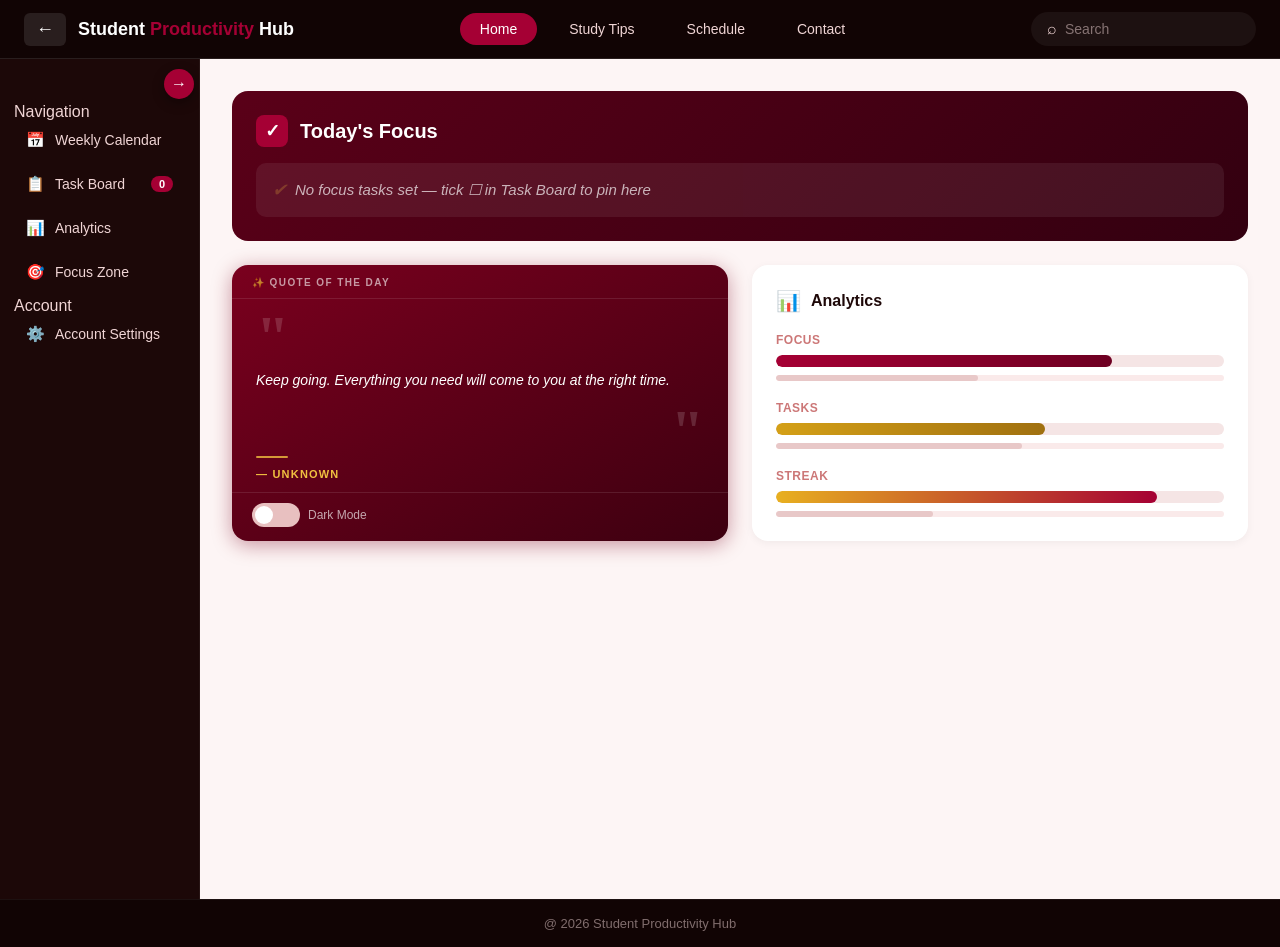
<file: index.html>
<!DOCTYPE html>
<html lang="en">
<head>
  <meta charset="UTF-8" />
  <meta name="viewport" content="width=device-width, initial-scale=1.0" />
  <title>Student Productivity Hub – Home</title>
  <link rel="stylesheet" href="style.css" />
</head>
<body>

  <nav class="topbar">
    <div class="topbar-left">
      <button class="back-btn" onclick="history.back()">←</button>
      <span class="site-title">Student <span>Productivity</span> Hub</span>
    </div>
    <div class="topbar-nav">
      <a href="index.html" class="active">Home</a>
      <a href="study-tips.html">Study Tips</a>
      <a href="schedule.html">Schedule</a>
      <a href="contact.html">Contact</a>
    </div>
    <div class="search-wrap">
      <span class="search-icon">⌕</span>
      <input class="search-bar" type="text" placeholder="Search" />
    </div>
  </nav>

  <div class="main-layout">

    <aside class="sidebar">

      <input type="checkbox" id="sidebar-toggle" class="sidebar-toggle-input" />

      <label for="sidebar-toggle" class="sidebar-toggle-btn">
        <span class="arrow-icon">→</span>
      </label>

      <div class="sidebar-collapsed">
        <span class="sidebar-group-label">Navigation</span>
        <a href="schedule.html" class="sidebar-item">
          <span class="sidebar-icon">📅</span>
          <span class="sidebar-text">Weekly Calendar</span>
        </a>
        <a href="javascript:void(0)" class="sidebar-item" onclick="showSection('tasks-section')">
          <span class="sidebar-icon">📋</span>
          <span class="sidebar-text">Task Board</span>
          <span class="sidebar-badge" id="task-badge">0</span>
        </a>
        <a href="javascript:void(0)" class="sidebar-item" onclick="showSection('calendar-section'); document.getElementById('analytics-card').scrollIntoView({behavior:'smooth'});">
          <span class="sidebar-icon">📊</span>
          <span class="sidebar-text">Analytics</span>
        </a>
        <a href="javascript:void(0)" class="sidebar-item" onclick="showSection('focus-section')">
          <span class="sidebar-icon">🎯</span>
          <span class="sidebar-text">Focus Zone</span>
        </a>
        <span class="sidebar-group-label" style="margin-top:12px">Account</span>
        <a href="javascript:void(0)" class="sidebar-item" onclick="showSection('settings-section')">
          <span class="sidebar-icon">⚙️</span>
          <span class="sidebar-text">Account Settings</span>
        </a>
      </div>

      <div class="sidebar-expanded">
        <div class="focus-mini">
          <div class="focus-mini-header">
            <span class="focus-check-mini">✓</span> Today's Focus
          </div>
          <div id="focus-mini-list">
            <div class="focus-mini-task"><span class="focus-tick-mini">✔</span> Finish Math Review and Read Chapter 3 in English</div>
          </div>
        </div>

        <div class="snapshot-mini">
          <div class="snapshot-mini-title">📋 To-do Snapshot</div>
          <div id="snapshot-list"></div>
          <button class="view-tasks-mini-btn" onclick="showSection('tasks-section')">VIEW TASKS</button>
        </div>

        <div class="sidebar-links">
          <a href="index.html" class="sidebar-link">Pomodoro Timer</a>
          <a href="javascript:void(0)" class="sidebar-link" onclick="toggleDarkMode()">Dark Mode</a>
        </div>
      </div>

    </aside>

    <main class="content">

      <div id="calendar-section" class="content-view">
        <div class="focus-box animate-1">
          <div class="focus-box-header">
            <div class="focus-check">✓</div>
            <h2>Today's Focus</h2>
          </div>
          <div id="focus-box-list">
            <div class="focus-task"><span class="focus-tick">✔</span> Finish Math Review and Read Chapter 3 in English.</div>
          </div>
        </div>

        <div style="display:grid; grid-template-columns:1fr 1fr; gap:24px;">
          <div id="quote-card" class="animate-2" style="border-radius:16px; overflow:hidden; background:linear-gradient(150deg,#7a001e 0%,#3d0010 100%); box-shadow:0 4px 20px rgba(122,0,30,0.4); display:flex; flex-direction:column; min-height:220px;">
            <div style="padding:12px 20px 10px; font-size:10px; font-weight:800; letter-spacing:1.4px; text-transform:uppercase; color:rgba(255,255,255,0.6); border-bottom:1px solid rgba(255,255,255,0.1);">✨ Quote of the Day</div>
            <div style="flex:1; display:flex; flex-direction:column; padding:16px 24px 12px;">
              <div style="font-size:60px; line-height:0.75; font-family:Georgia,serif; font-weight:900; color:rgba(255,255,255,0.15); user-select:none; margin-bottom:8px;">"</div>
              <p id="quote-text" style="font-size:14px; font-weight:500; line-height:1.85; color:#ffffff; font-style:italic; margin:0 0 14px 0; flex:1;">Loading...</p>
              <div style="font-size:60px; line-height:0.5; font-family:Georgia,serif; font-weight:900; color:rgba(255,255,255,0.15); user-select:none; text-align:right; margin-bottom:10px;">"</div>
              <div style="width:32px; height:2px; background:#f0c040; border-radius:2px; margin-bottom:10px; opacity:0.8;"></div>
              <p id="quote-author" style="font-size:11px; font-weight:800; color:#f0c040; letter-spacing:1.2px; text-transform:uppercase; margin:0;"></p>
            </div>
            <div style="padding:10px 20px 14px; border-top:1px solid rgba(255,255,255,0.1);">
              <div class="toggle-wrap" onclick="toggleDarkMode()" style="color:rgba(255,255,255,0.65); font-size:12px; gap:8px;">
                <div class="toggle-track"><div class="toggle-thumb"></div></div>
                <span>Dark Mode</span>
              </div>
            </div>
          </div>

          <div class="card animate-3" id="analytics-card">
            <div class="card-title">
              <div class="card-title-icon">📊</div>
              Analytics
            </div>
            <div class="analytics-grid">
              <div class="analytics-col">
                <div class="analytics-col-label">Focus</div>
                <div class="bar-track"><div class="bar-fill" style="width:75%"></div></div>
                <div class="bar-track-sm"><div class="bar-fill-sm" style="width:45%"></div></div>
              </div>
              <div class="analytics-col">
                <div class="analytics-col-label">Tasks</div>
                <div class="bar-track"><div class="bar-fill sage" style="width:60%"></div></div>
                <div class="bar-track-sm"><div class="bar-fill-sm" style="width:55%"></div></div>
              </div>
              <div class="analytics-col">
                <div class="analytics-col-label">Streak</div>
                <div class="bar-track"><div class="bar-fill amber" style="width:85%"></div></div>
                <div class="bar-track-sm"><div class="bar-fill-sm" style="width:35%"></div></div>
              </div>
            </div>
          </div>
        </div>
      </div>

      <div id="tasks-section" class="content-view" style="display: none;">
        <div class="card animate-1">
          <div class="card-title">
            <div class="card-title-icon">📋</div>
            Task Board
          </div>
          <div class="task-focus-header">
            <span class="task-focus-hint">🎯 Check the box under <strong>Today's Focus</strong> to pin a task to your Today's Focus section</span>
          </div>
          <div class="task-list-header">
            <span class="tlh-task">Task</span>
            <span class="tlh-focus">Today's Focus</span>
            <span class="tlh-actions">Actions</span>
          </div>
          <div id="task-list" class="task-list"></div>
          <div class="task-add-row">
            <input type="text" id="task-input" class="settings-input task-input-field" placeholder="Add a new task..." />
            <select id="task-priority" class="settings-input task-priority-select">
              <option value="high">🔴 High Priority</option>
              <option value="normal" selected>🟡 Normal</option>
              <option value="low">🟢 Low Priority</option>
            </select>
            <button class="settings-save-btn task-add-btn" onclick="addTask()">+ Add</button>
          </div>
        </div>
      </div>

      <div id="analytics-section" class="content-view" style="display: none;">
        <div class="card animate-1">
          <div class="card-title">📊 Analytics</div>
          <p>Tracking study trends.</p>
        </div>
      </div>

      <div id="focus-section" class="content-view" style="display: none;">


        <div class="fz-page-header animate-1">
          <div class="fz-page-icon">🎯</div>
          <div>
            <h2 class="fz-page-title">Focus Zone</h2>
            <p class="fz-page-sub">Tools to help you study smarter and stay on track</p>
          </div>
        </div>


        <div style="display:grid; grid-template-columns:1fr 1fr; gap:24px; margin-bottom:24px;">


          <div class="focus-panel animate-2">
            <div class="focus-panel-header">
              <span class="focus-panel-icon">⏱️</span>
              <span class="focus-panel-title">Pomodoro Timer</span>
            </div>
            <div class="focus-panel-body">
              <div class="focus-pomo-label">
                <span class="status-dot" id="fz-pomo-dot"></span>
                <span id="fz-pomo-mode">Study Session</span>
              </div>
              <div class="focus-pomo-display">
                <input class="fz-pomo-digit" id="fz-hh" type="text" maxlength="2" value="00" />
                <span class="fz-pomo-colon">:</span>
                <input class="fz-pomo-digit" id="fz-mm" type="text" maxlength="2" value="25" />
                <span class="fz-pomo-colon">:</span>
                <input class="fz-pomo-digit" id="fz-ss" type="text" maxlength="2" value="00" />
              </div>
              <div class="fz-pomo-units">
                <span>HH</span><span></span><span>MM</span><span></span><span>SS</span>
              </div>
              <div class="fz-pomo-controls">
                <button class="fz-btn fz-btn-start" id="fz-start-btn" onclick="fzStart()">▶ Start</button>
                <button class="fz-btn fz-btn-pause" id="fz-pause-btn" onclick="fzPause()" style="display:none;">⏸ Pause</button>
                <button class="fz-btn fz-btn-reset" onclick="fzReset()">↺ Reset</button>
              </div>
              <div class="fz-pomo-status" id="fz-status"></div>
              <a href="javascript:void(0)" class="fz-link" onclick="showSection('settings-section'); setTimeout(()=>document.getElementById('pomo-customization-card').scrollIntoView({behavior:'smooth',block:'start'}),100);">→ Customize timer duration in Account Settings</a>
            </div>
          </div>


          <div class="focus-panel animate-2">
            <div class="focus-panel-header">
              <span class="focus-panel-icon">📊</span>
              <span class="focus-panel-title">Session Stats</span>
            </div>
            <div class="focus-panel-body">
              <div class="fz-stats-grid">
                <div class="fz-stat-box">
                  <div class="fz-stat-num" id="fz-stat-sessions">0</div>
                  <div class="fz-stat-label">Sessions Today</div>
                </div>
                <div class="fz-stat-box">
                  <div class="fz-stat-num" id="fz-stat-mins">0</div>
                  <div class="fz-stat-label">Time Focused</div>
                </div>
                <div class="fz-stat-box">
                  <div class="fz-stat-num" id="fz-stat-streak">0</div>
                  <div class="fz-stat-label">Day Streak</div>
                </div>
                <div class="fz-stat-box">
                  <div class="fz-stat-num" id="fz-stat-tasks">0</div>
                  <div class="fz-stat-label">Tasks Done</div>
                </div>
              </div>
              <button class="fz-copy-btn" style="width:100%; text-align:center; margin-top:8px;" onclick="fzLogSession()">✚ Log Session Manually</button>
              <button class="fz-undo-btn" onclick="fzUndoSession()">↩ Undo Last Session</button>
              <div id="fz-log-msg" style="display:none; font-size:12px; color:#d4a017; font-weight:600; text-align:center;">✔ Session logged!</div>
              <div id="fz-undo-msg" style="display:none; font-size:12px; color:#d4a017; font-weight:600; text-align:center;">↩ Last session undone.</div>
            </div>
          </div>

        </div>


        <div style="display:grid; grid-template-columns:1fr 1fr; gap:24px;">


          <div class="focus-panel animate-3">
            <div class="focus-panel-header">
              <span class="focus-panel-icon">🚫</span>
              <span class="focus-panel-title">Website Blocker List</span>
            </div>
            <div class="focus-panel-body">
              <p class="fz-blocker-desc">Add distracting sites to your block list. Copy and paste into BlockSite, StayFocusd, or any browser extension.</p>
              <div class="fz-blocker-add">
                <input type="text" id="fz-block-input" class="settings-input" placeholder="e.g. facebook.com" />
                <button class="fz-btn fz-btn-start" onclick="fzAddBlock()">+ Add</button>
              </div>
              <div id="fz-block-list" class="fz-block-list"></div>
              <div id="fz-block-empty" class="fz-block-empty">No sites added yet. Add one above!</div>
              <div style="display:flex; gap:8px; margin-top:4px; flex-wrap:wrap;">
                <button class="fz-copy-btn" onclick="fzCopyList()">📋 Copy List</button>
                <button class="fz-copy-btn" style="background:linear-gradient(135deg,#3a0010,#1a0008);" onclick="fzClearBlocks()">🗑 Clear All</button>
              </div>
              <div id="fz-copy-msg" style="display:none; font-size:12px; color:#d4a017; font-weight:600;">✔ Copied to clipboard!</div>
            </div>
          </div>


          <div class="focus-panel animate-3">
            <div class="focus-panel-header">
              <span class="focus-panel-icon">💡</span>
              <span class="focus-panel-title">Focus Tips</span>
            </div>
            <div class="focus-panel-body fz-tips-body">
              <div class="fz-tip-item">
                <span class="fz-tip-num">01</span>
                <div>
                  <strong>Work in 25-minute blocks</strong>
                  <p>Use the Pomodoro technique — study for 25 mins, then take a 5-min break. Repeat 4 times, then take a longer break.</p>
                </div>
              </div>
              <div class="fz-tip-item">
                <span class="fz-tip-num">02</span>
                <div>
                  <strong>Silence notifications</strong>
                  <p>Put your phone on Do Not Disturb and close unneeded browser tabs before starting a session.</p>
                </div>
              </div>
              <div class="fz-tip-item">
                <span class="fz-tip-num">03</span>
                <div>
                  <strong>Set a clear goal first</strong>
                  <p>Before each session, pin one task to Today's Focus so you always know exactly what you're working on.</p>
                </div>
              </div>
              <div class="fz-tip-item">
                <span class="fz-tip-num">04</span>
                <div>
                  <strong>Keep water nearby</strong>
                  <p>Staying hydrated keeps your brain alert. Avoid leaving your desk for water mid-session.</p>
                </div>
              </div>
            </div>
          </div>

        </div>

      </div>
      <div id="settings-section" class="content-view" style="display: none;">
        <div class="card animate-1" style="margin-bottom: 24px;">
          <div class="card-title" style="margin-bottom: 20px;">
            <div class="card-title-icon">👤</div>
            User Profile
          </div>
          <div class="settings-group">
            <div class="settings-field">
              <label class="settings-label">Full Name</label>
              <input type="text" id="profile-name" class="settings-input" placeholder="e.g. Juan Dela Cruz" />
            </div>
            <div class="settings-field">
              <label class="settings-label">College Year</label>
              <select id="profile-year" class="settings-input">
                <option value="">Select Year</option>
                <option value="1st Year">1st Year</option>
                <option value="2nd Year">2nd Year</option>
                <option value="3rd Year">3rd Year</option>
                <option value="4th Year">4th Year</option>
                <option value="5th Year">5th Year</option>
              </select>
            </div>
            <div class="settings-field">
              <label class="settings-label">Major / Program</label>
              <input type="text" id="profile-major" class="settings-input" placeholder="e.g. BS Computer Engineering" />
            </div>
            <button class="settings-save-btn" onclick="saveProfile()">Save Profile</button>
            <p id="profile-saved-msg" class="settings-success-msg" style="display:none;">✔ Profile saved!</p>
          </div>
        </div>

        <div class="card animate-2" id="pomo-customization-card" style="margin-bottom: 24px;">
          <div class="card-title" style="margin-bottom: 20px;">
            <div class="card-title-icon">⏱</div>
            Pomodoro Customization
          </div>
          <div class="settings-group">
            <div class="settings-field">
              <label class="settings-label">Study Session Duration (HH:MM:SS)</label>
              <div class="pomo-time-input-wrap">
                <input type="text" id="pomo-study-hh" class="settings-input pomo-time-part" maxlength="2" placeholder="00" />
                <span class="pomo-time-colon">:</span>
                <input type="text" id="pomo-study-mm" class="settings-input pomo-time-part" maxlength="2" placeholder="25" />
                <span class="pomo-time-colon">:</span>
                <input type="text" id="pomo-study-ss" class="settings-input pomo-time-part" maxlength="2" placeholder="00" />
              </div>
            </div>
            <div class="settings-field">
              <label class="settings-label">Short Break Duration (HH:MM:SS)</label>
              <div class="pomo-time-input-wrap">
                <input type="text" id="pomo-break-hh" class="settings-input pomo-time-part" maxlength="2" placeholder="00" />
                <span class="pomo-time-colon">:</span>
                <input type="text" id="pomo-break-mm" class="settings-input pomo-time-part" maxlength="2" placeholder="05" />
                <span class="pomo-time-colon">:</span>
                <input type="text" id="pomo-break-ss" class="settings-input pomo-time-part" maxlength="2" placeholder="00" />
              </div>
            </div>
            <button class="settings-save-btn" onclick="savePomodoro()">Apply Timer</button>
            <p id="pomo-saved-msg" class="settings-success-msg" style="display:none;">✔ Timer updated!</p>
          </div>
        </div>

        <div class="card animate-3">
          <div class="card-title" style="margin-bottom: 20px;">
            <div class="card-title-icon">🗑️</div>
            Data Management
          </div>
          <div class="settings-group">
            <p class="settings-desc">This will permanently clear all saved data including tasks, analytics, and settings stored in your browser.</p>
            <button class="settings-danger-btn" onclick="clearAllData()">Clear All Data</button>
            <p id="clear-msg" class="settings-success-msg" style="display:none;">✔ All data cleared.</p>
          </div>
        </div>
      </div>

    </main>
  </div>

  <footer>@ 2026 Student Productivity Hub</footer>

  <script>

    function getTasks() {
      const s = localStorage.getItem('tasks');
      return s ? JSON.parse(s) : [];
    }
    function saveTasks(t) {
      localStorage.setItem('tasks', JSON.stringify(t));
    }


    function renderTasks() {
      const tasks = getTasks();
      const list = document.getElementById('task-list');
      if (list) {
        list.innerHTML = '';
        if (tasks.length === 0) {
          list.innerHTML = '<p class="task-empty">No tasks yet. Add one below!</p>';
        } else {
          tasks.forEach(task => {
            const pl = task.priority === 'high' ? '🔴' : task.priority === 'low' ? '🟢' : '🟡';
            const item = document.createElement('div');
            item.className = 'task-item' + (task.done ? ' task-done' : '') + (task.focus ? ' task-is-focus' : '');
            item.innerHTML =
              '<span class="task-priority-dot">' + pl + '</span>' +
              '<span class="task-text">' + task.text + '</span>' +
              '<label class="task-focus-label" title="Pin to Today\'s Focus">' +
                '<input type="checkbox" ' + (task.focus ? 'checked' : '') + ' onchange="toggleFocus(' + task.id + ', this.checked)" />' +
                '<span class="task-focus-box">' + (task.focus ? '🎯' : '☐') + '</span>' +
              '</label>' +
              '<div class="task-actions">' +
                '<button class="task-btn task-done-btn" onclick="toggleTask(' + task.id + ')">' + (task.done ? '↩' : '✔') + '</button>' +
                '<button class="task-btn task-delete-btn" onclick="deleteTask(' + task.id + ')">✕</button>' +
              '</div>';
            list.appendChild(item);
          });
        }
      }
      updateBadge(tasks);
      renderSnapshot(tasks);
      renderFocusBox(tasks);
      renderFocusMini(tasks);
    }


    function renderFocusBox(tasks) {
      const box = document.getElementById('focus-box-list');
      if (!box) return;
      const ft = tasks.filter(t => t.focus && !t.done);
      if (ft.length === 0) {
        box.innerHTML = '<div class="focus-task focus-task-empty"><span class="focus-tick" style="opacity:0.35">✔</span><em>No focus tasks set — tick ☐ in Task Board to pin here</em></div>';
      } else {
        box.innerHTML = ft.map(t => '<div class="focus-task"><span class="focus-tick">✔</span> ' + t.text + '</div>').join('');
      }
    }

    function renderFocusMini(tasks) {
      const mini = document.getElementById('focus-mini-list');
      if (!mini) return;
      const ft = tasks.filter(t => t.focus && !t.done);
      if (ft.length === 0) {
        mini.innerHTML = '<div class="focus-mini-task" style="opacity:0.6"><span class="focus-tick-mini">✔</span> No focus tasks set</div>';
      } else {
        mini.innerHTML = ft.slice(0, 3).map(t => '<div class="focus-mini-task"><span class="focus-tick-mini">✔</span> ' + t.text + '</div>').join('');
      }
    }

    function toggleFocus(id, checked) {
      const tasks = getTasks();
      const t = tasks.find(x => x.id === id);
      if (t) t.focus = checked;
      saveTasks(tasks);
      renderTasks();
    }


    function renderSnapshot(tasks) {
      const snap = document.getElementById('snapshot-list');
      if (!snap) return;
      const pending = tasks.filter(t => !t.done);
      if (pending.length === 0) {
        snap.innerHTML = '<div class="snapshot-empty">All caught up! 🎉</div>';
      } else {
        snap.innerHTML = pending.slice(0, 5).map(t => {
          const pl = t.priority === 'high' ? '🔴' : t.priority === 'low' ? '🟢' : '🟡';
          return '<div class="snapshot-mini-item">' + pl + ' ' + t.text + '</div>';
        }).join('') + (pending.length > 5 ? '<div class="snapshot-empty">+' + (pending.length - 5) + ' more...</div>' : '');
      }
    }

    function updateBadge(tasks) {
      document.querySelectorAll('#task-badge, .task-badge-all').forEach(b => b.textContent = tasks.length);
    }

    function addTask() {
      const input = document.getElementById('task-input');
      const priority = document.getElementById('task-priority').value;
      const text = input.value.trim();
      if (!text) return;
      const tasks = getTasks();
      const newId = tasks.length > 0 ? Math.max(...tasks.map(t => t.id)) + 1 : 1;
      tasks.push({ id: newId, text, priority, done: false, focus: false });
      saveTasks(tasks);
      renderTasks();
      input.value = '';
    }

    function deleteTask(id) {
      saveTasks(getTasks().filter(t => t.id !== id));
      renderTasks();
    }

    function toggleTask(id) {
      const tasks = getTasks();
      const t = tasks.find(x => x.id === id);
      if (t) t.done = !t.done;
      saveTasks(tasks);
      renderTasks();
    }

    document.addEventListener('keydown', e => {
      const ti = document.getElementById('task-input');
      if (e.key === 'Enter' && ti && ti === document.activeElement) addTask();
    });


    let pomoInterval = null;
    let pomoRunning = false;
    let pomoRemaining = 25 * 60;
    let pomoTotalSeconds = 25 * 60;

    function padTwo(n) { return String(n).padStart(2, '0'); }

    function getPomoInputSeconds() {
      return (parseInt((document.getElementById('pomo-hh')||{}).value)||0)*3600 +
             (parseInt((document.getElementById('pomo-mm')||{}).value)||0)*60 +
             (parseInt((document.getElementById('pomo-ss')||{}).value)||0);
    }

    function setPomoDisplay(s) {
      const hh = document.getElementById('pomo-hh');
      const mm = document.getElementById('pomo-mm');
      const ss = document.getElementById('pomo-ss');
      if (hh) hh.value = padTwo(Math.floor(s/3600));
      if (mm) mm.value = padTwo(Math.floor((s%3600)/60));
      if (ss) ss.value = padTwo(s%60);
    }

    function pomoStart() {
      if (pomoRunning) return;
      pomoRemaining = getPomoInputSeconds();
      if (pomoRemaining <= 0) return;
      pomoTotalSeconds = pomoRemaining;
      pomoRunning = true;
      const sb = document.getElementById('pomo-start-btn');
      if (sb) sb.style.display = 'none';
      const pb = document.getElementById('pomo-pause-btn');
      if (pb) pb.style.display = 'inline-block';
      const st = document.getElementById('pomo-status-txt');
      if (st) st.textContent = '⏳ Timer running...';
      ['pomo-hh', 'pomo-mm', 'pomo-ss'].forEach(id => {
        const el = document.getElementById(id);
        if (el) el.readOnly = true;
      });
      pomoInterval = setInterval(() => {
        pomoRemaining--;
        setPomoDisplay(pomoRemaining);
        if (pomoRemaining <= 0) {
          clearInterval(pomoInterval);
          pomoInterval = null;
          pomoRunning = false;
          const sb = document.getElementById('pomo-start-btn');
          if (sb) {
            sb.style.display = 'inline-block';
            sb.textContent = '▶ Start';
          }
          const pb = document.getElementById('pomo-pause-btn');
          if (pb) pb.style.display = 'none';
          const st = document.getElementById('pomo-status-txt');
          if (st) st.textContent = "✅ Time's up!";
          ['pomo-hh', 'pomo-mm', 'pomo-ss'].forEach(id => {
            const el = document.getElementById(id);
            if (el) el.readOnly = false;
          });
        }
      }, 1000);
    }

    function pomoPause() {
      if (!pomoRunning) return;
      clearInterval(pomoInterval);
      pomoInterval = null;
      pomoRunning = false;
      const sb = document.getElementById('pomo-start-btn');
      if (sb) {
        sb.style.display = 'inline-block';
        sb.textContent = '▶ Resume';
      }
      const pb = document.getElementById('pomo-pause-btn');
      if (pb) pb.style.display = 'none';
      const st = document.getElementById('pomo-status-txt');
      if (st) st.textContent = '⏸ Paused';
      ['pomo-hh', 'pomo-mm', 'pomo-ss'].forEach(id => {
        const el = document.getElementById(id);
        if (el) el.readOnly = false;
      });
    }

    function pomoReset() {
      clearInterval(pomoInterval);
      pomoInterval = null;
      pomoRunning = false;
      const s = parseInt(localStorage.getItem('pomo-study-secs')) || 25 * 60;
      pomoRemaining = s;
      pomoTotalSeconds = s;
      setPomoDisplay(s);
      const sb = document.getElementById('pomo-start-btn');
      if (sb) {
        sb.style.display = 'inline-block';
        sb.textContent = '▶ Start';
      }
      const pb = document.getElementById('pomo-pause-btn');
      if (pb) pb.style.display = 'none';
      const st = document.getElementById('pomo-status-txt');
      if (st) st.textContent = '';
      ['pomo-hh', 'pomo-mm', 'pomo-ss'].forEach(id => {
        const el = document.getElementById(id);
        if (el) el.readOnly = false;
      });
    }


    function showSection(sectionId) {
      document.querySelectorAll('.content-view').forEach(v => v.style.display = 'none');
      document.getElementById(sectionId).style.display = 'block';
      if (sectionId === 'tasks-section') renderTasks();
    }

    function toggleDarkMode() {
      document.body.classList.toggle('dark-mode');
      localStorage.setItem('theme', document.body.classList.contains('dark-mode') ? 'dark' : 'light');
    }


    function saveProfile() {
      localStorage.setItem('profile-name', document.getElementById('profile-name').value.trim());
      localStorage.setItem('profile-year', document.getElementById('profile-year').value);
      localStorage.setItem('profile-major', document.getElementById('profile-major').value.trim());
      const msg = document.getElementById('profile-saved-msg');
      msg.style.display = 'block';
      setTimeout(() => msg.style.display = 'none', 3000);
    }

    function parsePomoTimeInput(hhId, mmId, ssId) {
      return (parseInt(document.getElementById(hhId).value)||0)*3600 +
             (parseInt(document.getElementById(mmId).value)||0)*60 +
             (parseInt(document.getElementById(ssId).value)||0);
    }

    function savePomodoro() {
      const studySecs = parsePomoTimeInput('pomo-study-hh','pomo-study-mm','pomo-study-ss');
      const brkSecs = parsePomoTimeInput('pomo-break-hh','pomo-break-mm','pomo-break-ss');
      if (studySecs <= 0) return;
      localStorage.setItem('pomo-study-secs', studySecs);
      localStorage.setItem('pomo-break-secs', brkSecs || 300);
      if (!pomoRunning) {
        setPomoDisplay(studySecs);
        pomoRemaining = studySecs;
        pomoTotalSeconds = studySecs;
      }
      const msg = document.getElementById('pomo-saved-msg');
      msg.style.display = 'block'; setTimeout(() => msg.style.display = 'none', 3000);
    }

    function clearAllData() {
      localStorage.clear();
      ['profile-name', 'profile-year', 'profile-major'].forEach(id => {
        const el = document.getElementById(id);
        if (el) el.value = '';
      });
      ['pomo-study-hh', 'pomo-study-mm', 'pomo-study-ss', 'pomo-break-hh', 'pomo-break-mm', 'pomo-break-ss'].forEach(id => {
        const el = document.getElementById(id);
        if (el) el.value = '';
      });
      pomoReset();
      renderTasks();
      const msg = document.getElementById('clear-msg');
      msg.style.display = 'block'; setTimeout(() => msg.style.display = 'none', 3000);
    }

    function loadSettings() {
      const name = localStorage.getItem('profile-name');
      const year = localStorage.getItem('profile-year');
      const major = localStorage.getItem('profile-major');
      const studySecs = parseInt(localStorage.getItem('pomo-study-secs')) || 25*60;
      const brkSecs = parseInt(localStorage.getItem('pomo-break-secs')) || 5*60;
      if (name) document.getElementById('profile-name').value = name;
      if (year) document.getElementById('profile-year').value = year;
      if (major) document.getElementById('profile-major').value = major;
      const fillTime = (hh, mm, ss, secs) => {
        document.getElementById(hh).value = padTwo(Math.floor(secs/3600));
        document.getElementById(mm).value = padTwo(Math.floor((secs%3600)/60));
        document.getElementById(ss).value = padTwo(secs%60);
      };
      fillTime('pomo-study-hh','pomo-study-mm','pomo-study-ss', studySecs);
      fillTime('pomo-break-hh','pomo-break-mm','pomo-break-ss', brkSecs);
      setPomoDisplay(studySecs);
      pomoRemaining = studySecs;
      pomoTotalSeconds = studySecs;
    }


    let fzInterval = null;
    let fzRunning = false;
    let fzRemaining = 25 * 60;
    let fzTotalSecs = 25*60;
    let fzSecsElapsed = 0;

    function fzPad(n) { return String(n).padStart(2,'0'); }

    function fzSetDisplay(secs) {
      document.getElementById('fz-hh').value = fzPad(Math.floor(secs/3600));
      document.getElementById('fz-mm').value = fzPad(Math.floor((secs%3600)/60));
      document.getElementById('fz-ss').value = fzPad(secs%60);
    }

    function fzGetInput() {
      return (parseInt(document.getElementById('fz-hh').value)||0)*3600 +
             (parseInt(document.getElementById('fz-mm').value)||0)*60 +
             (parseInt(document.getElementById('fz-ss').value)||0);
    }

    function fzStart() {
      if (fzRunning) return;
      fzRemaining = fzGetInput();
      if (fzRemaining <= 0) return;
      fzTotalSecs = fzRemaining;
      fzRunning = true;
      document.getElementById('fz-start-btn').style.display = 'none';
      document.getElementById('fz-pause-btn').style.display = 'inline-block';
      document.getElementById('fz-status').textContent = '⏳ Timer running...';
      ['fz-hh', 'fz-mm', 'fz-ss'].forEach(id => document.getElementById(id).readOnly = true);
      fzInterval = setInterval(() => {
        fzRemaining--;
        fzSecsElapsed++;
        fzSetDisplay(fzRemaining);
        updateLiveMins();
        if (fzRemaining <= 0) {
          clearInterval(fzInterval);
          fzInterval = null;
          fzRunning = false;
          fzAutoLogSession();
          fzSecsElapsed = 0;
          document.getElementById('fz-start-btn').style.display = 'inline-block';
          document.getElementById('fz-start-btn').textContent = '▶ Start';
          document.getElementById('fz-pause-btn').style.display = 'none';
          document.getElementById('fz-status').textContent = "✅ Time's up! Session logged.";
          ['fz-hh', 'fz-mm', 'fz-ss'].forEach(id => document.getElementById(id).readOnly = false);
        }
      }, 1000);
    }

    function fzPause() {
      if (!fzRunning) return;
      clearInterval(fzInterval);
      fzInterval = null;
      fzRunning = false;
      document.getElementById('fz-start-btn').style.display = 'inline-block';
      document.getElementById('fz-start-btn').textContent = '▶ Resume';
      document.getElementById('fz-pause-btn').style.display = 'none';
      document.getElementById('fz-status').textContent = '⏸ Paused';
      ['fz-hh', 'fz-mm', 'fz-ss'].forEach(id => document.getElementById(id).readOnly = false);
    }

    function fzReset() {
      clearInterval(fzInterval);
      fzInterval = null;
      fzRunning = false;
      fzSecsElapsed = 0;
      const secs = parseInt(localStorage.getItem('pomo-study-secs')) || 25 * 60;
      fzTotalSecs = secs;
      fzRemaining = secs;
      fzSetDisplay(secs);
      const sb = document.getElementById('fz-start-btn');
      if (sb) {
        sb.style.display = 'inline-block';
        sb.textContent = '▶ Start';
      }
      const pb = document.getElementById('fz-pause-btn');
      if (pb) pb.style.display = 'none';
      const st = document.getElementById('fz-status');
      if (st) st.textContent = '';
      ['fz-hh', 'fz-mm', 'fz-ss'].forEach(id => {
        const el = document.getElementById(id);
        if (el) el.readOnly = false;
      });
    }

    function updateLiveMins() {
      const el = document.getElementById('fz-stat-mins');
      if (!el) return;


      const totalSecsElapsed = fzSecsElapsed;
      const mins = Math.floor(totalSecsElapsed / 60);
      const secs = totalSecsElapsed % 60;

      if (totalSecsElapsed < 60) {
        el.textContent = secs + 's';
      } else {
        el.textContent = mins + (secs > 0 ? 'm ' + secs + 's' : 'm');
      }
    }


    function getBlockList() {
      const s = localStorage.getItem('block-list');
      return s ? JSON.parse(s) : [];
    }

    function saveBlockList(list) {
      localStorage.setItem('block-list', JSON.stringify(list));
    }

    function renderBlockList() {
      const list = getBlockList();
      const container = document.getElementById('fz-block-list');
      const empty = document.getElementById('fz-block-empty');
      if (!container) return;
      if (list.length === 0) {
        container.innerHTML = '';
        if (empty) empty.style.display = 'block';
      } else {
        if (empty) empty.style.display = 'none';
        container.innerHTML = list.map((site, i) =>
          '<div class="fz-block-item">' +
            '<span class="fz-block-site">🔴 ' + site + '</span>' +
            '<button class="fz-block-remove" onclick="fzRemoveBlock(' + i + ')">✕</button>' +
          '</div>'
        ).join('');
      }
    }

    function fzAddBlock() {
      const input = document.getElementById('fz-block-input');
      let val = input.value.trim().toLowerCase();
      val = val.replace('https://', '').replace('http://', '');
      const slashIdx = val.indexOf('/');
      if (slashIdx > -1) val = val.substring(0, slashIdx);
      if (!val) return;
      const list = getBlockList();
      if (!list.includes(val)) {
        list.push(val);
        saveBlockList(list);
      }
      renderBlockList();
      input.value = '';
    }

    function fzRemoveBlock(i) {
      const list = getBlockList();
      list.splice(i, 1);
      saveBlockList(list);
      renderBlockList();
    }

    function fzCopyList() {
      const list = getBlockList();
      if (list.length === 0) return;
      navigator.clipboard.writeText(list.join('\n')).then(() => {
        const msg = document.getElementById('fz-copy-msg');
        msg.style.display = 'block';
        setTimeout(() => msg.style.display = 'none', 2500);
      });
    }

    function fzClearBlocks() {
      saveBlockList([]);
      renderBlockList();
    }


    function getStats() {
      const today = new Date().toDateString();
      const s = localStorage.getItem('fz-stats');
      const data = s ? JSON.parse(s) : {};

      if (!data.date || data.date !== today) {
        const fresh = { date: today, sessions: 0, mins: 0, secs: 0, streak: 0, history: [] };
        localStorage.setItem('fz-stats', JSON.stringify(fresh));
        return fresh;
      }
      if (!data.history) data.history = [];
      if (!data.secs) data.secs = 0;
      return data;
    }

    function saveStats(data) {
      localStorage.setItem('fz-stats', JSON.stringify(data));
    }

    function renderStats() {
      const stats = getStats();
      const tasks = getTasks();
      const done = tasks.filter(t => t.done).length;
      const el = id => document.getElementById(id);
      if (el('fz-stat-sessions')) el('fz-stat-sessions').textContent = stats.sessions;
      if (el('fz-stat-mins')) {
        if (fzSecsElapsed === 0) {
          el('fz-stat-mins').textContent = '0';
        } else {
          const mins = Math.floor(fzSecsElapsed / 60);
          const secs = fzSecsElapsed % 60;
          el('fz-stat-mins').textContent = fzSecsElapsed < 60 ? secs + 's' : mins + (secs > 0 ? 'm ' + secs + 's' : 'm');
        }
      }
      if (el('fz-stat-streak')) el('fz-stat-streak').textContent = stats.streak;
      if (el('fz-stat-tasks')) el('fz-stat-tasks').textContent = done;
    }

    function fzAutoLogSession() {
      const stats = getStats();
      const minsThisSession = Math.round(fzTotalSecs / 60);
      stats.history.push({ sessions: 1, mins: minsThisSession });
      stats.sessions += 1;
      stats.mins += minsThisSession;
      stats.secs = 0;
      stats.streak = Math.max(1, stats.streak);
      saveStats(stats);
      renderStats();
    }

    function fzLogSession() {
      const stats = getStats();
      const minsThisSession = Math.max(1, Math.floor(fzSecsElapsed / 60));
      stats.history.push({ sessions: 1, mins: minsThisSession });
      stats.sessions += 1;
      stats.mins += minsThisSession;
      stats.secs = 0;
      stats.streak = Math.max(1, stats.streak);
      fzSecsElapsed = 0;
      saveStats(stats);
      renderStats();
      const msg = document.getElementById('fz-log-msg');
      if (msg) {
        msg.style.display = 'block';
        setTimeout(() => msg.style.display = 'none', 2500);
      }
    }

    function fzUndoSession() {
      const stats = getStats();
      if (!stats.history || stats.history.length === 0) return;
      const last = stats.history.pop();
      stats.sessions = Math.max(0, stats.sessions - last.sessions);
      stats.mins = Math.max(0, stats.mins - last.mins);
      saveStats(stats);
      renderStats();
      const msg = document.getElementById('fz-undo-msg');
      if (msg) {
        msg.style.display = 'block';
        setTimeout(() => msg.style.display = 'none', 2500);
      }
    }

    document.addEventListener('keydown', e => {
      const bi = document.getElementById('fz-block-input');
      if (e.key === 'Enter' && bi && bi === document.activeElement) fzAddBlock();
    });


    const QUOTES = [
      { text: "The secret of getting ahead is getting started.", author: "Mark Twain" },
      { text: "It does not matter how slowly you go as long as you do not stop.", author: "Confucius" },
      { text: "Success is the sum of small efforts, repeated day in and day out.", author: "Robert Collier" },
      { text: "Don't watch the clock; do what it does. Keep going.", author: "Sam Levenson" },
      { text: "The expert in anything was once a beginner.", author: "Helen Hayes" },
      { text: "Believe you can and you're halfway there.", author: "Theodore Roosevelt" },
      { text: "Education is the most powerful weapon which you can use to change the world.", author: "Nelson Mandela" },
      { text: "The beautiful thing about learning is that no one can take it away from you.", author: "B.B. King" },
      { text: "In the middle of every difficulty lies opportunity.", author: "Albert Einstein" },
      { text: "You don't have to be great to start, but you have to start to be great.", author: "Zig Ziglar" },
      { text: "Push yourself, because no one else is going to do it for you.", author: "Unknown" },
      { text: "Great things never came from comfort zones.", author: "Unknown" },
      { text: "Dream it. Wish it. Do it.", author: "Unknown" },
      { text: "Success doesn't just find you. You have to go out and get it.", author: "Unknown" },
      { text: "The harder you work for something, the greater you'll feel when you achieve it.", author: "Unknown" },
      { text: "Don't stop when you're tired. Stop when you're done.", author: "Unknown" },
      { text: "Wake up with determination. Go to bed with satisfaction.", author: "Unknown" },
      { text: "Little things make big days.", author: "Unknown" },
      { text: "It's going to be hard, but hard does not mean impossible.", author: "Unknown" },
      { text: "Don't wait for opportunity. Create it.", author: "Unknown" },
      { text: "Sometimes we're tested not to show our weaknesses, but to discover our strengths.", author: "Unknown" },
      { text: "The key to success is to focus on goals, not obstacles.", author: "Unknown" },
      { text: "Study while others are sleeping; work while others are loafing.", author: "William A. Ward" },
      { text: "Motivation is what gets you started. Habit is what keeps you going.", author: "Jim Ryun" },
      { text: "You are capable of more than you know.", author: "Unknown" },
      { text: "Every accomplishment starts with the decision to try.", author: "John F. Kennedy" },
      { text: "The future belongs to those who believe in the beauty of their dreams.", author: "Eleanor Roosevelt" },
      { text: "Perseverance is not a long race; it is many short races one after the other.", author: "Walter Elliot" },
      { text: "Learning is not attained by chance, it must be sought for with ardor and attended with diligence.", author: "Abigail Adams" },
      { text: "An investment in knowledge pays the best interest.", author: "Benjamin Franklin" },
      { text: "The mind is not a vessel to be filled, but a fire to be kindled.", author: "Plutarch" },
      { text: "You have to fight through some bad days to earn the best days of your life.", author: "Unknown" },
      { text: "Strive for progress, not perfection.", author: "Unknown" },
      { text: "Small steps every day lead to big results.", author: "Unknown" },
      { text: "A year from now you may wish you had started today.", author: "Karen Lamb" },
      { text: "The pain you feel today will be the strength you feel tomorrow.", author: "Unknown" },
      { text: "Discipline is the bridge between goals and accomplishment.", author: "Jim Rohn" },
      { text: "There are no shortcuts to any place worth going.", author: "Beverly Sills" },
      { text: "Don't limit your challenges. Challenge your limits.", author: "Unknown" },
      { text: "Genius is one percent inspiration and ninety-nine percent perspiration.", author: "Thomas Edison" },
      { text: "The only way to do great work is to love what you do.", author: "Steve Jobs" },
      { text: "It always seems impossible until it's done.", author: "Nelson Mandela" },
      { text: "You don't get what you wish for. You get what you work for.", author: "Unknown" },
      { text: "The difference between ordinary and extraordinary is that little extra.", author: "Jimmy Johnson" },
      { text: "Start where you are. Use what you have. Do what you can.", author: "Arthur Ashe" },
      { text: "Failure is the opportunity to begin again more intelligently.", author: "Henry Ford" },
      { text: "Excellence is not a skill. It is an attitude.", author: "Ralph Marston" },
      { text: "Be so good they can't ignore you.", author: "Steve Martin" },
      { text: "What you do today can improve all your tomorrows.", author: "Ralph Marston" },
      { text: "Your only limit is your mind.", author: "Unknown" },
      { text: "Challenges are what make life interesting. Overcoming them is what makes life meaningful.", author: "Joshua Marine" },
      { text: "The only place where success comes before work is in the dictionary.", author: "Vidal Sassoon" },
      { text: "Fall seven times, stand up eight.", author: "Japanese Proverb" },
      { text: "You are never too old to set another goal or to dream a new dream.", author: "C.S. Lewis" },
      { text: "Keep going. Everything you need will come to you at the right time.", author: "Unknown" },
      { text: "Focus on being productive instead of busy.", author: "Tim Ferriss" },
      { text: "The secret to getting ahead is getting started.", author: "Agatha Christie" },
      { text: "Work hard in silence. Let success be your noise.", author: "Frank Ocean" },
      { text: "Your future is created by what you do today, not tomorrow.", author: "Robert Kiyosaki" },
      { text: "Doubt kills more dreams than failure ever will.", author: "Suzy Kassem" },
      { text: "A little progress each day adds up to big results.", author: "Unknown" }
    ];

    let lastQuoteIdx = -1;

    function getQuoteOfDay() {

      const today = new Date();
      const seed = today.getFullYear() * 10000 + (today.getMonth() + 1) * 100 + today.getDate();
      return seed % QUOTES.length;
    }

    function displayQuote(idx) {
      lastQuoteIdx = idx;
      const q = QUOTES[idx];
      const textEl = document.getElementById('quote-text');
      const authorEl = document.getElementById('quote-author');
      if (textEl) {
        textEl.textContent = q.text;
        textEl.style.cssText = 'font-size:14px;font-weight:500;line-height:1.85;color:#ffffff;font-style:italic;margin:0 0 14px 0;flex:1;';
      }
      if (authorEl) {
        authorEl.textContent = '— ' + q.author;
        authorEl.style.cssText = 'font-size:11px;font-weight:800;color:#f0c040;letter-spacing:1.2px;text-transform:uppercase;margin:0;';
      }
    }


    displayQuote(getQuoteOfDay());

    window.addEventListener('load', () => {
      if (localStorage.getItem('theme') === 'dark') document.body.classList.add('dark-mode');
      loadSettings();

      localStorage.removeItem('fz-stats');
      fzReset();
      renderBlockList();
      renderStats();
      const t = getTasks();
      renderTasks();
      renderSnapshot(t);
      renderFocusBox(t);
      renderFocusMini(t);
      const hash = window.location.hash.replace('#', '');
      if (hash === 'analytics-card') {
        showSection('calendar-section');
        setTimeout(() => document.getElementById('analytics-card').scrollIntoView({behavior:'smooth'}), 100);
      } else if (hash === 'pomo-customization-card') {
        showSection('settings-section');
        setTimeout(() => document.getElementById('pomo-customization-card').scrollIntoView({behavior:'smooth', block:'start'}), 100);
      } else if (hash === 'tasks-section') {
        showSection('tasks-section');
      } else if (hash) {
        const target = document.getElementById(hash);
        if (target) showSection(hash);
      }
    });
  </script>

</body>
</html>
</file>
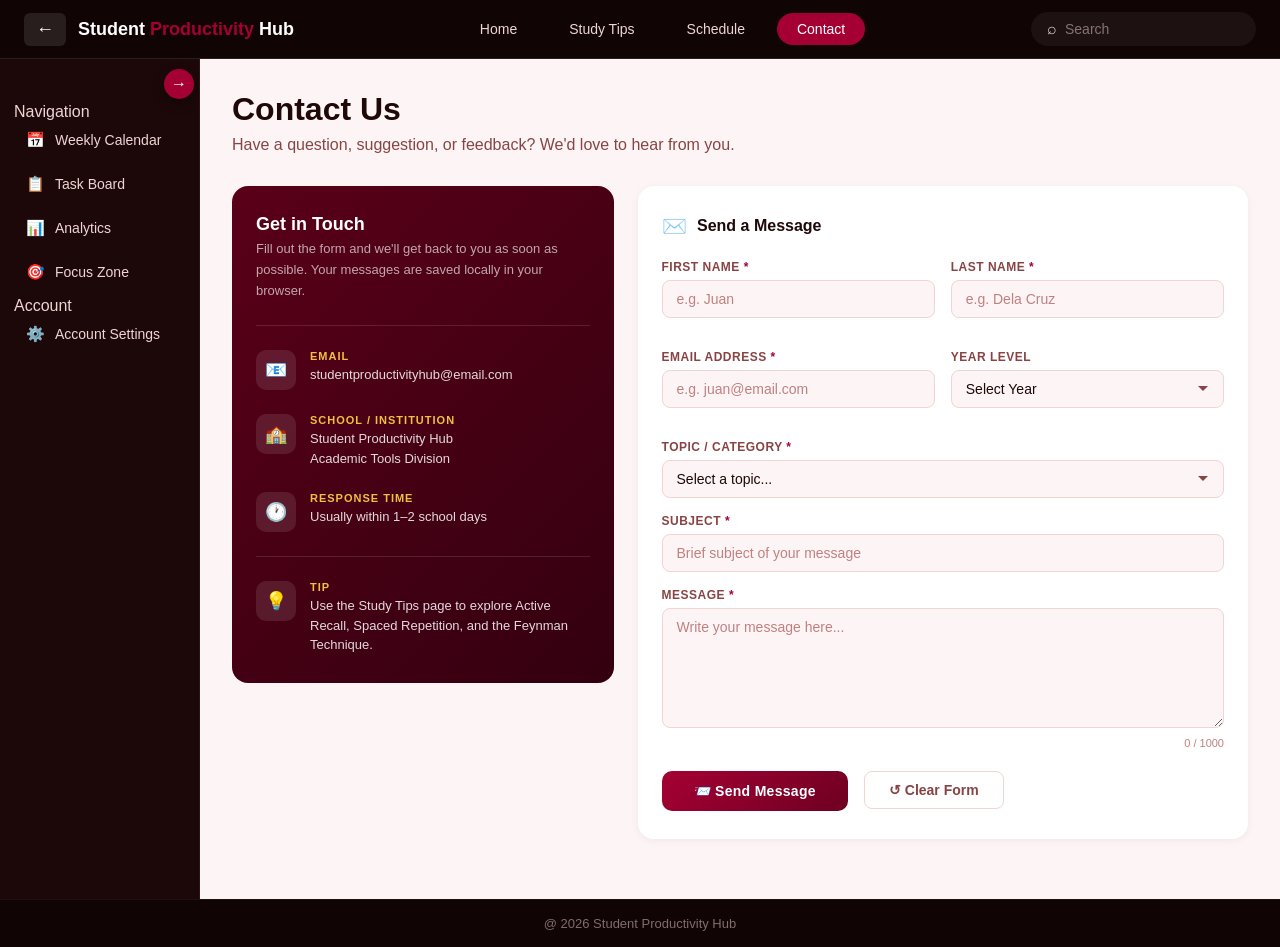
<file: contact.html>
<!DOCTYPE html>
<html lang="en">
<head>
  <meta charset="UTF-8" />
  <meta name="viewport" content="width=device-width, initial-scale=1.0" />
  <title>Student Productivity Hub – Contact</title>
  <link rel="stylesheet" href="style.css" />
</head>
<body>

  <nav class="topbar">
    <div class="topbar-left">
      <button class="back-btn" onclick="history.back()">←</button>
      <span class="site-title">Student <span>Productivity</span> Hub</span>
    </div>
    <div class="topbar-nav">
      <a href="index.html">Home</a>
      <a href="study-tips.html">Study Tips</a>
      <a href="schedule.html">Schedule</a>
      <a href="contact.html" class="active">Contact</a>
    </div>
    <div class="search-wrap">
      <span class="search-icon">⌕</span>
      <input class="search-bar" type="text" placeholder="Search" />
    </div>
  </nav>

  <div class="main-layout">

    <aside class="sidebar">

      <input type="checkbox" id="sidebar-toggle" class="sidebar-toggle-input" />

      <label for="sidebar-toggle" class="sidebar-toggle-btn">
        <span class="arrow-icon">→</span>
      </label>

      <div class="sidebar-collapsed">
        <span class="sidebar-group-label">Navigation</span>
        <a href="schedule.html" class="sidebar-item">
          <span class="sidebar-icon">📅</span>
          <span class="sidebar-text">Weekly Calendar</span>
        </a>
        <a href="index.html#tasks-section" class="sidebar-item">
          <span class="sidebar-icon">📋</span>
          <span class="sidebar-text">Task Board</span>
        </a>
        <a href="index.html#analytics-card" class="sidebar-item">
          <span class="sidebar-icon">📊</span>
          <span class="sidebar-text">Analytics</span>
        </a>
        <a href="index.html" class="sidebar-item">
          <span class="sidebar-icon">🎯</span>
          <span class="sidebar-text">Focus Zone</span>
        </a>
        <span class="sidebar-group-label" style="margin-top:12px">Account</span>
        <a href="index.html" class="sidebar-item">
          <span class="sidebar-icon">⚙️</span>
          <span class="sidebar-text">Account Settings</span>
        </a>
      </div>

      <div class="sidebar-expanded">
        <div class="focus-mini">
          <div class="focus-mini-header">
            <span class="focus-check-mini">✓</span> Today's Focus
          </div>
          <div id="focus-mini-list">
            <div class="focus-mini-task"><span class="focus-tick-mini">✔</span> No focus tasks set</div>
          </div>
        </div>

        <div class="sidebar-links">
          <a href="index.html" class="sidebar-link">Pomodoro Timer</a>
          <a href="javascript:void(0)" class="sidebar-link" onclick="toggleDarkMode()">Dark Mode</a>
        </div>
      </div>

    </aside>

    <main class="content">

      <div class="contact-page-header animate-1">
        <h1>Contact Us</h1>
        <p>Have a question, suggestion, or feedback? We'd love to hear from you.</p>
      </div>

      <div class="contact-grid">

        <!-- Left: Info Card -->
        <div class="contact-info-card animate-2">
          <div>
            <div class="contact-info-title">Get in Touch</div>
            <p class="contact-info-sub">Fill out the form and we'll get back to you as soon as possible. Your messages are saved locally in your browser.</p>
          </div>

          <hr class="contact-divider" />

          <div class="contact-info-item">
            <div class="contact-info-icon">📧</div>
            <div>
              <div class="contact-info-label">Email</div>
              <div class="contact-info-value">studentproductivityhub@email.com</div>
            </div>
          </div>

          <div class="contact-info-item">
            <div class="contact-info-icon">🏫</div>
            <div>
              <div class="contact-info-label">School / Institution</div>
              <div class="contact-info-value">Student Productivity Hub<br/>Academic Tools Division</div>
            </div>
          </div>

          <div class="contact-info-item">
            <div class="contact-info-icon">🕐</div>
            <div>
              <div class="contact-info-label">Response Time</div>
              <div class="contact-info-value">Usually within 1–2 school days</div>
            </div>
          </div>

          <hr class="contact-divider" />

          <div class="contact-info-item">
            <div class="contact-info-icon">💡</div>
            <div>
              <div class="contact-info-label">Tip</div>
              <div class="contact-info-value">Use the Study Tips page to explore Active Recall, Spaced Repetition, and the Feynman Technique.</div>
            </div>
          </div>
        </div>

        <!-- Right: Contact Form -->
        <div class="contact-form-card animate-3">
          <div class="contact-form-title">
            <div class="contact-form-title-icon">✉️</div>
            Send a Message
          </div>

          <div class="cf-row">
            <div class="cf-field">
              <label class="cf-label" for="cf-firstname">First Name <span style="color:var(--accent)">*</span></label>
              <input type="text" id="cf-firstname" class="cf-input" placeholder="e.g. Juan" maxlength="50" />
              <span class="cf-error-msg" id="cf-firstname-err">First name is required.</span>
            </div>
            <div class="cf-field">
              <label class="cf-label" for="cf-lastname">Last Name <span style="color:var(--accent)">*</span></label>
              <input type="text" id="cf-lastname" class="cf-input" placeholder="e.g. Dela Cruz" maxlength="50" />
              <span class="cf-error-msg" id="cf-lastname-err">Last name is required.</span>
            </div>
          </div>

          <div class="cf-row">
            <div class="cf-field">
              <label class="cf-label" for="cf-email">Email Address <span style="color:var(--accent)">*</span></label>
              <input type="email" id="cf-email" class="cf-input" placeholder="e.g. juan@email.com" maxlength="100" />
              <span class="cf-error-msg" id="cf-email-err">Please enter a valid email address.</span>
            </div>
            <div class="cf-field">
              <label class="cf-label" for="cf-year">Year Level</label>
              <select id="cf-year" class="cf-input cf-select">
                <option value="">Select Year</option>
                <option value="1st Year">1st Year</option>
                <option value="2nd Year">2nd Year</option>
                <option value="3rd Year">3rd Year</option>
                <option value="4th Year">4th Year</option>
                <option value="5th Year">5th Year</option>
                <option value="Graduate">Graduate</option>
                <option value="Other">Other</option>
              </select>
            </div>
          </div>

          <div class="cf-field">
            <label class="cf-label" for="cf-topic">Topic / Category <span style="color:var(--accent)">*</span></label>
            <select id="cf-topic" class="cf-input cf-select">
              <option value="">Select a topic...</option>
              <option value="General Inquiry">General Inquiry</option>
              <option value="Bug Report">Bug Report</option>
              <option value="Feature Request">Feature Request</option>
              <option value="Study Tips Feedback">Study Tips Feedback</option>
              <option value="Schedule / Planner">Schedule / Planner</option>
              <option value="Pomodoro Timer">Pomodoro Timer</option>
              <option value="Other">Other</option>
            </select>
            <span class="cf-error-msg" id="cf-topic-err">Please select a topic.</span>
          </div>

          <div class="cf-field">
            <label class="cf-label" for="cf-subject">Subject <span style="color:var(--accent)">*</span></label>
            <input type="text" id="cf-subject" class="cf-input" placeholder="Brief subject of your message" maxlength="100" />
            <span class="cf-error-msg" id="cf-subject-err">Subject is required.</span>
          </div>

          <div class="cf-field">
            <label class="cf-label" for="cf-message">Message <span style="color:var(--accent)">*</span></label>
            <textarea id="cf-message" class="cf-input cf-textarea" placeholder="Write your message here..." maxlength="1000" oninput="cfUpdateCharCount()"></textarea>
            <div class="cf-char-count" id="cf-char-count">0 / 1000</div>
            <span class="cf-error-msg" id="cf-message-err">Message is required.</span>
          </div>

          <div class="cf-submit-row">
            <button class="cf-submit-btn" onclick="cfSubmit()">📨 Send Message</button>
            <button class="settings-save-btn" style="background:transparent; color:#884444; border:1.5px solid #f0d5d5; box-shadow:none;" onclick="cfReset()">↺ Clear Form</button>
          </div>

          <div class="cf-success-msg" id="cf-success-msg">
            ✅ Your message has been sent! We'll get back to you soon.
          </div>

        </div>
      </div>

      <!-- Submitted Messages Log -->
      <div class="contact-submissions-card animate-4" id="cf-submissions-card" style="display:none;">
        <div class="contact-submissions-title">
          <span style="font-size:20px">📬</span>
          Submitted Messages
          <span id="cf-sub-count-badge" class="ar-count-badge">0</span>
          <button class="cf-sub-delete" style="margin-left:auto; font-size:12px; padding:4px 12px; border:1.5px solid #f0d5d5; border-radius:6px;" onclick="cfClearAll()">🗑 Clear All</button>
        </div>
        <div id="cf-submissions-list"></div>
      </div>

    </main>
  </div>

  <footer>@ 2026 Student Productivity Hub</footer>

  <script>

    function toggleDarkMode() {
      document.body.classList.toggle('dark-mode');
      localStorage.setItem('theme', document.body.classList.contains('dark-mode') ? 'dark' : 'light');
    }

    // ── Character counter ──
    function cfUpdateCharCount() {
      const msg = document.getElementById('cf-message');
      const count = document.getElementById('cf-char-count');
      if (msg && count) count.textContent = msg.value.length + ' / 1000';
    }

    // ── Validation helpers ──
    function cfValidateField(inputId, errId, condition) {
      const input = document.getElementById(inputId);
      const err = document.getElementById(errId);
      if (!condition) {
        input.classList.add('cf-invalid');
        if (err) err.style.display = 'block';
        return false;
      } else {
        input.classList.remove('cf-invalid');
        if (err) err.style.display = 'none';
        return true;
      }
    }

    function cfIsValidEmail(email) {
      return /^[^\s@]+@[^\s@]+\.[^\s@]+$/.test(email);
    }

    // ── Submit ──
    function cfSubmit() {
      const firstname = document.getElementById('cf-firstname').value.trim();
      const lastname  = document.getElementById('cf-lastname').value.trim();
      const email     = document.getElementById('cf-email').value.trim();
      const topic     = document.getElementById('cf-topic').value;
      const subject   = document.getElementById('cf-subject').value.trim();
      const message   = document.getElementById('cf-message').value.trim();

      const v1 = cfValidateField('cf-firstname', 'cf-firstname-err', firstname.length > 0);
      const v2 = cfValidateField('cf-lastname',  'cf-lastname-err',  lastname.length > 0);
      const v3 = cfValidateField('cf-email',     'cf-email-err',     cfIsValidEmail(email));
      const v4 = cfValidateField('cf-topic',     'cf-topic-err',     topic.length > 0);
      const v5 = cfValidateField('cf-subject',   'cf-subject-err',   subject.length > 0);
      const v6 = cfValidateField('cf-message',   'cf-message-err',   message.length > 0);

      if (!v1 || !v2 || !v3 || !v4 || !v5 || !v6) return;

      const year = document.getElementById('cf-year').value;

      const submission = {
        id: Date.now(),
        firstname, lastname, email, year, topic, subject, message,
        date: new Date().toLocaleString()
      };

      const all = cfGetSubmissions();
      all.unshift(submission);
      localStorage.setItem('cf-submissions', JSON.stringify(all));

      cfRenderSubmissions();

      // Show success
      const succ = document.getElementById('cf-success-msg');
      succ.style.display = 'flex';
      setTimeout(() => succ.style.display = 'none', 4000);

      // Clear form
      ['cf-firstname','cf-lastname','cf-email','cf-subject','cf-message'].forEach(id => {
        document.getElementById(id).value = '';
        document.getElementById(id).classList.remove('cf-invalid');
      });
      document.getElementById('cf-year').value = '';
      document.getElementById('cf-topic').value = '';
      document.getElementById('cf-char-count').textContent = '0 / 1000';
    }

    // ── Reset form ──
    function cfReset() {
      ['cf-firstname','cf-lastname','cf-email','cf-subject','cf-message'].forEach(id => {
        const el = document.getElementById(id);
        if (el) { el.value = ''; el.classList.remove('cf-invalid'); }
      });
      ['cf-firstname-err','cf-lastname-err','cf-email-err','cf-topic-err','cf-subject-err','cf-message-err'].forEach(id => {
        const el = document.getElementById(id);
        if (el) el.style.display = 'none';
      });
      document.getElementById('cf-year').value = '';
      document.getElementById('cf-topic').value = '';
      document.getElementById('cf-char-count').textContent = '0 / 1000';
    }

    // ── Submissions storage ──
    function cfGetSubmissions() {
      const s = localStorage.getItem('cf-submissions');
      return s ? JSON.parse(s) : [];
    }

    function cfDeleteSubmission(id) {
      const all = cfGetSubmissions().filter(s => s.id !== id);
      localStorage.setItem('cf-submissions', JSON.stringify(all));
      cfRenderSubmissions();
    }

    function cfClearAll() {
      localStorage.removeItem('cf-submissions');
      cfRenderSubmissions();
    }

    function cfRenderSubmissions() {
      const all = cfGetSubmissions();
      const card = document.getElementById('cf-submissions-card');
      const list = document.getElementById('cf-submissions-list');
      const badge = document.getElementById('cf-sub-count-badge');

      if (!card || !list) return;

      if (all.length === 0) {
        card.style.display = 'none';
        return;
      }

      card.style.display = 'block';
      if (badge) badge.textContent = all.length;

      list.innerHTML = all.map(s =>
        '<div class="cf-submission-item">' +
          '<div class="cf-sub-header">' +
            '<span class="cf-sub-name">' + s.firstname + ' ' + s.lastname + (s.year ? ' <span style="font-weight:400;font-size:12px;color:#884444;">· ' + s.year + '</span>' : '') + '</span>' +
            '<span class="cf-sub-topic">' + s.topic + '</span>' +
            '<button class="cf-sub-delete" onclick="cfDeleteSubmission(' + s.id + ')">✕</button>' +
          '</div>' +
          '<div class="cf-sub-email">📧 ' + s.email + '</div>' +
          '<div class="cf-sub-message"><strong>' + s.subject + '</strong><br/>' + s.message + '</div>' +
          '<div class="cf-sub-date">🕐 ' + s.date + '</div>' +
        '</div>'
      ).join('');
    }

    // ── Live validation on blur ──
    document.addEventListener('DOMContentLoaded', () => {
      if (localStorage.getItem('theme') === 'dark') document.body.classList.add('dark-mode');
      cfRenderSubmissions();

      document.getElementById('cf-firstname').addEventListener('blur', function() {
        cfValidateField('cf-firstname', 'cf-firstname-err', this.value.trim().length > 0);
      });
      document.getElementById('cf-lastname').addEventListener('blur', function() {
        cfValidateField('cf-lastname', 'cf-lastname-err', this.value.trim().length > 0);
      });
      document.getElementById('cf-email').addEventListener('blur', function() {
        cfValidateField('cf-email', 'cf-email-err', cfIsValidEmail(this.value.trim()));
      });
      document.getElementById('cf-topic').addEventListener('blur', function() {
        cfValidateField('cf-topic', 'cf-topic-err', this.value.length > 0);
      });
      document.getElementById('cf-subject').addEventListener('blur', function() {
        cfValidateField('cf-subject', 'cf-subject-err', this.value.trim().length > 0);
      });
      document.getElementById('cf-message').addEventListener('blur', function() {
        cfValidateField('cf-message', 'cf-message-err', this.value.trim().length > 0);
      });
    });

  </script>

</body>
</html>
</file>
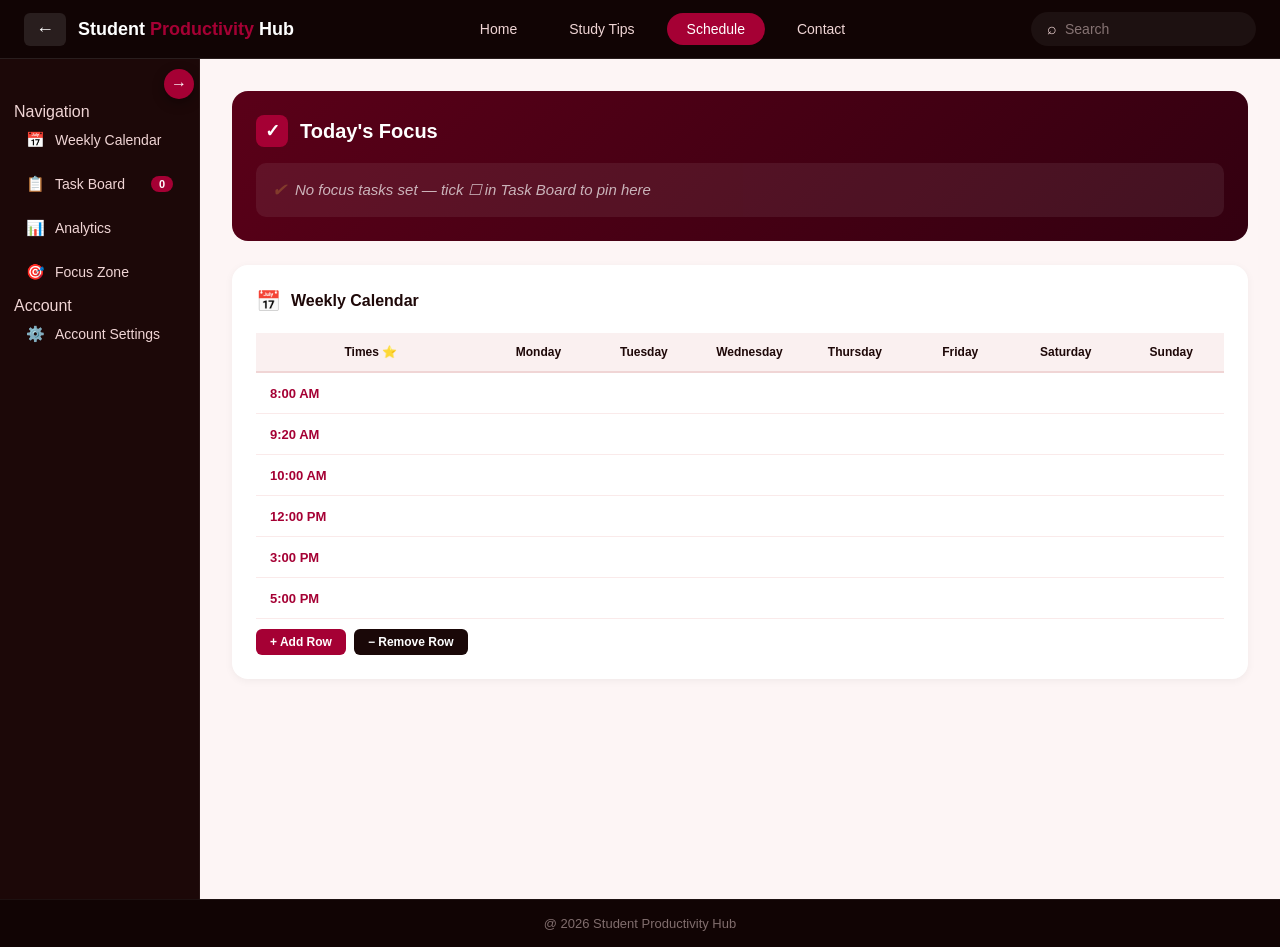
<file: schedule.html>
<!DOCTYPE html>
<html lang="en">
<head>
  <meta charset="UTF-8" />
  <meta name="viewport" content="width=device-width, initial-scale=1.0" />
  <title>Student Productivity Hub – Schedule</title>
  <link rel="stylesheet" href="style.css" />
</head>
<body>

  <nav class="topbar">
    <div class="topbar-left">
      <button class="back-btn" onclick="history.back()">←</button>
      <span class="site-title">Student <span>Productivity</span> Hub</span>
    </div>
    <div class="topbar-nav">
      <a href="index.html">Home</a>
      <a href="study-tips.html">Study Tips</a>
      <a href="schedule.html" class="active">Schedule</a>
      <a href="contact.html">Contact</a>
    </div>
    <div class="search-wrap">
      <span class="search-icon">⌕</span>
      <input class="search-bar" type="text" placeholder="Search" />
    </div>
  </nav>

  <div class="main-layout">

    <aside class="sidebar">

      <input type="checkbox" id="sidebar-toggle" class="sidebar-toggle-input" />

      <label for="sidebar-toggle" class="sidebar-toggle-btn">
        <span class="arrow-icon">→</span>
      </label>

      <div class="sidebar-collapsed">
        <span class="sidebar-group-label">Navigation</span>
        <a href="javascript:void(0)" class="sidebar-item" onclick="showSection('schedule-section')">
          <span class="sidebar-icon">📅</span>
          <span class="sidebar-text">Weekly Calendar</span>
        </a>
        <a href="javascript:void(0)" class="sidebar-item" onclick="showSection('tasks-section')">
          <span class="sidebar-icon">📋</span>
          <span class="sidebar-text">Task Board</span>
          <span class="sidebar-badge" id="task-badge">0</span>
        </a>
        <a href="index.html#analytics-card" class="sidebar-item">
          <span class="sidebar-icon">📊</span>
          <span class="sidebar-text">Analytics</span>
        </a>
        <a href="javascript:void(0)" class="sidebar-item" onclick="showSection('focus-section')">
          <span class="sidebar-icon">🎯</span>
          <span class="sidebar-text">Focus Zone</span>
        </a>
        <span class="sidebar-group-label" style="margin-top:12px">Account</span>
        <a href="javascript:void(0)" class="sidebar-item" onclick="showSection('settings-section')">
          <span class="sidebar-icon">⚙️</span>
          <span class="sidebar-text">Account Settings</span>
        </a>
      </div>

      <div class="sidebar-expanded">
        <div class="focus-mini">
          <div class="focus-mini-header">
            <span class="focus-check-mini">✓</span> Today's Focus
          </div>
          <div id="focus-mini-list">
            <div class="focus-mini-task"><span class="focus-tick-mini">✔</span> Finish Math Review and Read Chapter 3 in English</div>
          </div>
        </div>

        <div class="snapshot-mini">
          <div class="snapshot-mini-title">📋 To-do Snapshot</div>
          <div id="snapshot-list"></div>
          <button class="view-tasks-mini-btn" onclick="showSection('tasks-section')">VIEW TASKS</button>
        </div>

        <div class="sidebar-links">
          <a href="index.html" class="sidebar-link">Pomodoro Timer</a>
          <a href="javascript:void(0)" class="sidebar-link" onclick="toggleDarkMode()">Dark Mode</a>
        </div>
      </div>

    </aside>

    <main class="content">

      <div id="schedule-section" class="content-view">

        <div class="focus-box animate-1">
          <div class="focus-box-header">
            <div class="focus-check">✓</div>
            <h2>Today's Focus</h2>
          </div>
          <div id="focus-box-list">
            <div class="focus-task"><span class="focus-tick">✔</span> Finish Math Review and Read Chapter 3 in English.</div>
          </div>
        </div>

        <div class="card animate-2" style="margin-bottom: 24px;">
          <div class="card-title" style="margin-bottom: 20px;">
            <div class="card-title-icon">📅</div>
            Weekly Calendar
          </div>
          <div style="overflow-x: auto;">
            <table class="cal-table" id="cal-table">
              <thead>
                <tr>
                  <th class="time-th">Times ⭐</th>
                  <th>Monday</th>
                  <th>Tuesday</th>
                  <th>Wednesday</th>
                  <th>Thursday</th>
                  <th>Friday</th>
                  <th>Saturday</th>
                  <th>Sunday</th>
                </tr>
              </thead>
              <tbody id="cal-tbody"></tbody>
            </table>
          </div>
          <div class="cal-row-controls">
            <button class="cal-row-btn" onclick="calAddRow()">+ Add Row</button>
            <button class="cal-row-btn remove" onclick="calRemoveRow()">− Remove Row</button>
          </div>
        </div>

      </div>

      <div id="tasks-section" class="content-view" style="display: none;">
        <div class="card animate-1">
          <div class="card-title">
            <div class="card-title-icon">📋</div>
            Task Board
          </div>
          <div class="task-focus-header">
            <span class="task-focus-hint">🎯 Check the box under <strong>Today's Focus</strong> to pin a task to your Today's Focus section</span>
          </div>
          <div class="task-list-header">
            <span class="tlh-task">Task</span>
            <span class="tlh-focus">Today's Focus</span>
            <span class="tlh-actions">Actions</span>
          </div>
          <div id="task-list" class="task-list"></div>
          <div class="task-add-row">
            <input type="text" id="task-input" class="settings-input task-input-field" placeholder="Add a new task..." />
            <select id="task-priority" class="settings-input task-priority-select">
              <option value="high">🔴 High Priority</option>
              <option value="normal" selected>🟡 Normal</option>
              <option value="low">🟢 Low Priority</option>
            </select>
            <button class="settings-save-btn task-add-btn" onclick="addTask()">+ Add</button>
          </div>
        </div>
      </div>

      <div id="analytics-section" class="content-view" style="display: none;">
        <div class="card animate-1">
          <div class="card-title">📊 Analytics</div>
          <p>Tracking study trends.</p>
        </div>
      </div>

      <div id="focus-section" class="content-view" style="display: none;">

        <div class="fz-page-header animate-1">
          <div class="fz-page-icon">🎯</div>
          <div>
            <h2 class="fz-page-title">Focus Zone</h2>
            <p class="fz-page-sub">Tools to help you study smarter and stay on track</p>
          </div>
        </div>

        <div style="display:grid; grid-template-columns:1fr 1fr; gap:24px; margin-bottom:24px;">

          <div class="focus-panel animate-2">
            <div class="focus-panel-header">
              <span class="focus-panel-icon">⏱️</span>
              <span class="focus-panel-title">Pomodoro Timer</span>
            </div>
            <div class="focus-panel-body">
              <div class="focus-pomo-label">
                <span class="status-dot" id="fz-pomo-dot"></span>
                <span id="fz-pomo-mode">Study Session</span>
              </div>
              <div class="focus-pomo-display">
                <input class="fz-pomo-digit" id="fz-hh" type="text" maxlength="2" value="00" />
                <span class="fz-pomo-colon">:</span>
                <input class="fz-pomo-digit" id="fz-mm" type="text" maxlength="2" value="25" />
                <span class="fz-pomo-colon">:</span>
                <input class="fz-pomo-digit" id="fz-ss" type="text" maxlength="2" value="00" />
              </div>
              <div class="fz-pomo-units">
                <span>HH</span><span></span><span>MM</span><span></span><span>SS</span>
              </div>
              <div class="fz-pomo-controls">
                <button class="fz-btn fz-btn-start" id="fz-start-btn" onclick="fzStart()">▶ Start</button>
                <button class="fz-btn fz-btn-pause" id="fz-pause-btn" onclick="fzPause()" style="display:none;">⏸ Pause</button>
                <button class="fz-btn fz-btn-reset" onclick="fzReset()">↺ Reset</button>
              </div>
              <div class="fz-pomo-status" id="fz-status"></div>
              <a href="index.html" class="fz-link">→ Customize timer duration in Home tab</a>
            </div>
          </div>

          <div class="focus-panel animate-2">
            <div class="focus-panel-header">
              <span class="focus-panel-icon">📊</span>
              <span class="focus-panel-title">Session Stats</span>
            </div>
            <div class="focus-panel-body">
              <div class="fz-stats-grid">
                <div class="fz-stat-box">
                  <div class="fz-stat-num" id="fz-stat-sessions">0</div>
                  <div class="fz-stat-label">Sessions Today</div>
                </div>
                <div class="fz-stat-box">
                  <div class="fz-stat-num" id="fz-stat-mins">0</div>
                  <div class="fz-stat-label">Time Focused</div>
                </div>
                <div class="fz-stat-box">
                  <div class="fz-stat-num" id="fz-stat-streak">0</div>
                  <div class="fz-stat-label">Day Streak</div>
                </div>
                <div class="fz-stat-box">
                  <div class="fz-stat-num" id="fz-stat-tasks">0</div>
                  <div class="fz-stat-label">Tasks Done</div>
                </div>
              </div>
              <button class="fz-copy-btn" style="width:100%; text-align:center; margin-top:8px;" onclick="fzLogSession()">✚ Log Session Manually</button>
              <button class="fz-undo-btn" onclick="fzUndoSession()">↩ Undo Last Session</button>
              <div id="fz-log-msg" style="display:none; font-size:12px; color:#d4a017; font-weight:600; text-align:center;">✔ Session logged!</div>
              <div id="fz-undo-msg" style="display:none; font-size:12px; color:#d4a017; font-weight:600; text-align:center;">↩ Last session undone.</div>
            </div>
          </div>

        </div>

        <div style="display:grid; grid-template-columns:1fr 1fr; gap:24px;">

          <div class="focus-panel animate-3">
            <div class="focus-panel-header">
              <span class="focus-panel-icon">🚫</span>
              <span class="focus-panel-title">Website Blocker List</span>
            </div>
            <div class="focus-panel-body">
              <p class="fz-blocker-desc">Add distracting sites to your block list. Copy and paste into BlockSite, StayFocusd, or any browser extension.</p>
              <div class="fz-blocker-add">
                <input type="text" id="fz-block-input" class="settings-input" placeholder="e.g. facebook.com" />
                <button class="fz-btn fz-btn-start" onclick="fzAddBlock()">+ Add</button>
              </div>
              <div id="fz-block-list" class="fz-block-list"></div>
              <div id="fz-block-empty" class="fz-block-empty">No sites added yet. Add one above!</div>
              <div style="display:flex; gap:8px; margin-top:4px; flex-wrap:wrap;">
                <button class="fz-copy-btn" onclick="fzCopyList()">📋 Copy List</button>
                <button class="fz-copy-btn" style="background:linear-gradient(135deg,#3a0010,#1a0008);" onclick="fzClearBlocks()">🗑 Clear All</button>
              </div>
              <div id="fz-copy-msg" style="display:none; font-size:12px; color:#d4a017; font-weight:600;">✔ Copied to clipboard!</div>
            </div>
          </div>

          <div class="focus-panel animate-3">
            <div class="focus-panel-header">
              <span class="focus-panel-icon">💡</span>
              <span class="focus-panel-title">Focus Tips</span>
            </div>
            <div class="focus-panel-body fz-tips-body">
              <div class="fz-tip-item">
                <span class="fz-tip-num">01</span>
                <div>
                  <strong>Work in 25-minute blocks</strong>
                  <p>Use the Pomodoro technique — study for 25 mins, then take a 5-min break. Repeat 4 times, then take a longer break.</p>
                </div>
              </div>
              <div class="fz-tip-item">
                <span class="fz-tip-num">02</span>
                <div>
                  <strong>Silence notifications</strong>
                  <p>Put your phone on Do Not Disturb and close unneeded browser tabs before starting a session.</p>
                </div>
              </div>
              <div class="fz-tip-item">
                <span class="fz-tip-num">03</span>
                <div>
                  <strong>Set a clear goal first</strong>
                  <p>Before each session, pin one task to Today's Focus so you always know exactly what you're working on.</p>
                </div>
              </div>
              <div class="fz-tip-item">
                <span class="fz-tip-num">04</span>
                <div>
                  <strong>Keep water nearby</strong>
                  <p>Staying hydrated keeps your brain alert. Avoid leaving your desk for water mid-session.</p>
                </div>
              </div>
            </div>
          </div>

        </div>

      </div>

      <div id="settings-section" class="content-view" style="display: none;">
        <div class="card animate-1" style="margin-bottom: 24px;">
          <div class="card-title" style="margin-bottom: 20px;">
            <div class="card-title-icon">👤</div>
            User Profile
          </div>
          <div class="settings-group">
            <div class="settings-field">
              <label class="settings-label">Full Name</label>
              <input type="text" id="profile-name" class="settings-input" placeholder="e.g. Juan Dela Cruz" />
            </div>
            <div class="settings-field">
              <label class="settings-label">College Year</label>
              <select id="profile-year" class="settings-input">
                <option value="">Select Year</option>
                <option value="1st Year">1st Year</option>
                <option value="2nd Year">2nd Year</option>
                <option value="3rd Year">3rd Year</option>
                <option value="4th Year">4th Year</option>
                <option value="5th Year">5th Year</option>
              </select>
            </div>
            <div class="settings-field">
              <label class="settings-label">Major / Program</label>
              <input type="text" id="profile-major" class="settings-input" placeholder="e.g. BS Computer Engineering" />
            </div>
            <button class="settings-save-btn" onclick="saveProfile()">Save Profile</button>
            <p id="profile-saved-msg" class="settings-success-msg" style="display:none;">✔ Profile saved!</p>
          </div>
        </div>

        <div class="card animate-2" style="margin-bottom: 24px;">
          <div class="card-title" style="margin-bottom: 20px;">
            <div class="card-title-icon">⏱</div>
            Pomodoro Customization
          </div>
          <div class="settings-group">
            <div class="settings-field">
              <label class="settings-label">Study Session Duration (HH:MM:SS)</label>
              <div class="pomo-time-input-wrap">
                <input type="text" id="pomo-study-hh" class="settings-input pomo-time-part" maxlength="2" placeholder="00" />
                <span class="pomo-time-colon">:</span>
                <input type="text" id="pomo-study-mm" class="settings-input pomo-time-part" maxlength="2" placeholder="25" />
                <span class="pomo-time-colon">:</span>
                <input type="text" id="pomo-study-ss" class="settings-input pomo-time-part" maxlength="2" placeholder="00" />
              </div>
            </div>
            <div class="settings-field">
              <label class="settings-label">Short Break Duration (HH:MM:SS)</label>
              <div class="pomo-time-input-wrap">
                <input type="text" id="pomo-break-hh" class="settings-input pomo-time-part" maxlength="2" placeholder="00" />
                <span class="pomo-time-colon">:</span>
                <input type="text" id="pomo-break-mm" class="settings-input pomo-time-part" maxlength="2" placeholder="05" />
                <span class="pomo-time-colon">:</span>
                <input type="text" id="pomo-break-ss" class="settings-input pomo-time-part" maxlength="2" placeholder="00" />
              </div>
            </div>
            <button class="settings-save-btn" onclick="savePomodoro()">Apply Timer</button>
            <p id="pomo-saved-msg" class="settings-success-msg" style="display:none;">✔ Timer updated! Visit Home tab to see it.</p>
          </div>
        </div>

        <div class="card animate-3">
          <div class="card-title" style="margin-bottom: 20px;">
            <div class="card-title-icon">🗑️</div>
            Data Management
          </div>
          <div class="settings-group">
            <p class="settings-desc">This will permanently clear all saved data including tasks, analytics, and settings stored in your browser.</p>
            <button class="settings-danger-btn" onclick="clearAllData()">Clear All Data</button>
            <p id="clear-msg" class="settings-success-msg" style="display:none;">✔ All data cleared.</p>
          </div>
        </div>
      </div>

    </main>
  </div>

  <footer>@ 2026 Student Productivity Hub</footer>

  <script>

    function getTasks() {
      const s = localStorage.getItem('tasks');
      return s ? JSON.parse(s) : [];
    }

    function saveTasks(t) {
      localStorage.setItem('tasks', JSON.stringify(t));
    }

    function renderTasks() {
      const tasks = getTasks();
      const list = document.getElementById('task-list');
      if (list) {
        list.innerHTML = '';
        if (tasks.length === 0) {
          list.innerHTML = '<p class="task-empty">No tasks yet. Add one below!</p>';
        } else {
          tasks.forEach(task => {
            const pl = task.priority === 'high' ? '🔴' : task.priority === 'low' ? '🟢' : '🟡';
            const item = document.createElement('div');
            item.className = 'task-item' + (task.done ? ' task-done' : '') + (task.focus ? ' task-is-focus' : '');
            item.innerHTML =
              '<span class="task-priority-dot">' + pl + '</span>' +
              '<span class="task-text">' + task.text + '</span>' +
              '<label class="task-focus-label" title="Pin to Today\'s Focus">' +
                '<input type="checkbox" ' + (task.focus ? 'checked' : '') + ' onchange="toggleFocus(' + task.id + ', this.checked)" />' +
                '<span class="task-focus-box">' + (task.focus ? '🎯' : '☐') + '</span>' +
              '</label>' +
              '<div class="task-actions">' +
                '<button class="task-btn task-done-btn" onclick="toggleTask(' + task.id + ')">' + (task.done ? '↩' : '✔') + '</button>' +
                '<button class="task-btn task-delete-btn" onclick="deleteTask(' + task.id + ')">✕</button>' +
              '</div>';
            list.appendChild(item);
          });
        }
      }
      updateBadge(tasks);
      renderSnapshot(tasks);
      renderFocusBox(tasks);
      renderFocusMini(tasks);
    }

    function renderFocusBox(tasks) {
      const box = document.getElementById('focus-box-list');
      if (!box) return;
      const ft = tasks.filter(t => t.focus && !t.done);
      if (ft.length === 0) {
        box.innerHTML = '<div class="focus-task focus-task-empty"><span class="focus-tick" style="opacity:0.35">✔</span><em>No focus tasks set — tick ☐ in Task Board to pin here</em></div>';
      } else {
        box.innerHTML = ft.map(t => '<div class="focus-task"><span class="focus-tick">✔</span> ' + t.text + '</div>').join('');
      }
    }

    function renderFocusMini(tasks) {
      const mini = document.getElementById('focus-mini-list');
      if (!mini) return;
      const ft = tasks.filter(t => t.focus && !t.done);
      if (ft.length === 0) {
        mini.innerHTML = '<div class="focus-mini-task" style="opacity:0.6"><span class="focus-tick-mini">✔</span> No focus tasks set</div>';
      } else {
        mini.innerHTML = ft.slice(0, 3).map(t => '<div class="focus-mini-task"><span class="focus-tick-mini">✔</span> ' + t.text + '</div>').join('');
      }
    }

    function toggleFocus(id, checked) {
      const tasks = getTasks();
      const t = tasks.find(x => x.id === id);
      if (t) t.focus = checked;
      saveTasks(tasks);
      renderTasks();
    }

    function renderSnapshot(tasks) {
      const snap = document.getElementById('snapshot-list');
      if (!snap) return;
      const pending = tasks.filter(t => !t.done);
      if (pending.length === 0) {
        snap.innerHTML = '<div class="snapshot-empty">All caught up! 🎉</div>';
      } else {
        snap.innerHTML = pending.slice(0, 5).map(t => {
          const pl = t.priority === 'high' ? '🔴' : t.priority === 'low' ? '🟢' : '🟡';
          return '<div class="snapshot-mini-item">' + pl + ' ' + t.text + '</div>';
        }).join('') + (pending.length > 5 ? '<div class="snapshot-empty">+' + (pending.length - 5) + ' more...</div>' : '');
      }
    }

    function updateBadge(tasks) {
      document.querySelectorAll('#task-badge, .task-badge-all').forEach(b => b.textContent = tasks.length);
    }

    function addTask() {
      const input = document.getElementById('task-input');
      const priority = document.getElementById('task-priority').value;
      const text = input.value.trim();
      if (!text) return;
      const tasks = getTasks();
      const newId = tasks.length > 0 ? Math.max(...tasks.map(t => t.id)) + 1 : 1;
      tasks.push({ id: newId, text, priority, done: false, focus: false });
      saveTasks(tasks);
      renderTasks();
      input.value = '';
    }

    function deleteTask(id) {
      saveTasks(getTasks().filter(t => t.id !== id));
      renderTasks();
    }

    function toggleTask(id) {
      const tasks = getTasks();
      const t = tasks.find(x => x.id === id);
      if (t) t.done = !t.done;
      saveTasks(tasks);
      renderTasks();
    }

    document.addEventListener('keydown', e => {
      const ti = document.getElementById('task-input');
      if (e.key === 'Enter' && ti && ti === document.activeElement) addTask();
    });

    const CAL_DEFAULT_TIMES = ['8:00 AM', '9:20 AM', '10:00 AM', '12:00 PM', '3:00 PM', '5:00 PM'];

    function getCalData() {
      const stored = localStorage.getItem('cal-data');
      if (stored) return JSON.parse(stored);
      return CAL_DEFAULT_TIMES.map(t => ({ time: t, cells: ['', '', '', '', '', '', ''], active: [false, false, false, false, false, false, false] }));
    }

    function saveCalData() {
      const tbody = document.getElementById('cal-tbody');
      if (!tbody) return;
      const rows = Array.from(tbody.querySelectorAll('tr'));
      const data = rows.map(row => {
        const timeInput = row.querySelector('.cal-time-cell');
        const dayCells = Array.from(row.querySelectorAll('.cal-day-cell'));
        return {
          time: timeInput ? timeInput.value : '',
          cells: dayCells.map(c => { const ta = c.querySelector('textarea'); return ta ? ta.value : ''; }),
          active: dayCells.map(c => c.classList.contains('active'))
        };
      });
      localStorage.setItem('cal-data', JSON.stringify(data));
    }

    function buildCalRow(rowData, rowIndex) {
      const tr = document.createElement('tr');
      const timeTd = document.createElement('td');
      timeTd.style.padding = '6px 8px';
      const timeInput = document.createElement('input');
      timeInput.type = 'text';
      timeInput.className = 'cal-time-cell';
      timeInput.value = rowData.time;
      timeInput.placeholder = 'e.g. 8:00 AM';
      timeInput.addEventListener('change', saveCalData);
      timeTd.appendChild(timeInput);
      tr.appendChild(timeTd);
      for (let d = 0; d < 7; d++) {
        const td = document.createElement('td');
        td.className = 'cal-day-cell' + (rowData.active[d] ? ' active' : '');
        if (rowData.active[d]) {
          const ta = document.createElement('textarea');
          ta.value = rowData.cells[d] || '';
          ta.placeholder = 'Add event...';
          ta.addEventListener('input', saveCalData);
          ta.addEventListener('click', e => e.stopPropagation());
          td.appendChild(ta);
        }
        td.addEventListener('click', function () {
          this.classList.toggle('active');
          if (this.classList.contains('active')) {
            const ta = document.createElement('textarea');
            ta.placeholder = 'Add event...';
            ta.addEventListener('input', saveCalData);
            ta.addEventListener('click', e => e.stopPropagation());
            this.appendChild(ta);
            ta.focus();
          } else {
            const ta = this.querySelector('textarea');
            if (ta) ta.remove();
          }
          saveCalData();
        });
        tr.appendChild(td);
      }
      return tr;
    }

    function renderCal() {
      const tbody = document.getElementById('cal-tbody');
      if (!tbody) return;
      tbody.innerHTML = '';
      const data = getCalData();
      data.forEach((row, i) => tbody.appendChild(buildCalRow(row, i)));
    }

    function calAddRow() {
      const data = getCalData();
      data.push({ time: '', cells: ['', '', '', '', '', '', ''], active: [false, false, false, false, false, false, false] });
      localStorage.setItem('cal-data', JSON.stringify(data));
      renderCal();
    }

    function calRemoveRow() {
      const data = getCalData();
      if (data.length <= 1) return;
      data.pop();
      localStorage.setItem('cal-data', JSON.stringify(data));
      renderCal();
    }

    function showSection(sectionId) {
      document.querySelectorAll('.content-view').forEach(v => v.style.display = 'none');
      document.getElementById(sectionId).style.display = 'block';
      if (sectionId === 'tasks-section') renderTasks();
      if (sectionId === 'schedule-section') renderCal();
    }

    function toggleDarkMode() {
      document.body.classList.toggle('dark-mode');
      localStorage.setItem('theme', document.body.classList.contains('dark-mode') ? 'dark' : 'light');
    }

    function saveProfile() {
      localStorage.setItem('profile-name', document.getElementById('profile-name').value.trim());
      localStorage.setItem('profile-year', document.getElementById('profile-year').value);
      localStorage.setItem('profile-major', document.getElementById('profile-major').value.trim());
      const msg = document.getElementById('profile-saved-msg');
      msg.style.display = 'block';
      setTimeout(() => msg.style.display = 'none', 3000);
    }

    function padTwo(n) {
      return String(n).padStart(2, '0');
    }

    function parsePomoTimeInput(hhId, mmId, ssId) {
      const hh = parseInt(document.getElementById(hhId).value) || 0;
      const mm = parseInt(document.getElementById(mmId).value) || 0;
      const ss = parseInt(document.getElementById(ssId).value) || 0;
      return hh * 3600 + mm * 60 + ss;
    }

    function savePomodoro() {
      const studySecs = parsePomoTimeInput('pomo-study-hh', 'pomo-study-mm', 'pomo-study-ss');
      const brkSecs = parsePomoTimeInput('pomo-break-hh', 'pomo-break-mm', 'pomo-break-ss');
      if (studySecs <= 0) return;
      localStorage.setItem('pomo-study-secs', studySecs);
      localStorage.setItem('pomo-break-secs', brkSecs || 300);
      const msg = document.getElementById('pomo-saved-msg');
      msg.style.display = 'block';
      setTimeout(() => msg.style.display = 'none', 3000);
    }

    function clearAllData() {
      localStorage.clear();
      ['profile-name', 'profile-year', 'profile-major'].forEach(id => {
        const el = document.getElementById(id);
        if (el) el.value = '';
      });
      ['pomo-study-hh', 'pomo-study-mm', 'pomo-study-ss', 'pomo-break-hh', 'pomo-break-mm', 'pomo-break-ss'].forEach(id => {
        const el = document.getElementById(id);
        if (el) el.value = '';
      });
      renderTasks();
      renderCal();
      const msg = document.getElementById('clear-msg');
      msg.style.display = 'block';
      setTimeout(() => msg.style.display = 'none', 3000);
    }

    function loadSettings() {
      const name = localStorage.getItem('profile-name');
      const year = localStorage.getItem('profile-year');
      const major = localStorage.getItem('profile-major');
      const studySecs = parseInt(localStorage.getItem('pomo-study-secs')) || 25 * 60;
      const brkSecs = parseInt(localStorage.getItem('pomo-break-secs')) || 5 * 60;
      if (name) document.getElementById('profile-name').value = name;
      if (year) document.getElementById('profile-year').value = year;
      if (major) document.getElementById('profile-major').value = major;
      const fillTime = (hhId, mmId, ssId, secs) => {
        document.getElementById(hhId).value = padTwo(Math.floor(secs / 3600));
        document.getElementById(mmId).value = padTwo(Math.floor((secs % 3600) / 60));
        document.getElementById(ssId).value = padTwo(secs % 60);
      };
      fillTime('pomo-study-hh', 'pomo-study-mm', 'pomo-study-ss', studySecs);
      fillTime('pomo-break-hh', 'pomo-break-mm', 'pomo-break-ss', brkSecs);
    }

    let fzInterval = null, fzRunning = false, fzRemaining = 25 * 60;
    let fzTotalSecs = 25 * 60;
    let fzSecsElapsed = 0;

    function fzPad(n) {
      return String(n).padStart(2, '0');
    }

    function fzSetDisplay(secs) {
      document.getElementById('fz-hh').value = fzPad(Math.floor(secs / 3600));
      document.getElementById('fz-mm').value = fzPad(Math.floor((secs % 3600) / 60));
      document.getElementById('fz-ss').value = fzPad(secs % 60);
    }

    function fzGetInput() {
      return (parseInt(document.getElementById('fz-hh').value) || 0) * 3600 +
             (parseInt(document.getElementById('fz-mm').value) || 0) * 60 +
             (parseInt(document.getElementById('fz-ss').value) || 0);
    }

    function fzStart() {
      if (fzRunning) return;
      fzRemaining = fzGetInput();
      if (fzRemaining <= 0) return;
      fzTotalSecs = fzRemaining;
      fzRunning = true;
      document.getElementById('fz-start-btn').style.display = 'none';
      document.getElementById('fz-pause-btn').style.display = 'inline-block';
      document.getElementById('fz-status').textContent = '⏳ Timer running...';
      ['fz-hh', 'fz-mm', 'fz-ss'].forEach(id => document.getElementById(id).readOnly = true);
      fzInterval = setInterval(() => {
        fzRemaining--;
        fzSecsElapsed++;
        fzSetDisplay(fzRemaining);
        updateLiveMins();
        if (fzRemaining <= 0) {
          clearInterval(fzInterval);
          fzInterval = null;
          fzRunning = false;
          fzAutoLogSession();
          fzSecsElapsed = 0;
          document.getElementById('fz-start-btn').style.display = 'inline-block';
          document.getElementById('fz-start-btn').textContent = '▶ Start';
          document.getElementById('fz-pause-btn').style.display = 'none';
          document.getElementById('fz-status').textContent = "✅ Time's up! Session logged.";
          ['fz-hh', 'fz-mm', 'fz-ss'].forEach(id => document.getElementById(id).readOnly = false);
        }
      }, 1000);
    }

    function fzPause() {
      if (!fzRunning) return;
      clearInterval(fzInterval);
      fzInterval = null;
      fzRunning = false;
      document.getElementById('fz-start-btn').style.display = 'inline-block';
      document.getElementById('fz-start-btn').textContent = '▶ Resume';
      document.getElementById('fz-pause-btn').style.display = 'none';
      document.getElementById('fz-status').textContent = '⏸ Paused';
      ['fz-hh', 'fz-mm', 'fz-ss'].forEach(id => document.getElementById(id).readOnly = false);
    }

    function fzReset() {
      clearInterval(fzInterval);
      fzInterval = null;
      fzRunning = false;
      fzSecsElapsed = 0;
      const secs = parseInt(localStorage.getItem('pomo-study-secs')) || 25 * 60;
      fzTotalSecs = secs;
      fzRemaining = secs;
      fzSetDisplay(secs);
      const sb = document.getElementById('fz-start-btn');
      if (sb) { sb.style.display = 'inline-block'; sb.textContent = '▶ Start'; }
      const pb = document.getElementById('fz-pause-btn');
      if (pb) pb.style.display = 'none';
      const st = document.getElementById('fz-status');
      if (st) st.textContent = '';
      ['fz-hh', 'fz-mm', 'fz-ss'].forEach(id => {
        const el = document.getElementById(id);
        if (el) el.readOnly = false;
      });
    }

    function updateLiveMins() {
      const stats = getStats();
      const el = document.getElementById('fz-stat-mins');
      if (el) {
        const liveMins = stats.mins + Math.floor(fzSecsElapsed / 60);
        el.textContent = liveMins;
      }
    }

    function getBlockList() {
      const s = localStorage.getItem('block-list');
      return s ? JSON.parse(s) : [];
    }

    function saveBlockList(list) {
      localStorage.setItem('block-list', JSON.stringify(list));
    }

    function renderBlockList() {
      const list = getBlockList();
      const container = document.getElementById('fz-block-list');
      const empty = document.getElementById('fz-block-empty');
      if (!container) return;
      if (list.length === 0) {
        container.innerHTML = '';
        if (empty) empty.style.display = 'block';
      } else {
        if (empty) empty.style.display = 'none';
        container.innerHTML = list.map((site, i) =>
          '<div class="fz-block-item">' +
            '<span class="fz-block-site">🔴 ' + site + '</span>' +
            '<button class="fz-block-remove" onclick="fzRemoveBlock(' + i + ')">✕</button>' +
          '</div>'
        ).join('');
      }
    }

    function fzAddBlock() {
      const input = document.getElementById('fz-block-input');
      let val = input.value.trim().toLowerCase();
      val = val.replace('https://', '').replace('http://', '');
      const slashIdx = val.indexOf('/');
      if (slashIdx > -1) val = val.substring(0, slashIdx);
      if (!val) return;
      const list = getBlockList();
      if (!list.includes(val)) {
        list.push(val);
        saveBlockList(list);
      }
      renderBlockList();
      input.value = '';
    }

    function fzRemoveBlock(i) {
      const list = getBlockList();
      list.splice(i, 1);
      saveBlockList(list);
      renderBlockList();
    }

    function fzCopyList() {
      const list = getBlockList();
      if (list.length === 0) return;
      navigator.clipboard.writeText(list.join('\n')).then(() => {
        const msg = document.getElementById('fz-copy-msg');
        msg.style.display = 'block';
        setTimeout(() => msg.style.display = 'none', 2500);
      });
    }

    function fzClearBlocks() {
      saveBlockList([]);
      renderBlockList();
    }

    function getStats() {
      const today = new Date().toDateString();
      const s = localStorage.getItem('fz-stats');
      const data = s ? JSON.parse(s) : {};
      if (!data.date || data.date !== today) {
        const fresh = { date: today, sessions: 0, mins: 0, secs: 0, streak: 0, history: [] };
        localStorage.setItem('fz-stats', JSON.stringify(fresh));
        return fresh;
      }
      if (!data.history) data.history = [];
      if (!data.secs) data.secs = 0;
      return data;
    }

    function saveStats(data) {
      localStorage.setItem('fz-stats', JSON.stringify(data));
    }

    function renderStats() {
      const stats = getStats();
      const tasks = getTasks();
      const done = tasks.filter(t => t.done).length;
      const el = id => document.getElementById(id);
      if (el('fz-stat-sessions')) el('fz-stat-sessions').textContent = stats.sessions;
      if (el('fz-stat-mins')) {
        if (fzSecsElapsed === 0) {
          el('fz-stat-mins').textContent = '0';
        } else {
          const mins = Math.floor(fzSecsElapsed / 60);
          const secs = fzSecsElapsed % 60;
          el('fz-stat-mins').textContent = fzSecsElapsed < 60 ? secs + 's' : mins + (secs > 0 ? 'm ' + secs + 's' : 'm');
        }
      }
      if (el('fz-stat-streak')) el('fz-stat-streak').textContent = stats.streak;
      if (el('fz-stat-tasks')) el('fz-stat-tasks').textContent = done;
    }

    function fzAutoLogSession() {
      const stats = getStats();
      const minsThisSession = Math.round(fzTotalSecs / 60);
      stats.history.push({ sessions: 1, mins: minsThisSession });
      stats.sessions += 1;
      stats.mins += minsThisSession;
      stats.secs = 0;
      stats.streak = Math.max(1, stats.streak);
      saveStats(stats);
      renderStats();
    }

    function fzLogSession() {
      const stats = getStats();
      const minsThisSession = Math.max(1, Math.floor(fzSecsElapsed / 60));
      stats.history.push({ sessions: 1, mins: minsThisSession });
      stats.sessions += 1;
      stats.mins += minsThisSession;
      stats.secs = 0;
      stats.streak = Math.max(1, stats.streak);
      fzSecsElapsed = 0;
      saveStats(stats);
      renderStats();
      const msg = document.getElementById('fz-log-msg');
      if (msg) {
        msg.style.display = 'block';
        setTimeout(() => msg.style.display = 'none', 2500);
      }
    }

    function fzUndoSession() {
      const stats = getStats();
      if (!stats.history || stats.history.length === 0) return;
      const last = stats.history.pop();
      stats.sessions = Math.max(0, stats.sessions - last.sessions);
      stats.mins = Math.max(0, stats.mins - last.mins);
      saveStats(stats);
      renderStats();
      const msg = document.getElementById('fz-undo-msg');
      if (msg) {
        msg.style.display = 'block';
        setTimeout(() => msg.style.display = 'none', 2500);
      }
    }

    document.addEventListener('keydown', e => {
      const bi = document.getElementById('fz-block-input');
      if (e.key === 'Enter' && bi && bi === document.activeElement) fzAddBlock();
    });

    window.addEventListener('load', () => {
      if (localStorage.getItem('theme') === 'dark') document.body.classList.add('dark-mode');
      loadSettings();
      localStorage.removeItem('fz-stats');
      fzReset();
      renderBlockList();
      renderStats();
      renderCal();
      const _t = getTasks();
      renderTasks();
      renderSnapshot(_t);
      renderFocusBox(_t);
      renderFocusMini(_t);
      const hash = window.location.hash.replace('#', '');
      if (hash === 'focus-zone-card') {
        showSection('focus-section');
        setTimeout(() => document.getElementById(hash).scrollIntoView({ behavior: 'smooth' }), 100);
      } else if (hash) {
        const target = document.getElementById(hash);
        if (target) showSection(hash);
      }
    });

  </script>

</body>
</html>
</file>
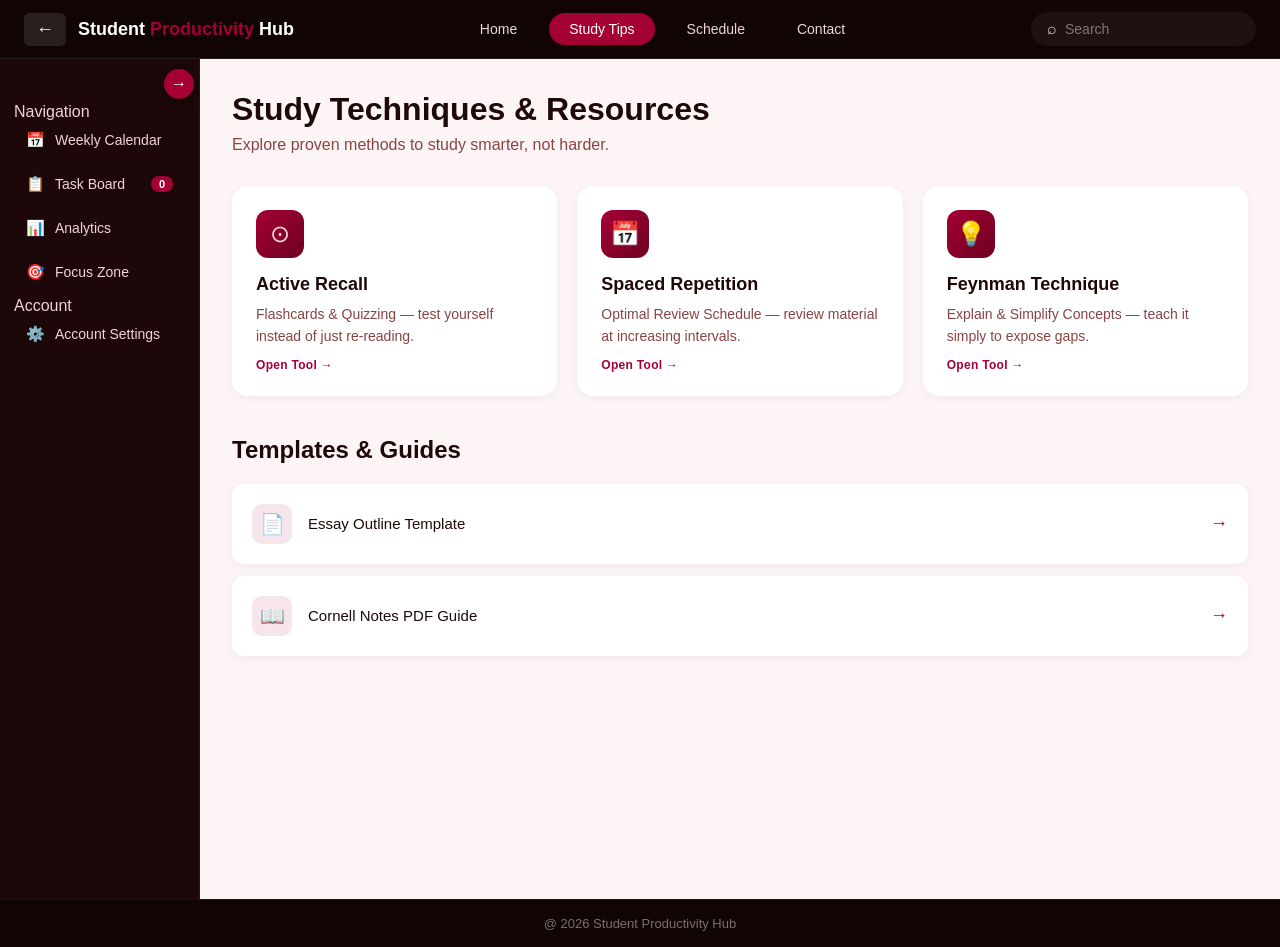
<file: study-tips.html>
<!DOCTYPE html>
<html lang="en">
<head>
  <meta charset="UTF-8" />
  <meta name="viewport" content="width=device-width, initial-scale=1.0" />
  <title>Student Productivity Hub – Study Tips</title>
  <link rel="stylesheet" href="style.css" />
</head>
<body>

  <nav class="topbar">
    <div class="topbar-left">
      <button class="back-btn" onclick="history.back()">←</button>
      <span class="site-title">Student <span>Productivity</span> Hub</span>
    </div>
    <div class="topbar-nav">
      <a href="index.html">Home</a>
      <a href="study-tips.html" class="active">Study Tips</a>
      <a href="schedule.html">Schedule</a>
      <a href="contact.html">Contact</a>
    </div>
    <div class="search-wrap">
      <span class="search-icon">⌕</span>
      <input class="search-bar" type="text" placeholder="Search" />
    </div>
  </nav>

  <div class="main-layout">

    <aside class="sidebar">
      
      <input type="checkbox" id="sidebar-toggle" class="sidebar-toggle-input" />
      
      <label for="sidebar-toggle" class="sidebar-toggle-btn">
        <span class="arrow-icon">→</span>
      </label>

      <div class="sidebar-collapsed">
        <span class="sidebar-group-label">Navigation</span>
        <a href="schedule.html" class="sidebar-item">
          <span class="sidebar-icon">📅</span>
          <span class="sidebar-text">Weekly Calendar</span>
        </a>
        <a href="javascript:void(0)" class="sidebar-item" onclick="showSection('tasks-section')">
          <span class="sidebar-icon">📋</span>
          <span class="sidebar-text">Task Board</span>
          <span class="sidebar-badge" id="task-badge">0</span>
        </a>
        <a href="index.html#analytics-card" class="sidebar-item">
          <span class="sidebar-icon">📊</span>
          <span class="sidebar-text">Analytics</span>
        </a>
        <a href="javascript:void(0)" class="sidebar-item" onclick="showSection('focus-section')">
          <span class="sidebar-icon">🎯</span>
          <span class="sidebar-text">Focus Zone</span>
        </a>
        <span class="sidebar-group-label" style="margin-top:12px">Account</span>
        <a href="javascript:void(0)" class="sidebar-item" onclick="showSection('settings-section')">
          <span class="sidebar-icon">⚙️</span>
          <span class="sidebar-text">Account Settings</span>
        </a>
      </div>

      <div class="sidebar-expanded">
        <div class="focus-mini">
          <div class="focus-mini-header">
            <span class="focus-check-mini">✓</span> Today's Focus
          </div>
          <div id="focus-mini-list">
            <div class="focus-mini-task"><span class="focus-tick-mini">✔</span> Finish Math Review and Read Chapter 3 in English</div>
          </div>
        </div>

        <div class="snapshot-mini">
          <div class="snapshot-mini-title">📋 To-do Snapshot</div>
          <div id="snapshot-list"></div>
          <button class="view-tasks-mini-btn" onclick="showSection('tasks-section')">VIEW TASKS</button>
        </div>

        <div class="sidebar-links">
          <a href="index.html" class="sidebar-link">Pomodoro Timer</a>
          <a href="javascript:void(0)" class="sidebar-link" onclick="toggleDarkMode()">Dark Mode</a>
        </div>
      </div>

    </aside>

    <main class="content">

      <div id="tips-section" class="content-view">
        <div class="page-header animate-1">
          <h1>Study Techniques &amp; Resources</h1>
          <p>Explore proven methods to study smarter, not harder.</p>
        </div>

        <div class="techniques-grid">
          <div class="technique-card animate-2" onclick="showSection('active-recall-section')" style="cursor:pointer;">
            <div class="technique-card-icon">⊙</div>
            <div class="technique-name">Active Recall</div>
            <div class="technique-desc">Flashcards &amp; Quizzing — test yourself instead of just re-reading.</div>
            <div class="technique-open">Open Tool →</div>
          </div>
          <div class="technique-card animate-3" onclick="showSection('spaced-rep-section')" style="cursor:pointer;">
            <div class="technique-card-icon">📅</div>
            <div class="technique-name">Spaced Repetition</div>
            <div class="technique-desc">Optimal Review Schedule — review material at increasing intervals.</div>
            <div class="technique-open">Open Tool →</div>
          </div>
          <div class="technique-card animate-4" onclick="showSection('feynman-section')" style="cursor:pointer;">
            <div class="technique-card-icon">💡</div>
            <div class="technique-name">Feynman Technique</div>
            <div class="technique-desc">Explain &amp; Simplify Concepts — teach it simply to expose gaps.</div>
            <div class="technique-open">Open Tool →</div>
          </div>
        </div>

        <div class="section-title animate-4">Templates &amp; Guides</div>

        <div class="templates-list">
          <div class="template-item animate-4" onclick="openPDF('Outline_Template.pdf','Essay Outline Template')" style="cursor:pointer;">
            <div class="template-file-icon">📄</div>
            <span class="template-name">Essay Outline Template</span>
            <span class="template-arrow">→</span>
          </div>
          <div class="template-item animate-5" onclick="openPDF('Cornell_Note_Taking.pdf','Cornell Notes PDF Guide')" style="cursor:pointer;">
            <div class="template-file-icon">📖</div>
            <span class="template-name">Cornell Notes PDF Guide</span>
            <span class="template-arrow">→</span>
          </div>
        </div>
      </div>

      <!-- ══ ACTIVE RECALL ══ -->
      <div id="active-recall-section" class="content-view" style="display:none;">
        <div class="tool-page-header animate-1">
          <button class="tool-back-btn" onclick="showSection('tips-section')">← Back</button>
          <div class="tool-page-icon">⊙</div>
          <div>
            <h2 class="tool-page-title">Active Recall</h2>
            <p class="tool-page-sub">Create flashcards and quiz yourself to lock in knowledge.</p>
          </div>
        </div>

        <!-- Create Card -->
        <div class="card animate-2" style="margin-bottom:20px;">
          <div class="card-title"><div class="card-title-icon">➕</div>Create a Flashcard</div>
          <div class="ar-create-row">
            <div class="ar-field">
              <label class="settings-label">Question / Front</label>
              <textarea id="ar-q-input" class="ar-textarea" placeholder="e.g. What is Newton's First Law?"></textarea>
            </div>
            <div class="ar-field">
              <label class="settings-label">Answer / Back</label>
              <textarea id="ar-a-input" class="ar-textarea" placeholder="e.g. An object at rest stays at rest unless acted upon by a force."></textarea>
            </div>
          </div>
          <div style="display:flex;gap:10px;align-items:center;flex-wrap:wrap;margin-top:12px;">
            <input type="text" id="ar-deck-input" class="settings-input" style="max-width:200px;" placeholder="Deck name (e.g. Physics)" />
            <button class="settings-save-btn" onclick="arAddCard()">+ Add Card</button>
            <span id="ar-add-msg" style="display:none;color:#d4a017;font-weight:700;font-size:13px;">✔ Card added!</span>
          </div>
        </div>

        <!-- Quiz Mode -->
        <div class="card animate-3" style="margin-bottom:20px;">
          <div class="card-title"><div class="card-title-icon">🎯</div>Quiz Mode</div>
          <div id="ar-quiz-empty" class="ar-empty-msg">No cards yet — add some above to start quizzing!</div>
          <div id="ar-quiz-area" style="display:none;">
            <div class="ar-progress-row">
              <span id="ar-progress-txt" class="ar-progress-txt"></span>
              <div class="ar-progress-bar"><div id="ar-progress-fill" class="ar-progress-fill"></div></div>
            </div>
            <div class="ar-card-wrap" onclick="arFlipCard()">
              <div class="ar-card" id="ar-card">
                <div class="ar-card-front" id="ar-card-front"></div>
                <div class="ar-card-back" id="ar-card-back" style="display:none;"></div>
              </div>
              <div class="ar-flip-hint" id="ar-flip-hint">👆 Click to reveal answer</div>
            </div>
            <div class="ar-quiz-btns" id="ar-quiz-btns" style="display:none;">
              <button class="ar-btn ar-btn-wrong" onclick="arAnswer(false)">✗ Try Again</button>
              <button class="ar-btn ar-btn-right" onclick="arAnswer(true)">✓ Got It</button>
            </div>
            <div id="ar-quiz-done" class="ar-done-msg" style="display:none;">
              🎉 Round complete! <span id="ar-score-txt"></span>
              <button class="settings-save-btn" style="margin-top:10px;" onclick="arRestartQuiz()">↺ Restart</button>
            </div>
          </div>
        </div>

        <!-- Card Library -->
        <div class="card animate-4">
          <div class="card-title"><div class="card-title-icon">📚</div>Card Library <span id="ar-count-badge" class="ar-count-badge">0</span></div>
          <div id="ar-library" class="ar-library"></div>
          <div id="ar-library-empty" class="ar-empty-msg">Your saved cards will appear here.</div>
        </div>
      </div>

      <!-- ══ SPACED REPETITION ══ -->
      <div id="spaced-rep-section" class="content-view" style="display:none;">
        <div class="tool-page-header animate-1">
          <button class="tool-back-btn" onclick="showSection('tips-section')">← Back</button>
          <div class="tool-page-icon">📅</div>
          <div>
            <h2 class="tool-page-title">Spaced Repetition</h2>
            <p class="tool-page-sub">Schedule reviews at the right time — before you forget.</p>
          </div>
        </div>

        <!-- Add Item -->
        <div class="card animate-2" style="margin-bottom:20px;">
          <div class="card-title"><div class="card-title-icon">➕</div>Add a Topic to Review</div>
          <div class="ar-create-row">
            <div class="ar-field">
              <label class="settings-label">Topic / Concept</label>
              <input type="text" id="sr-topic" class="settings-input" placeholder="e.g. Photosynthesis" />
            </div>
            <div class="ar-field">
              <label class="settings-label">Subject</label>
              <input type="text" id="sr-subject" class="settings-input" placeholder="e.g. Biology" />
            </div>
          </div>
          <button class="settings-save-btn" style="margin-top:12px;" onclick="srAddItem()">+ Schedule Review</button>
          <span id="sr-add-msg" style="display:none;margin-left:10px;color:#d4a017;font-weight:700;font-size:13px;">✔ Added!</span>
        </div>

        <!-- Due Today -->
        <div class="card animate-3" style="margin-bottom:20px;">
          <div class="card-title"><div class="card-title-icon">🔔</div>Due Today <span id="sr-due-badge" class="ar-count-badge">0</span></div>
          <div id="sr-due-list"></div>
          <div id="sr-due-empty" class="ar-empty-msg">Nothing due today — great job staying on top of it!</div>
        </div>

        <!-- All Topics -->
        <div class="card animate-4">
          <div class="card-title"><div class="card-title-icon">📋</div>All Topics</div>
          <div id="sr-all-list"></div>
          <div id="sr-all-empty" class="ar-empty-msg">No topics added yet.</div>
        </div>
      </div>

      <!-- ══ FEYNMAN TECHNIQUE ══ -->
      <div id="feynman-section" class="content-view" style="display:none;">
        <div class="tool-page-header animate-1">
          <button class="tool-back-btn" onclick="showSection('tips-section')">← Back</button>
          <div class="tool-page-icon">💡</div>
          <div>
            <h2 class="tool-page-title">Feynman Technique</h2>
            <p class="tool-page-sub">Understand anything deeply by teaching it simply.</p>
          </div>
        </div>

        <!-- Steps guide -->
        <div class="feynman-steps animate-2">
          <div class="feynman-step" id="fey-step-1-indicator">
            <div class="fey-step-num">1</div><div class="fey-step-label">Choose Concept</div>
          </div>
          <div class="fey-step-arrow">→</div>
          <div class="feynman-step" id="fey-step-2-indicator">
            <div class="fey-step-num">2</div><div class="fey-step-label">Teach It Simply</div>
          </div>
          <div class="fey-step-arrow">→</div>
          <div class="feynman-step" id="fey-step-3-indicator">
            <div class="fey-step-num">3</div><div class="fey-step-label">Find Gaps</div>
          </div>
          <div class="fey-step-arrow">→</div>
          <div class="feynman-step" id="fey-step-4-indicator">
            <div class="fey-step-num">4</div><div class="fey-step-label">Simplify &amp; Save</div>
          </div>
        </div>

        <!-- Step 1 -->
        <div class="card animate-3 fey-step-card" id="fey-step-1">
          <div class="card-title"><div class="card-title-icon">📌</div>Step 1 — Choose a Concept</div>
          <p class="fey-instruction">What topic do you want to deeply understand?</p>
          <input type="text" id="fey-concept" class="settings-input" placeholder="e.g. How does photosynthesis work?" style="margin-bottom:12px;" />
          <button class="settings-save-btn" onclick="feyNext(1)">Next →</button>
        </div>

        <!-- Step 2 -->
        <div class="card animate-3 fey-step-card" id="fey-step-2" style="display:none;">
          <div class="card-title"><div class="card-title-icon">✏️</div>Step 2 — Explain It Like You're 12</div>
          <p class="fey-instruction">Write your explanation using simple words. No jargon. Pretend you're teaching someone who knows nothing about this topic.</p>
          <textarea id="fey-explanation" class="ar-textarea fey-big-textarea" placeholder="Start explaining here..."></textarea>
          <div style="display:flex;gap:10px;margin-top:12px;">
            <button class="tool-back-btn" onclick="feyBack(2)">← Back</button>
            <button class="settings-save-btn" onclick="feyNext(2)">Next →</button>
          </div>
        </div>

        <!-- Step 3 -->
        <div class="card animate-3 fey-step-card" id="fey-step-3" style="display:none;">
          <div class="card-title"><div class="card-title-icon">🔍</div>Step 3 — Identify Your Gaps</div>
          <p class="fey-instruction">Re-read your explanation above. What parts felt unclear or incomplete? List the gaps — these are exactly what you need to go back and study.</p>
          <textarea id="fey-gaps" class="ar-textarea fey-big-textarea" placeholder="e.g. I wasn't sure how ATP is produced... I couldn't explain the light-dependent reactions clearly..."></textarea>
          <div style="display:flex;gap:10px;margin-top:12px;">
            <button class="tool-back-btn" onclick="feyBack(3)">← Back</button>
            <button class="settings-save-btn" onclick="feyNext(3)">Next →</button>
          </div>
        </div>

        <!-- Step 4 -->
        <div class="card animate-3 fey-step-card" id="fey-step-4" style="display:none;">
          <div class="card-title"><div class="card-title-icon">✨</div>Step 4 — Simplify &amp; Save</div>
          <p class="fey-instruction">Write a final, clean, simple explanation — one you could read back in 10 seconds and instantly remember the concept.</p>
          <textarea id="fey-final" class="ar-textarea fey-big-textarea" placeholder="My clean summary..."></textarea>
          <div style="display:flex;gap:10px;margin-top:12px;flex-wrap:wrap;">
            <button class="tool-back-btn" onclick="feyBack(4)">← Back</button>
            <button class="settings-save-btn" onclick="feySave()">💾 Save Note</button>
            <span id="fey-saved-msg" style="display:none;color:#d4a017;font-weight:700;font-size:13px;align-self:center;">✔ Saved!</span>
          </div>
        </div>

        <!-- Saved Notes -->
        <div class="card animate-4" id="fey-notes-card" style="margin-top:20px;">
          <div class="card-title"><div class="card-title-icon">📓</div>Saved Feynman Notes <span id="fey-count-badge" class="ar-count-badge">0</span></div>
          <div id="fey-notes-list"></div>
          <div id="fey-notes-empty" class="ar-empty-msg">Your saved notes will appear here.</div>
        </div>
      </div>

      <div id="tasks-section" class="content-view" style="display: none;">
        <div class="card animate-1">
          <div class="card-title">
            <div class="card-title-icon">📋</div>
            Task Board
          </div>
          <div class="task-focus-header">
            <span class="task-focus-hint">🎯 Check the box under <strong>Today's Focus</strong> to pin a task to your Today's Focus section</span>
          </div>
          <div class="task-list-header">
            <span class="tlh-task">Task</span>
            <span class="tlh-focus">Today's Focus</span>
            <span class="tlh-actions">Actions</span>
          </div>
          <div id="task-list" class="task-list"></div>
          <div class="task-add-row">
            <input type="text" id="task-input" class="settings-input task-input-field" placeholder="Add a new task..." />
            <select id="task-priority" class="settings-input task-priority-select">
              <option value="high">🔴 High Priority</option>
              <option value="normal" selected>🟡 Normal</option>
              <option value="low">🟢 Low Priority</option>
            </select>
            <button class="settings-save-btn task-add-btn" onclick="addTask()">+ Add</button>
          </div>
        </div>
      </div>

      <div id="analytics-section" class="content-view" style="display: none;">
        <div class="card animate-1">
          <div class="card-title">📊 Analytics</div>
          <p>Tracking focus metrics.</p>
        </div>
      </div>

      <div id="focus-section" class="content-view" style="display: none;">

        <!-- Header -->
        <div class="fz-page-header animate-1">
          <div class="fz-page-icon">🎯</div>
          <div>
            <h2 class="fz-page-title">Focus Zone</h2>
            <p class="fz-page-sub">Tools to help you study smarter and stay on track</p>
          </div>
        </div>

        <!-- Row 1: Pomodoro + Study Stats -->
        <div style="display:grid; grid-template-columns:1fr 1fr; gap:24px; margin-bottom:24px;">

          <!-- Pomodoro Timer -->
          <div class="focus-panel animate-2">
            <div class="focus-panel-header">
              <span class="focus-panel-icon">⏱️</span>
              <span class="focus-panel-title">Pomodoro Timer</span>
            </div>
            <div class="focus-panel-body">
              <div class="focus-pomo-label">
                <span class="status-dot" id="fz-pomo-dot"></span>
                <span id="fz-pomo-mode">Study Session</span>
              </div>
              <div class="focus-pomo-display">
                <input class="fz-pomo-digit" id="fz-hh" type="text" maxlength="2" value="00" />
                <span class="fz-pomo-colon">:</span>
                <input class="fz-pomo-digit" id="fz-mm" type="text" maxlength="2" value="25" />
                <span class="fz-pomo-colon">:</span>
                <input class="fz-pomo-digit" id="fz-ss" type="text" maxlength="2" value="00" />
              </div>
              <div class="fz-pomo-units">
                <span>HH</span><span></span><span>MM</span><span></span><span>SS</span>
              </div>
              <div class="fz-pomo-controls">
                <button class="fz-btn fz-btn-start" id="fz-start-btn" onclick="fzStart()">▶ Start</button>
                <button class="fz-btn fz-btn-pause" id="fz-pause-btn" onclick="fzPause()" style="display:none;">⏸ Pause</button>
                <button class="fz-btn fz-btn-reset" onclick="fzReset()">↺ Reset</button>
              </div>
              <div class="fz-pomo-status" id="fz-status"></div>
              <a href="index.html#pomo-customization-card" class="fz-link">→ Customize timer duration in Account Settings</a>
            </div>
          </div>

          <!-- Session Stats -->
          <div class="focus-panel animate-2">
            <div class="focus-panel-header">
              <span class="focus-panel-icon">📊</span>
              <span class="focus-panel-title">Session Stats</span>
            </div>
            <div class="focus-panel-body">
              <div class="fz-stats-grid">
                <div class="fz-stat-box">
                  <div class="fz-stat-num" id="fz-stat-sessions">0</div>
                  <div class="fz-stat-label">Sessions Today</div>
                </div>
                <div class="fz-stat-box">
                  <div class="fz-stat-num" id="fz-stat-mins">0</div>
                  <div class="fz-stat-label">Time Focused</div>
                </div>
                <div class="fz-stat-box">
                  <div class="fz-stat-num" id="fz-stat-streak">0</div>
                  <div class="fz-stat-label">Day Streak</div>
                </div>
                <div class="fz-stat-box">
                  <div class="fz-stat-num" id="fz-stat-tasks">0</div>
                  <div class="fz-stat-label">Tasks Done</div>
                </div>
              </div>
              <button class="fz-copy-btn" style="width:100%; text-align:center; margin-top:8px;" onclick="fzLogSession()">✚ Log Session Manually</button>
              <button class="fz-undo-btn" onclick="fzUndoSession()">↩ Undo Last Session</button>
              <div id="fz-log-msg" style="display:none; font-size:12px; color:#d4a017; font-weight:600; text-align:center;">✔ Session logged!</div>
              <div id="fz-undo-msg" style="display:none; font-size:12px; color:#d4a017; font-weight:600; text-align:center;">↩ Last session undone.</div>
            </div>
          </div>

        </div>

        <!-- Row 2: Website Blocker + Focus Tips -->
        <div style="display:grid; grid-template-columns:1fr 1fr; gap:24px;">

          <!-- Website Blocker -->
          <div class="focus-panel animate-3">
            <div class="focus-panel-header">
              <span class="focus-panel-icon">🚫</span>
              <span class="focus-panel-title">Website Blocker List</span>
            </div>
            <div class="focus-panel-body">
              <p class="fz-blocker-desc">Add distracting sites to your block list. Copy and paste into BlockSite, StayFocusd, or any browser extension.</p>
              <div class="fz-blocker-add">
                <input type="text" id="fz-block-input" class="settings-input" placeholder="e.g. facebook.com" />
                <button class="fz-btn fz-btn-start" onclick="fzAddBlock()">+ Add</button>
              </div>
              <div id="fz-block-list" class="fz-block-list"></div>
              <div id="fz-block-empty" class="fz-block-empty">No sites added yet. Add one above!</div>
              <div style="display:flex; gap:8px; margin-top:4px; flex-wrap:wrap;">
                <button class="fz-copy-btn" onclick="fzCopyList()">📋 Copy List</button>
                <button class="fz-copy-btn" style="background:linear-gradient(135deg,#3a0010,#1a0008);" onclick="fzClearBlocks()">🗑 Clear All</button>
              </div>
              <div id="fz-copy-msg" style="display:none; font-size:12px; color:#d4a017; font-weight:600;">✔ Copied to clipboard!</div>
            </div>
          </div>

          <!-- Focus Tips -->
          <div class="focus-panel animate-3">
            <div class="focus-panel-header">
              <span class="focus-panel-icon">💡</span>
              <span class="focus-panel-title">Focus Tips</span>
            </div>
            <div class="focus-panel-body fz-tips-body">
              <div class="fz-tip-item">
                <span class="fz-tip-num">01</span>
                <div>
                  <strong>Work in 25-minute blocks</strong>
                  <p>Use the Pomodoro technique — study for 25 mins, then take a 5-min break. Repeat 4 times, then take a longer break.</p>
                </div>
              </div>
              <div class="fz-tip-item">
                <span class="fz-tip-num">02</span>
                <div>
                  <strong>Silence notifications</strong>
                  <p>Put your phone on Do Not Disturb and close unneeded browser tabs before starting a session.</p>
                </div>
              </div>
              <div class="fz-tip-item">
                <span class="fz-tip-num">03</span>
                <div>
                  <strong>Set a clear goal first</strong>
                  <p>Before each session, pin one task to Today's Focus so you always know exactly what you're working on.</p>
                </div>
              </div>
              <div class="fz-tip-item">
                <span class="fz-tip-num">04</span>
                <div>
                  <strong>Keep water nearby</strong>
                  <p>Staying hydrated keeps your brain alert. Avoid leaving your desk for water mid-session.</p>
                </div>
              </div>
            </div>
          </div>

        </div>

      </div>
      <div id="settings-section" class="content-view" style="display: none;">
        <div class="card animate-1" style="margin-bottom: 24px;">
          <div class="card-title" style="margin-bottom: 20px;">
            <div class="card-title-icon">👤</div>
            User Profile
          </div>
          <div class="settings-group">
            <div class="settings-field">
              <label class="settings-label">Full Name</label>
              <input type="text" id="profile-name" class="settings-input" placeholder="e.g. Juan Dela Cruz" />
            </div>
            <div class="settings-field">
              <label class="settings-label">College Year</label>
              <select id="profile-year" class="settings-input">
                <option value="">Select Year</option>
                <option value="1st Year">1st Year</option>
                <option value="2nd Year">2nd Year</option>
                <option value="3rd Year">3rd Year</option>
                <option value="4th Year">4th Year</option>
                <option value="5th Year">5th Year</option>
              </select>
            </div>
            <div class="settings-field">
              <label class="settings-label">Major / Program</label>
              <input type="text" id="profile-major" class="settings-input" placeholder="e.g. BS Computer Engineering" />
            </div>
            <button class="settings-save-btn" onclick="saveProfile()">Save Profile</button>
            <p id="profile-saved-msg" class="settings-success-msg" style="display:none;">✔ Profile saved!</p>
          </div>
        </div>

        <div class="card animate-2" style="margin-bottom: 24px;">
          <div class="card-title" style="margin-bottom: 20px;">
            <div class="card-title-icon">⏱</div>
            Pomodoro Customization
          </div>
          <div class="settings-group">
            <div class="settings-field">
              <label class="settings-label">Study Session Duration (HH:MM:SS)</label>
              <div class="pomo-time-input-wrap"><input type="text" id="pomo-study-hh" class="settings-input pomo-time-part" maxlength="2" placeholder="00" /><span class="pomo-time-colon">:</span><input type="text" id="pomo-study-mm" class="settings-input pomo-time-part" maxlength="2" placeholder="25" /><span class="pomo-time-colon">:</span><input type="text" id="pomo-study-ss" class="settings-input pomo-time-part" maxlength="2" placeholder="00" /></div>
            </div>
            <div class="settings-field">
              <label class="settings-label">Short Break Duration (HH:MM:SS)</label>
              <div class="pomo-time-input-wrap"><input type="text" id="pomo-break-hh" class="settings-input pomo-time-part" maxlength="2" placeholder="00" /><span class="pomo-time-colon">:</span><input type="text" id="pomo-break-mm" class="settings-input pomo-time-part" maxlength="2" placeholder="05" /><span class="pomo-time-colon">:</span><input type="text" id="pomo-break-ss" class="settings-input pomo-time-part" maxlength="2" placeholder="00" /></div>
            </div>
            <button class="settings-save-btn" onclick="savePomodoro()">Apply Timer</button>
            <p id="pomo-saved-msg" class="settings-success-msg" style="display:none;">✔ Timer updated! Visit Home tab to see it.</p>
          </div>
        </div>

        <div class="card animate-3">
          <div class="card-title" style="margin-bottom: 20px;">
            <div class="card-title-icon">🗑️</div>
            Data Management
          </div>
          <div class="settings-group">
            <p class="settings-desc">This will permanently clear all saved data including tasks, analytics, and settings stored in your browser.</p>
            <button class="settings-danger-btn" onclick="clearAllData()">Clear All Data</button>
            <p id="clear-msg" class="settings-success-msg" style="display:none;">✔ All data cleared.</p>
          </div>
        </div>
      </div>

    </main>
  </div>

  <footer>@ 2026 Student Productivity Hub</footer>

  <script>

    // ── Task Data ──
    function getTasks() {
      const s = localStorage.getItem('tasks');
      return s ? JSON.parse(s) : [];
    }
    function saveTasks(t) { localStorage.setItem('tasks', JSON.stringify(t)); }

    function renderTasks() {
      const tasks = getTasks();
      const list = document.getElementById('task-list');
      if (list) {
        list.innerHTML = '';
        if (tasks.length === 0) {
          list.innerHTML = '<p class="task-empty">No tasks yet. Add one below!</p>';
        } else {
          tasks.forEach(task => {
            const pl = task.priority === 'high' ? '🔴' : task.priority === 'low' ? '🟢' : '🟡';
            const item = document.createElement('div');
            item.className = 'task-item' + (task.done ? ' task-done' : '') + (task.focus ? ' task-is-focus' : '');
            item.innerHTML =
              '<span class="task-priority-dot">' + pl + '</span>' +
              '<span class="task-text">' + task.text + '</span>' +
              '<label class="task-focus-label" title="Pin to Today\'s Focus">' +
                '<input type="checkbox" ' + (task.focus ? 'checked' : '') + ' onchange="toggleFocus(' + task.id + ', this.checked)" />' +
                '<span class="task-focus-box">' + (task.focus ? '🎯' : '☐') + '</span>' +
              '</label>' +
              '<div class="task-actions">' +
                '<button class="task-btn task-done-btn" onclick="toggleTask(' + task.id + ')">' + (task.done ? '↩' : '✔') + '</button>' +
                '<button class="task-btn task-delete-btn" onclick="deleteTask(' + task.id + ')">✕</button>' +
              '</div>';
            list.appendChild(item);
          });
        }
      }
      updateBadge(tasks);
      renderSnapshot(tasks);
      renderFocusBox(tasks);
      renderFocusMini(tasks);
    }

    function renderFocusBox(tasks) {
      const box = document.getElementById('focus-box-list');
      if (!box) return;
      const ft = tasks.filter(t => t.focus && !t.done);
      if (ft.length === 0) {
        box.innerHTML = '<div class="focus-task focus-task-empty"><span class="focus-tick" style="opacity:0.35">✔</span><em>No focus tasks set — tick ☐ in Task Board to pin here</em></div>';
      } else {
        box.innerHTML = ft.map(t => '<div class="focus-task"><span class="focus-tick">✔</span> ' + t.text + '</div>').join('');
      }
    }

    function renderFocusMini(tasks) {
      const mini = document.getElementById('focus-mini-list');
      if (!mini) return;
      const ft = tasks.filter(t => t.focus && !t.done);
      if (ft.length === 0) {
        mini.innerHTML = '<div class="focus-mini-task" style="opacity:0.6"><span class="focus-tick-mini">✔</span> No focus tasks set</div>';
      } else {
        mini.innerHTML = ft.slice(0, 3).map(t => '<div class="focus-mini-task"><span class="focus-tick-mini">✔</span> ' + t.text + '</div>').join('');
      }
    }

    function toggleFocus(id, checked) {
      const tasks = getTasks();
      const t = tasks.find(x => x.id === id);
      if (t) t.focus = checked;
      saveTasks(tasks);
      renderTasks();
    }

    function renderSnapshot(tasks) {
      const snap = document.getElementById('snapshot-list');
      if (!snap) return;
      const pending = tasks.filter(t => !t.done);
      if (pending.length === 0) {
        snap.innerHTML = '<div class="snapshot-empty">All caught up! 🎉</div>';
      } else {
        snap.innerHTML = pending.slice(0, 5).map(t => {
          const pl = t.priority === 'high' ? '🔴' : t.priority === 'low' ? '🟢' : '🟡';
          return '<div class="snapshot-mini-item">' + pl + ' ' + t.text + '</div>';
        }).join('') + (pending.length > 5 ? '<div class="snapshot-empty">+' + (pending.length - 5) + ' more...</div>' : '');
      }
    }

    function updateBadge(tasks) {
      document.querySelectorAll('#task-badge, .task-badge-all').forEach(b => b.textContent = tasks.length);
    }

    function addTask() {
      const input = document.getElementById('task-input');
      const priority = document.getElementById('task-priority').value;
      const text = input.value.trim();
      if (!text) return;
      const tasks = getTasks();
      const newId = tasks.length > 0 ? Math.max(...tasks.map(t => t.id)) + 1 : 1;
      tasks.push({ id: newId, text, priority, done: false, focus: false });
      saveTasks(tasks); renderTasks(); input.value = '';
    }

    function deleteTask(id) { saveTasks(getTasks().filter(t => t.id !== id)); renderTasks(); }

    function toggleTask(id) {
      const tasks = getTasks();
      const t = tasks.find(x => x.id === id);
      if (t) t.done = !t.done;
      saveTasks(tasks); renderTasks();
    }

    document.addEventListener('keydown', e => {
      const ti = document.getElementById('task-input');
      if (e.key === 'Enter' && ti && ti === document.activeElement) addTask();
    });


    // ── Section Navigation ──
    function showSection(sectionId) {
      document.querySelectorAll('.content-view').forEach(v => v.style.display = 'none');
      document.getElementById(sectionId).style.display = 'block';
      if (sectionId === 'tasks-section') renderTasks();
    }

    function toggleDarkMode() {
      document.body.classList.toggle('dark-mode');
      localStorage.setItem('theme', document.body.classList.contains('dark-mode') ? 'dark' : 'light');
    }

    // ── Settings ──
    function saveProfile() {
      localStorage.setItem('profile-name', document.getElementById('profile-name').value.trim());
      localStorage.setItem('profile-year', document.getElementById('profile-year').value);
      localStorage.setItem('profile-major', document.getElementById('profile-major').value.trim());
      const msg = document.getElementById('profile-saved-msg');
      msg.style.display = 'block'; setTimeout(() => msg.style.display = 'none', 3000);
    }

    function padTwo(n) { return String(n).padStart(2, '0'); }

    function parsePomoTimeInput(hhId, mmId, ssId) {
      const hh = parseInt(document.getElementById(hhId).value) || 0;
      const mm = parseInt(document.getElementById(mmId).value) || 0;
      const ss = parseInt(document.getElementById(ssId).value) || 0;
      return hh * 3600 + mm * 60 + ss;
    }

    function savePomodoro() {
      const studySecs = parsePomoTimeInput('pomo-study-hh','pomo-study-mm','pomo-study-ss');
      const brkSecs = parsePomoTimeInput('pomo-break-hh','pomo-break-mm','pomo-break-ss');
      if (studySecs <= 0) return;
      localStorage.setItem('pomo-study-secs', studySecs);
      localStorage.setItem('pomo-break-secs', brkSecs || 300);
      const msg = document.getElementById('pomo-saved-msg');
      msg.style.display = 'block'; setTimeout(() => msg.style.display = 'none', 3000);
    }

    function clearAllData() {
      localStorage.clear();
      ['profile-name','profile-year','profile-major'].forEach(id => { const el = document.getElementById(id); if(el) el.value=''; });
      ['pomo-study-hh','pomo-study-mm','pomo-study-ss','pomo-break-hh','pomo-break-mm','pomo-break-ss'].forEach(id => { const el = document.getElementById(id); if(el) el.value=''; });
      renderTasks();
      const msg = document.getElementById('clear-msg');
      msg.style.display = 'block'; setTimeout(() => msg.style.display = 'none', 3000);
    }

    function loadSettings() {
      const name = localStorage.getItem('profile-name');
      const year = localStorage.getItem('profile-year');
      const major = localStorage.getItem('profile-major');
      const studySecs = parseInt(localStorage.getItem('pomo-study-secs')) || 25 * 60;
      const brkSecs = parseInt(localStorage.getItem('pomo-break-secs')) || 5 * 60;
      if (name) document.getElementById('profile-name').value = name;
      if (year) document.getElementById('profile-year').value = year;
      if (major) document.getElementById('profile-major').value = major;
      const fillTime = (hhId, mmId, ssId, secs) => {
        document.getElementById(hhId).value = padTwo(Math.floor(secs/3600));
        document.getElementById(mmId).value = padTwo(Math.floor((secs%3600)/60));
        document.getElementById(ssId).value = padTwo(secs%60);
      };
      fillTime('pomo-study-hh','pomo-study-mm','pomo-study-ss', studySecs);
      fillTime('pomo-break-hh','pomo-break-mm','pomo-break-ss', brkSecs);
    }


    // ── Focus Zone: Pomodoro ──
    let fzInterval = null, fzRunning = false, fzRemaining = 25*60;
    let fzTotalSecs = 25*60;
    let fzSecsElapsed = 0;

    function fzPad(n) { return String(n).padStart(2,'0'); }

    function fzSetDisplay(secs) {
      document.getElementById('fz-hh').value = fzPad(Math.floor(secs/3600));
      document.getElementById('fz-mm').value = fzPad(Math.floor((secs%3600)/60));
      document.getElementById('fz-ss').value = fzPad(secs%60);
    }

    function fzGetInput() {
      return (parseInt(document.getElementById('fz-hh').value)||0)*3600 +
             (parseInt(document.getElementById('fz-mm').value)||0)*60 +
             (parseInt(document.getElementById('fz-ss').value)||0);
    }

    function fzStart() {
      if (fzRunning) return;
      fzRemaining = fzGetInput();
      if (fzRemaining <= 0) return;
      fzTotalSecs = fzRemaining;
      fzRunning = true;
      document.getElementById('fz-start-btn').style.display = 'none';
      document.getElementById('fz-pause-btn').style.display = 'inline-block';
      document.getElementById('fz-status').textContent = '⏳ Timer running...';
      ['fz-hh','fz-mm','fz-ss'].forEach(id => document.getElementById(id).readOnly = true);
      fzInterval = setInterval(() => {
        fzRemaining--;
        fzSecsElapsed++;
        fzSetDisplay(fzRemaining);
        updateLiveMins();
        if (fzRemaining <= 0) {
          clearInterval(fzInterval); fzInterval = null; fzRunning = false;
          fzAutoLogSession();
          fzSecsElapsed = 0;
          document.getElementById('fz-start-btn').style.display = 'inline-block';
          document.getElementById('fz-start-btn').textContent = '▶ Start';
          document.getElementById('fz-pause-btn').style.display = 'none';
          document.getElementById('fz-status').textContent = "✅ Time's up! Session logged.";
          ['fz-hh','fz-mm','fz-ss'].forEach(id => document.getElementById(id).readOnly = false);
        }
      }, 1000);
    }

    function fzPause() {
      if (!fzRunning) return;
      clearInterval(fzInterval); fzInterval = null; fzRunning = false;
      document.getElementById('fz-start-btn').style.display = 'inline-block';
      document.getElementById('fz-start-btn').textContent = '▶ Resume';
      document.getElementById('fz-pause-btn').style.display = 'none';
      document.getElementById('fz-status').textContent = '⏸ Paused';
      ['fz-hh','fz-mm','fz-ss'].forEach(id => document.getElementById(id).readOnly = false);
    }

    function fzReset() {
      clearInterval(fzInterval); fzInterval = null; fzRunning = false;
      fzSecsElapsed = 0;
      const secs = parseInt(localStorage.getItem('pomo-study-secs')) || 25*60;
      fzTotalSecs = secs; fzRemaining = secs; fzSetDisplay(secs);
      const sb = document.getElementById('fz-start-btn');
      if (sb) { sb.style.display = 'inline-block'; sb.textContent = '▶ Start'; }
      const pb = document.getElementById('fz-pause-btn');
      if (pb) pb.style.display = 'none';
      const st = document.getElementById('fz-status');
      if (st) st.textContent = '';
      ['fz-hh','fz-mm','fz-ss'].forEach(id => { const el = document.getElementById(id); if(el) el.readOnly = false; });
    }

    function updateLiveMins() {
      const el = document.getElementById('fz-stat-mins');
      if (!el) return;
      // Show minutes elapsed in real time — updates every second
      // Format: whole minutes only, but updates the moment a new minute passes
      const totalSecsElapsed = fzSecsElapsed;
      const mins = Math.floor(totalSecsElapsed / 60);
      const secs = totalSecsElapsed % 60;
      // Show "Xm Ys" while under 1 min, then "X min" after
      if (totalSecsElapsed < 60) {
        el.textContent = secs + 's';
      } else {
        el.textContent = mins + (secs > 0 ? 'm ' + secs + 's' : 'm');
      }
    }

    // ── Focus Zone: Website Blocker ──
    function getBlockList() {
      const s = localStorage.getItem('block-list');
      return s ? JSON.parse(s) : [];
    }

    function saveBlockList(list) { localStorage.setItem('block-list', JSON.stringify(list)); }

    function renderBlockList() {
      const list = getBlockList();
      const container = document.getElementById('fz-block-list');
      const empty = document.getElementById('fz-block-empty');
      if (!container) return;
      if (list.length === 0) {
        container.innerHTML = '';
        if (empty) empty.style.display = 'block';
      } else {
        if (empty) empty.style.display = 'none';
        container.innerHTML = list.map((site, i) =>
          '<div class="fz-block-item">' +
            '<span class="fz-block-site">🔴 ' + site + '</span>' +
            '<button class="fz-block-remove" onclick="fzRemoveBlock(' + i + ')">✕</button>' +
          '</div>'
        ).join('');
      }
    }

    function fzAddBlock() {
      const input = document.getElementById('fz-block-input');
      let val = input.value.trim().toLowerCase(); val = val.replace('https://','').replace('http://',''); const slashIdx = val.indexOf('/'); if(slashIdx > -1) val = val.substring(0, slashIdx);
      if (!val) return;
      const list = getBlockList();
      if (!list.includes(val)) { list.push(val); saveBlockList(list); }
      renderBlockList();
      input.value = '';
    }

    function fzRemoveBlock(i) {
      const list = getBlockList();
      list.splice(i, 1);
      saveBlockList(list);
      renderBlockList();
    }

    function fzCopyList() {
      const list = getBlockList();
      if (list.length === 0) return;
      navigator.clipboard.writeText(list.join('\n')).then(() => {
        const msg = document.getElementById('fz-copy-msg');
        msg.style.display = 'block';
        setTimeout(() => msg.style.display = 'none', 2500);
      });
    }

    function fzClearBlocks() { saveBlockList([]); renderBlockList(); }

    // ── Session Stats ──
    function getStats() {
      const today = new Date().toDateString();
      const s = localStorage.getItem('fz-stats');
      const data = s ? JSON.parse(s) : {};
      // Reset completely if it's a new day or no data yet
      if (!data.date || data.date !== today) {
        const fresh = { date: today, sessions: 0, mins: 0, secs: 0, streak: 0, history: [] };
        localStorage.setItem('fz-stats', JSON.stringify(fresh));
        return fresh;
      }
      if (!data.history) data.history = [];
      if (!data.secs) data.secs = 0;
      return data;
    }

    function saveStats(data) { localStorage.setItem('fz-stats', JSON.stringify(data)); }

    function renderStats() {
      const stats = getStats();
      const tasks = getTasks();
      const done = tasks.filter(t => t.done).length;
      const el = id => document.getElementById(id);
      if (el('fz-stat-sessions')) el('fz-stat-sessions').textContent = stats.sessions;
      if (el('fz-stat-mins')) {
        if (fzSecsElapsed === 0) {
          el('fz-stat-mins').textContent = '0';
        } else {
          const mins = Math.floor(fzSecsElapsed / 60);
          const secs = fzSecsElapsed % 60;
          el('fz-stat-mins').textContent = fzSecsElapsed < 60 ? secs + 's' : mins + (secs > 0 ? 'm ' + secs + 's' : 'm');
        }
      }
      if (el('fz-stat-streak')) el('fz-stat-streak').textContent = stats.streak;
      if (el('fz-stat-tasks')) el('fz-stat-tasks').textContent = done;
    }

    function fzAutoLogSession() {
      const stats = getStats();
      const minsThisSession = Math.round(fzTotalSecs / 60);
      stats.history.push({ sessions: 1, mins: minsThisSession });
      stats.sessions += 1;
      stats.mins += minsThisSession;
      stats.secs = 0;
      stats.streak = Math.max(1, stats.streak);
      saveStats(stats);
      renderStats();
    }

    function fzLogSession() {
      const stats = getStats();
      const minsThisSession = Math.max(1, Math.floor(fzSecsElapsed / 60));
      stats.history.push({ sessions: 1, mins: minsThisSession });
      stats.sessions += 1;
      stats.mins += minsThisSession;
      stats.secs = 0;
      stats.streak = Math.max(1, stats.streak);
      fzSecsElapsed = 0;
      saveStats(stats);
      renderStats();
      const msg = document.getElementById('fz-log-msg');
      if (msg) { msg.style.display = 'block'; setTimeout(() => msg.style.display = 'none', 2500); }
    }

    function fzUndoSession() {
      const stats = getStats();
      if (!stats.history || stats.history.length === 0) return;
      const last = stats.history.pop();
      stats.sessions = Math.max(0, stats.sessions - last.sessions);
      stats.mins = Math.max(0, stats.mins - last.mins);
      saveStats(stats);
      renderStats();
      const msg = document.getElementById('fz-undo-msg');
      if (msg) { msg.style.display = 'block'; setTimeout(() => msg.style.display = 'none', 2500); }
    }

    document.addEventListener('keydown', e => {
      const bi = document.getElementById('fz-block-input');
      if (e.key === 'Enter' && bi && bi === document.activeElement) fzAddBlock();
    });

    window.addEventListener('load', () => {
      if (localStorage.getItem('theme') === 'dark') document.body.classList.add('dark-mode');
      loadSettings();
      // Clear session stats on every page load — frontend only, no persistence needed
      localStorage.removeItem('fz-stats');
      fzReset();
      renderBlockList();
      renderStats();
      const _t = getTasks();
      renderTasks();
      renderSnapshot(_t);
      renderFocusBox(_t);
      renderFocusMini(_t);
      arRenderAll();
      srRenderAll();
      feyRenderNotes();
    });

    // ════════════════════════════════════════
    // ACTIVE RECALL
    // ════════════════════════════════════════
    let arDeck = [], arQuizQueue = [], arCurrentIdx = 0, arFlipped = false, arCorrect = 0;

    function arGetCards() {
      const s = localStorage.getItem('ar-cards');
      return s ? JSON.parse(s) : [];
    }
    function arSaveCards(cards) { localStorage.setItem('ar-cards', JSON.stringify(cards)); }

    function arAddCard() {
      const q = document.getElementById('ar-q-input').value.trim();
      const a = document.getElementById('ar-a-input').value.trim();
      const deck = document.getElementById('ar-deck-input').value.trim() || 'General';
      if (!q || !a) return;
      const cards = arGetCards();
      cards.push({ id: Date.now(), q, a, deck });
      arSaveCards(cards);
      document.getElementById('ar-q-input').value = '';
      document.getElementById('ar-a-input').value = '';
      const msg = document.getElementById('ar-add-msg');
      msg.style.display = 'inline'; setTimeout(() => msg.style.display = 'none', 2000);
      arRenderAll();
    }

    function arDeleteCard(id) {
      arSaveCards(arGetCards().filter(c => c.id !== id));
      arRenderAll();
    }

    function arRenderAll() {
      const cards = arGetCards();
      const badge = document.getElementById('ar-count-badge');
      const lib = document.getElementById('ar-library');
      const libEmpty = document.getElementById('ar-library-empty');
      const quizArea = document.getElementById('ar-quiz-area');
      const quizEmpty = document.getElementById('ar-quiz-empty');
      if (badge) badge.textContent = cards.length;
      if (cards.length === 0) {
        if (lib) lib.innerHTML = '';
        if (libEmpty) libEmpty.style.display = 'block';
        if (quizArea) quizArea.style.display = 'none';
        if (quizEmpty) quizEmpty.style.display = 'block';
      } else {
        if (libEmpty) libEmpty.style.display = 'none';
        if (quizEmpty) quizEmpty.style.display = 'none';
        if (quizArea) quizArea.style.display = 'block';
        // Group by deck
        const decks = {};
        cards.forEach(c => { if (!decks[c.deck]) decks[c.deck] = []; decks[c.deck].push(c); });
        if (lib) lib.innerHTML = Object.entries(decks).map(([deck, dcards]) =>
          '<div class="ar-deck-label">📂 ' + deck + ' (' + dcards.length + ' cards)</div>' +
          dcards.map(c =>
            '<div class="ar-lib-card">' +
              '<div class="ar-lib-q">Q: ' + c.q + '</div>' +
              '<div class="ar-lib-a">A: ' + c.a + '</div>' +
              '<button class="ar-delete-btn" onclick="arDeleteCard(' + c.id + ')">🗑</button>' +
            '</div>'
          ).join('')
        ).join('');
        arStartQuiz(cards);
      }
    }

    function arStartQuiz(cards) {
      arDeck = [...cards];
      arQuizQueue = arDeck.map((_, i) => i);
      arCurrentIdx = 0; arCorrect = 0;
      arShowCard();
    }

    function arRestartQuiz() {
      document.getElementById('ar-quiz-done').style.display = 'none';
      document.getElementById('ar-card').style.display = 'block';
      document.getElementById('ar-flip-hint').style.display = 'block';
      arStartQuiz(arGetCards());
    }

    function arShowCard() {
      const done = document.getElementById('ar-quiz-done');
      const cardEl = document.getElementById('ar-card');
      const hint = document.getElementById('ar-flip-hint');
      const btns = document.getElementById('ar-quiz-btns');
      if (arCurrentIdx >= arQuizQueue.length) {
        if (done) done.style.display = 'block';
        if (cardEl) cardEl.style.display = 'none';
        if (hint) hint.style.display = 'none';
        if (btns) btns.style.display = 'none';
        const scoreEl = document.getElementById('ar-score-txt');
        if (scoreEl) scoreEl.textContent = arCorrect + ' / ' + arQuizQueue.length + ' correct';
        return;
      }
      if (done) done.style.display = 'none';
      if (cardEl) cardEl.style.display = 'block';
      if (hint) hint.style.display = 'block';
      if (btns) btns.style.display = 'none';
      arFlipped = false;
      const card = arDeck[arQuizQueue[arCurrentIdx]];
      const front = document.getElementById('ar-card-front');
      const back = document.getElementById('ar-card-back');
      if (front) { front.innerHTML = '<div class="ar-card-label">QUESTION</div>' + card.q; front.style.display = 'flex'; }
      if (back) { back.innerHTML = '<div class="ar-card-label">ANSWER</div>' + card.a; back.style.display = 'none'; }
      const prog = document.getElementById('ar-progress-txt');
      const fill = document.getElementById('ar-progress-fill');
      if (prog) prog.textContent = (arCurrentIdx + 1) + ' / ' + arQuizQueue.length;
      if (fill) fill.style.width = ((arCurrentIdx / arQuizQueue.length) * 100) + '%';
    }

    function arFlipCard() {
      if (arFlipped) return;
      arFlipped = true;
      const front = document.getElementById('ar-card-front');
      const back = document.getElementById('ar-card-back');
      const hint = document.getElementById('ar-flip-hint');
      const btns = document.getElementById('ar-quiz-btns');
      if (front) front.style.display = 'none';
      if (back) back.style.display = 'flex';
      if (hint) hint.style.display = 'none';
      if (btns) btns.style.display = 'flex';
    }

    function arAnswer(correct) {
      if (correct) {
        arCorrect++;
        arCurrentIdx++;
      } else {
        // Wrong — push card to end of queue
        const wrongIdx = arQuizQueue[arCurrentIdx];
        arQuizQueue.splice(arCurrentIdx, 1);
        arQuizQueue.push(wrongIdx);
        arCurrentIdx++;
      }
      arShowCard();
    }

    // ════════════════════════════════════════
    // SPACED REPETITION
    // ════════════════════════════════════════
    function srGetItems() {
      const s = localStorage.getItem('sr-items');
      return s ? JSON.parse(s) : [];
    }
    function srSaveItems(items) { localStorage.setItem('sr-items', JSON.stringify(items)); }

    function srAddItem() {
      const topic = document.getElementById('sr-topic').value.trim();
      const subject = document.getElementById('sr-subject').value.trim() || 'General';
      if (!topic) return;
      const today = new Date(); today.setHours(0,0,0,0);
      const items = srGetItems();
      items.push({ id: Date.now(), topic, subject, level: 0, nextReview: today.getTime(), lastReview: null });
      srSaveItems(items);
      document.getElementById('sr-topic').value = '';
      document.getElementById('sr-subject').value = '';
      const msg = document.getElementById('sr-add-msg');
      msg.style.display = 'inline'; setTimeout(() => msg.style.display = 'none', 2000);
      srRenderAll();
    }

    function srReview(id, difficulty) {
      const items = srGetItems();
      const item = items.find(i => i.id === id);
      if (!item) return;
      const days = difficulty === 'easy' ? 7 : difficulty === 'medium' ? 3 : 1;
      item.level = difficulty === 'easy' ? item.level + 2 : difficulty === 'medium' ? item.level + 1 : Math.max(0, item.level - 1);
      const next = new Date(); next.setHours(0,0,0,0);
      next.setDate(next.getDate() + days);
      item.nextReview = next.getTime();
      item.lastReview = new Date().toDateString();
      srSaveItems(items);
      srRenderAll();
    }

    function srDeleteItem(id) {
      srSaveItems(srGetItems().filter(i => i.id !== id));
      srRenderAll();
    }

    function srRenderAll() {
      const items = srGetItems();
      const today = new Date(); today.setHours(0,0,0,0);
      const due = items.filter(i => i.nextReview <= today.getTime());
      const badge = document.getElementById('sr-due-badge');
      if (badge) badge.textContent = due.length;

      const dueList = document.getElementById('sr-due-list');
      const dueEmpty = document.getElementById('sr-due-empty');
      if (due.length === 0) {
        if (dueList) dueList.innerHTML = '';
        if (dueEmpty) dueEmpty.style.display = 'block';
      } else {
        if (dueEmpty) dueEmpty.style.display = 'none';
        if (dueList) dueList.innerHTML = due.map(item =>
          '<div class="sr-item sr-item-due">' +
            '<div class="sr-item-info"><span class="sr-subject-tag">' + item.subject + '</span><span class="sr-topic-name">' + item.topic + '</span></div>' +
            '<div class="sr-review-btns">' +
              '<button class="sr-btn sr-hard" onclick="srReview(' + item.id + ',\'hard\')">Hard<br><small>+1d</small></button>' +
              '<button class="sr-btn sr-medium" onclick="srReview(' + item.id + ',\'medium\')">Medium<br><small>+3d</small></button>' +
              '<button class="sr-btn sr-easy" onclick="srReview(' + item.id + ',\'easy\')">Easy<br><small>+7d</small></button>' +
            '</div>' +
          '</div>'
        ).join('');
      }

      const allList = document.getElementById('sr-all-list');
      const allEmpty = document.getElementById('sr-all-empty');
      const upcoming = items.filter(i => i.nextReview > today.getTime());
      if (items.length === 0) {
        if (allList) allList.innerHTML = '';
        if (allEmpty) allEmpty.style.display = 'block';
      } else {
        if (allEmpty) allEmpty.style.display = 'none';
        if (allList) allList.innerHTML = upcoming.map(item => {
          const daysLeft = Math.ceil((item.nextReview - today.getTime()) / 86400000);
          return '<div class="sr-item">' +
            '<div class="sr-item-info"><span class="sr-subject-tag">' + item.subject + '</span><span class="sr-topic-name">' + item.topic + '</span><span class="sr-next-review">Next review in ' + daysLeft + ' day' + (daysLeft !== 1 ? 's' : '') + '</span></div>' +
            '<button class="ar-delete-btn" onclick="srDeleteItem(' + item.id + ')">🗑</button>' +
          '</div>';
        }).join('') + (due.length > 0 ? '<div class="ar-empty-msg" style="margin-top:8px;opacity:0.7;">(' + due.length + ' topic' + (due.length>1?'s':'')+' shown in Due Today above)</div>' : '');
      }
    }

    // ════════════════════════════════════════
    // FEYNMAN TECHNIQUE
    // ════════════════════════════════════════
    let feyCurrentStep = 1;

    function feyNext(step) {
      if (step === 1 && !document.getElementById('fey-concept').value.trim()) return;
      if (step === 2 && !document.getElementById('fey-explanation').value.trim()) return;
      if (step === 3 && !document.getElementById('fey-gaps').value.trim()) return;
      document.getElementById('fey-step-' + step).style.display = 'none';
      feyCurrentStep = step + 1;
      document.getElementById('fey-step-' + feyCurrentStep).style.display = 'block';
      feyUpdateIndicators();
    }

    function feyBack(step) {
      document.getElementById('fey-step-' + step).style.display = 'none';
      feyCurrentStep = step - 1;
      document.getElementById('fey-step-' + feyCurrentStep).style.display = 'block';
      feyUpdateIndicators();
    }

    function feyUpdateIndicators() {
      for (let i = 1; i <= 4; i++) {
        const el = document.getElementById('fey-step-' + i + '-indicator');
        if (el) {
          el.classList.toggle('fey-step-active', i === feyCurrentStep);
          el.classList.toggle('fey-step-done', i < feyCurrentStep);
        }
      }
    }

    function feySave() {
      const concept = document.getElementById('fey-concept').value.trim();
      const explanation = document.getElementById('fey-explanation').value.trim();
      const gaps = document.getElementById('fey-gaps').value.trim();
      const final = document.getElementById('fey-final').value.trim();
      if (!final) return;
      const notes = feyGetNotes();
      notes.unshift({ id: Date.now(), concept, explanation, gaps, final, date: new Date().toLocaleDateString() });
      feySetNotes(notes);
      // Reset form
      ['fey-concept','fey-explanation','fey-gaps','fey-final'].forEach(id => document.getElementById(id).value = '');
      document.getElementById('fey-step-4').style.display = 'none';
      document.getElementById('fey-step-1').style.display = 'block';
      feyCurrentStep = 1; feyUpdateIndicators();
      const msg = document.getElementById('fey-saved-msg');
      msg.style.display = 'inline'; setTimeout(() => msg.style.display = 'none', 2000);
      feyRenderNotes();
    }

    function feyGetNotes() {
      const s = localStorage.getItem('fey-notes'); return s ? JSON.parse(s) : [];
    }
    function feySetNotes(notes) { localStorage.setItem('fey-notes', JSON.stringify(notes)); }

    function feyDeleteNote(id) {
      feySetNotes(feyGetNotes().filter(n => n.id !== id));
      feyRenderNotes();
    }

    function feyRenderNotes() {
      const notes = feyGetNotes();
      const list = document.getElementById('fey-notes-list');
      const empty = document.getElementById('fey-notes-empty');
      const badge = document.getElementById('fey-count-badge');
      if (badge) badge.textContent = notes.length;
      if (notes.length === 0) {
        if (list) list.innerHTML = '';
        if (empty) empty.style.display = 'block';
      } else {
        if (empty) empty.style.display = 'none';
        if (list) list.innerHTML = notes.map(n =>
          '<div class="fey-note-card">' +
            '<div class="fey-note-header">' +
              '<span class="fey-note-concept">💡 ' + n.concept + '</span>' +
              '<span class="fey-note-date">' + n.date + '</span>' +
              '<button class="ar-delete-btn" onclick="feyDeleteNote(' + n.id + ')">🗑</button>' +
            '</div>' +
            '<div class="fey-note-summary">' + n.final + '</div>' +
            (n.gaps ? '<div class="fey-note-gaps">🔍 Gaps: ' + n.gaps + '</div>' : '') +
          '</div>'
        ).join('');
      }
      feyUpdateIndicators();
    }
  </script>


  <!-- PDF Viewer Modal -->
  <div id="pdf-modal" style="display:none; position:fixed; top:0; left:0; width:100%; height:100%; background:rgba(0,0,0,0.75); z-index:9999; flex-direction:column; align-items:center; justify-content:center;">
    <div style="background:#1c0808; border-radius:12px; width:90%; max-width:900px; height:85vh; display:flex; flex-direction:column; overflow:hidden; box-shadow:0 8px 40px rgba(0,0,0,0.6);">
      <div style="display:flex; align-items:center; justify-content:space-between; padding:14px 20px; border-bottom:1px solid #3d1010;">
        <span id="pdf-modal-title" style="color:white; font-weight:700; font-size:16px;"></span>
        <button onclick="closePDF()" style="background:#a50034; color:white; border:none; border-radius:8px; padding:6px 16px; font-size:14px; font-weight:700; cursor:pointer;">✕ Close</button>
      </div>
      <iframe id="pdf-frame" src="" style="flex:1; border:none; background:white;"></iframe>
    </div>
  </div>

  <script>
    const PDF_DATA = {
      'Outline_Template.pdf': '[data-uri]',
      'Cornell_Note_Taking.pdf': '[data-uri]'
    };
    function openPDF(file, title) {
      document.getElementById('pdf-modal-title').textContent = title;
      document.getElementById('pdf-frame').src = PDF_DATA[file];
      const modal = document.getElementById('pdf-modal');
      modal.style.display = 'flex';
    }
    function closePDF() {
      const modal = document.getElementById('pdf-modal');
      modal.style.display = 'none';
      document.getElementById('pdf-frame').src = '';
    }
    document.getElementById('pdf-modal').addEventListener('click', function(e) {
      if (e.target === this) closePDF();
    });
  </script>
</body>
</html>
</file>
<file: style.css>
:root {
  --bg-dark: #1c0808;
  --bg-darker: #110404;
  --bg-light: #fdf5f5;
  --accent: #a50034;
  --text: #f0d5d5;
  --text-dark: #1e0808;
  --green: #f0c040;
  --sage: #d4a017;
  --amber: #e8b020;
}

* {
  margin: 0;
  padding: 0;
  box-sizing: border-box;
}

body {
  font-family: 'Segoe UI', Tahoma, Geneva, Verdana, sans-serif;
  background: var(--bg-dark);
  color: var(--text);
  min-height: 100vh;
  display: flex;
  flex-direction: column;
}

.topbar {
  background: var(--bg-darker);
  padding: 12px 24px;
  display: flex;
  justify-content: space-between;
  align-items: center;
  border-bottom: 1px solid rgba(255,255,255,0.1);
}

.topbar-left {
  display: flex;
  align-items: center;
  gap: 12px;
}

.back-btn {
  background: rgba(255,255,255,0.1);
  border: none;
  color: white;
  font-size: 18px;
  padding: 6px 12px;
  border-radius: 6px;
  cursor: pointer;
  transition: all 0.3s;
}

.back-btn:hover {
  background: rgba(255,255,255,0.2);
}

.site-title {
  font-size: 18px;
  font-weight: 600;
  color: white;
}

.site-title span {
  color: var(--accent);
}

.topbar-nav {
  display: flex;
  gap: 12px;
}

.topbar-nav a {
  padding: 8px 20px;
  border-radius: 20px;
  text-decoration: none;
  color: var(--text);
  font-size: 14px;
  transition: all 0.3s;
}

.topbar-nav a.active {
  background: var(--accent);
  color: white;
}

.topbar-nav a:hover:not(.active) {
  background: rgba(255,255,255,0.05);
}

.search-wrap {
  display: flex;
  align-items: center;
  gap: 8px;
  background: rgba(255,255,255,0.05);
  padding: 8px 16px;
  border-radius: 20px;
  min-width: 200px;
}

.search-icon {
  color: var(--text);
  font-size: 16px;
}

.search-bar {
  background: transparent;
  border: none;
  outline: none;
  color: var(--text);
  font-size: 14px;
  flex: 1;
}

.search-bar::placeholder {
  color: rgba(240,213,213,0.5);
}

.main-layout {
  display: flex;
  flex: 1;
}

.sidebar {
  width: 200px;
  background: var(--bg-dark);
  padding: 20px 14px;
  border-right: 1px solid rgba(255,255,255,0.05);
  overflow: hidden;
  height: calc(100vh - 60px);
  display: flex;
  flex-direction: column;
  justify-content: flex-start;
  padding-top: 44px;
  position: relative;
}

.sidebar-group-label {
  margin-bottom: 8px;
}

.sidebar-item {
  display: flex;
  align-items: center;
  gap: 10px;
  padding: 10px 12px;
  border-radius: 8px;
  color: var(--text);
  text-decoration: none;
  font-size: 14px;
  margin-bottom: 6px;
  transition: all 0.3s;
  position: relative;
  white-space: nowrap;
}

.sidebar-item:hover {
  background: rgba(165,0,52,0.15);
}

.sidebar-icon {
  font-size: 15px;
}

.sidebar-chevron {
  margin-left: auto;
  font-size: 12px;
  color: rgba(240,213,213,0.3);
}

.sidebar-badge {
  margin-left: auto;
  background: var(--accent);
  color: white;
  font-size: 11px;
  font-weight: 600;
  padding: 2px 8px;
  border-radius: 10px;
}

.sidebar-text {
  overflow: hidden;
  text-overflow: ellipsis;
  flex: 1;
}

.content {
  flex: 1;
  background: var(--bg-light);
  padding: 32px;
  overflow-y: auto;
}

.focus-box {
  background: linear-gradient(135deg, #5a0018 0%, #330010 100%);
  border-radius: 16px;
  padding: 24px;
  margin-bottom: 24px;
  color: white;
}

.focus-box-header {
  display: flex;
  align-items: center;
  gap: 12px;
  margin-bottom: 16px;
}

.focus-check {
  background: var(--accent);
  width: 32px;
  height: 32px;
  border-radius: 8px;
  display: flex;
  align-items: center;
  justify-content: center;
  font-size: 18px;
  font-weight: bold;
}

.focus-box-header h2 {
  font-size: 20px;
  font-weight: 600;
}

.focus-task {
  background: rgba(255,255,255,0.1);
  padding: 16px;
  border-radius: 10px;
  display: flex;
  align-items: center;
  gap: 12px;
  font-size: 15px;
}

.focus-tick {
  color: var(--green);
  font-size: 18px;
}

.card {
  background: white;
  border-radius: 16px;
  padding: 24px;
  box-shadow: 0 2px 8px rgba(0,0,0,0.05);
}

.card-title {
  display: flex;
  align-items: center;
  gap: 10px;
  font-size: 16px;
  font-weight: 600;
  color: var(--text-dark);
  margin-bottom: 20px;
}

.card-title-icon {
  font-size: 20px;
}

.pomodoro-main {
  text-align: center;
  margin: 24px 0;
}

.pomodoro-label {
  display: flex;
  align-items: center;
  justify-content: center;
  gap: 6px;
  color: #884444;
  font-size: 13px;
  margin-bottom: 12px;
}

.status-dot {
  width: 8px;
  height: 8px;
  background: var(--green);
  border-radius: 50%;
  display: inline-block;
  animation: pulse 2s infinite;
}

@keyframes pulse {
  0%, 100% { opacity: 1; }
  50% { opacity: 0.5; }
}

.pomodoro-time {
  font-size: 48px;
  font-weight: 700;
  color: var(--text-dark);
}

.pomodoro-time sup {
  font-size: 20px;
  color: #cc8888;
  font-weight: 400;
}

.pomodoro-controls {
  display: flex;
  align-items: center;
  justify-content: space-between;
  padding-top: 16px;
  border-top: 1px solid #f0d5d5;
}

.toggle-wrap {
  display: flex;
  align-items: center;
  gap: 10px;
  cursor: pointer;
  font-size: 14px;
  color: var(--text-dark);
}

.toggle-track {
  width: 48px;
  height: 24px;
  background: #e8c0c0;
  border-radius: 12px;
  position: relative;
  transition: all 0.3s;
}

.toggle-track.on {
  background: var(--accent);
}

.toggle-thumb {
  width: 18px;
  height: 18px;
  background: white;
  border-radius: 50%;
  position: absolute;
  top: 3px;
  left: 3px;
  transition: all 0.3s;
}

.toggle-track.on .toggle-thumb {
  left: 27px;
}

.divider-v {
  width: 1px;
  height: 24px;
  background: #f0d5d5;
}

.acct-link {
  color: #aa5555;
  text-decoration: none;
  font-size: 13px;
  transition: color 0.3s;
}

.acct-link:hover {
  color: var(--accent);
}

.analytics-grid {
  display: flex;
  flex-direction: column;
  gap: 20px;
}

.analytics-col {
  display: flex;
  flex-direction: column;
  gap: 8px;
}

.analytics-col-label {
  font-size: 12px;
  font-weight: 600;
  text-transform: uppercase;
  letter-spacing: 0.5px;
  color: #cc7777;
}

.bar-track {
  height: 12px;
  background: #f5e5e5;
  border-radius: 6px;
  overflow: hidden;
}

.bar-fill {
  height: 100%;
  background: linear-gradient(90deg, var(--accent) 0%, #6e0022 100%);
  border-radius: 6px;
  transition: width 0.5s ease;
}

.bar-fill.sage {
  background: linear-gradient(90deg, var(--sage) 0%, #a07010 100%);
}

.bar-fill.amber {
  background: linear-gradient(90deg, var(--amber) 0%, var(--accent) 100%);
}

.bar-track-sm {
  height: 6px;
  background: #faeaea;
  border-radius: 3px;
  overflow: hidden;
}

.bar-fill-sm {
  height: 100%;
  background: #e8c8c8;
  border-radius: 3px;
}

.page-header {
  margin-bottom: 32px;
}

.page-header h1 {
  font-size: 32px;
  font-weight: 700;
  color: var(--text-dark);
  margin-bottom: 8px;
}

.page-header p {
  font-size: 16px;
  color: #884444;
}

.techniques-grid {
  display: grid;
  grid-template-columns: repeat(auto-fit, minmax(280px, 1fr));
  gap: 20px;
  margin-bottom: 40px;
}

.technique-card {
  background: white;
  border-radius: 16px;
  padding: 24px;
  box-shadow: 0 2px 8px rgba(0,0,0,0.05);
  transition: all 0.3s;
  cursor: pointer;
}

.technique-card:hover {
  transform: translateY(-4px);
  box-shadow: 0 4px 16px rgba(165,0,52,0.15);
}

.technique-card-icon {
  width: 48px;
  height: 48px;
  background: linear-gradient(135deg, var(--accent) 0%, #6e0022 100%);
  border-radius: 12px;
  display: flex;
  align-items: center;
  justify-content: center;
  font-size: 24px;
  margin-bottom: 16px;
}

.technique-name {
  font-size: 18px;
  font-weight: 600;
  color: var(--text-dark);
  margin-bottom: 8px;
}

.technique-desc {
  font-size: 14px;
  color: #884444;
  line-height: 1.6;
}

.section-title {
  font-size: 24px;
  font-weight: 700;
  color: var(--text-dark);
  margin-bottom: 20px;
}

.templates-list {
  display: flex;
  flex-direction: column;
  gap: 12px;
}

.template-item {
  background: white;
  border-radius: 12px;
  padding: 20px;
  display: flex;
  align-items: center;
  gap: 16px;
  box-shadow: 0 2px 8px rgba(0,0,0,0.05);
  cursor: pointer;
  transition: all 0.3s;
}

.template-item:hover {
  transform: translateX(4px);
  box-shadow: 0 4px 12px rgba(165,0,52,0.12);
}

.template-file-icon {
  width: 40px;
  height: 40px;
  background: rgba(165,0,52,0.1);
  border-radius: 10px;
  display: flex;
  align-items: center;
  justify-content: center;
  font-size: 20px;
}

.template-name {
  flex: 1;
  font-size: 15px;
  font-weight: 500;
  color: var(--text-dark);
}

.template-arrow {
  color: var(--accent);
  font-size: 18px;
}

@keyframes fadeInUp {
  from {
    opacity: 0;
    transform: translateY(20px);
  }
  to {
    opacity: 1;
    transform: translateY(0);
  }
}

.animate-1 {
  animation: fadeInUp 0.5s ease forwards;
}

.animate-2 {
  animation: fadeInUp 0.5s ease 0.1s forwards;
  opacity: 0;
}

.animate-3 {
  animation: fadeInUp 0.5s ease 0.2s forwards;
  opacity: 0;
}

.animate-4 {
  animation: fadeInUp 0.5s ease 0.3s forwards;
  opacity: 0;
}

.animate-5 {
  animation: fadeInUp 0.5s ease 0.4s forwards;
  opacity: 0;
}

.focus-banner {
  background: linear-gradient(135deg, #5a0018 0%, #330010 100%);
  padding: 16px 32px;
  color: white;
}

.focus-banner-row {
  display: flex;
  align-items: center;
  gap: 10px;
  font-size: 14px;
  margin-bottom: 4px;
}

.focus-banner-row:last-child {
  margin-bottom: 0;
}

.focus-banner-tick {
  color: var(--green);
  font-size: 16px;
}

.sidebar-left {
  width: 240px;
  background: var(--bg-dark);
  padding: 24px 20px;
  border-right: 1px solid rgba(255,255,255,0.05);
}

.sl-header {
  font-size: 18px;
  font-weight: 600;
  color: white;
  margin-bottom: 20px;
}

.snapshot-box {
  background: rgba(240,192,64,0.18);
  border-radius: 12px;
  padding: 16px;
  margin-bottom: 20px;
}

.snapshot-title {
  font-weight: 600;
  color: var(--text-dark);
  margin-bottom: 12px;
  font-size: 15px;
}

.snapshot-item {
  color: #7a3030;
  font-size: 13px;
  margin-bottom: 8px;
}

.view-tasks-btn {
  width: 100%;
  background: var(--bg-darker);
  color: white;
  border: none;
  padding: 10px;
  border-radius: 8px;
  font-weight: 600;
  font-size: 12px;
  cursor: pointer;
  margin-top: 12px;
  transition: all 0.3s;
}

.view-tasks-btn:hover {
  background: #080202;
}

.sl-links {
  display: flex;
  flex-direction: column;
  gap: 8px;
}

.sl-link {
  color: var(--accent);
  font-size: 14px;
  padding: 10px;
  border-radius: 6px;
  cursor: pointer;
  transition: all 0.3s;
}

.sl-link:hover {
  background: rgba(165,0,52,0.12);
}

.schedule-content {
  flex: 1;
  background: var(--bg-light);
  padding: 32px;
  overflow-y: auto;
}

.cal-wrapper {
  background: white;
  border-radius: 16px;
  padding: 24px;
  margin-bottom: 24px;
  box-shadow: 0 2px 8px rgba(0,0,0,0.05);
}

.cal-section-title {
  font-size: 20px;
  font-weight: 600;
  color: var(--text-dark);
  margin-bottom: 20px;
}

.cal-table {
  width: 100%;
  border-collapse: collapse;
  font-size: 13px;
}

.cal-table thead {
  background: #faf0f0;
  border-bottom: 2px solid #f0d5d5;
}

.cal-table th {
  padding: 12px 8px;
  text-align: center;
  font-size: 12px;
  font-weight: 600;
  color: var(--text-dark);
  border-bottom: 2px solid #f0d5d5;
}

.time-th {
  text-align: left;
  color: var(--accent);
  font-weight: 700;
}

.cal-table td {
  padding: 20px 8px;
  border-bottom: 1px solid #faeaea;
  min-height: 60px;
  text-align: center;
  transition: all 0.3s;
}

.cal-table td:hover:not(.time-cell) {
  background: rgba(165,0,52,0.04);
  cursor: pointer;
}

.time-cell {
  font-weight: 600;
  color: #aa5555;
  font-size: 12px;
  text-align: left;
  background: #fdf8f8;
}

.zone-resource-wrap {
  display: grid;
  grid-template-columns: 1fr auto 1fr;
  gap: 24px;
  align-items: start;
}

.zone-divider {
  width: 1px;
  background: #f0d5d5;
  height: 100%;
  min-height: 200px;
}

.zone-grid {
  display: grid;
  grid-template-columns: repeat(2, 1fr);
  gap: 16px;
}

.zone-card {
  background: white;
  border-radius: 12px;
  padding: 16px;
  box-shadow: 0 2px 8px rgba(0,0,0,0.05);
}

.zone-placeholder {
  width: 100%;
  height: 80px;
  background: linear-gradient(135deg, #faeaea 0%, #f5dada 100%);
  border-radius: 8px;
  margin-bottom: 12px;
}

.zone-label {
  font-size: 14px;
  font-weight: 500;
  color: var(--text-dark);
  margin-bottom: 10px;
}

.zone-bar {
  height: 8px;
  background: #f5e5e5;
  border-radius: 4px;
  margin-bottom: 6px;
}

.zone-bar-sm {
  height: 4px;
  background: #faeaea;
  border-radius: 2px;
}

.sidebar-right {
  width: 240px;
  background: var(--bg-dark);
  padding: 24px 20px;
  border-left: 1px solid rgba(255,255,255,0.05);
}

.sr-header {
  font-size: 18px;
  font-weight: 600;
  color: white;
  margin-bottom: 20px;
}

.sr-box {
  background: rgba(255,255,255,0.05);
  border-radius: 12px;
  padding: 16px;
  margin-bottom: 16px;
}

.sr-box-title {
  font-weight: 600;
  color: white;
  margin-bottom: 12px;
  font-size: 14px;
}

.sr-analytics-btn {
  background: rgba(165,0,52,0.12);
  color: var(--accent);
  padding: 12px;
  border-radius: 8px;
  text-align: center;
  font-size: 13px;
  font-weight: 500;
  cursor: pointer;
  margin-bottom: 16px;
  transition: all 0.3s;
}

.sr-analytics-btn:hover {
  background: rgba(165,0,52,0.22);
}

.sr-pomo-row {
  display: flex;
  justify-content: space-between;
  align-items: center;
  margin-bottom: 12px;
}

.sr-pomo-time {
  font-size: 18px;
  font-weight: 600;
  color: white;
}

.sr-divider {
  border: none;
  border-top: 1px solid rgba(255,255,255,0.1);
  margin: 12px 0;
}

.sr-ctrl-row {
  display: flex;
  justify-content: space-between;
  align-items: center;
  font-size: 12px;
  color: var(--text);
}

.sr-ctrl-link {
  color: var(--accent);
  cursor: pointer;
}

.sr-ctrl-link:hover {
  text-decoration: underline;
}

.sr-list-row {
  display: flex;
  justify-content: space-between;
  align-items: center;
  padding: 12px;
  background: rgba(255,255,255,0.05);
  border-radius: 8px;
  color: var(--text);
  font-size: 13px;
  cursor: pointer;
  transition: all 0.3s;
}

.sr-list-row:hover {
  background: rgba(255,255,255,0.08);
}

.sidebar-toggle-input {
  display: none;
}

.sidebar-toggle-btn {
  position: absolute;
  top: 10px;
  right: 5px;
  width: 30px;
  height: 30px;
  background: var(--accent);
  border-radius: 50%;
  display: flex;
  align-items: center;
  justify-content: center;
  cursor: pointer;
  z-index: 200;
  box-shadow: 0 4px 12px rgba(0,0,0,0.35);
  transition: all 0.25s ease;
}

.sidebar-toggle-btn:hover {
  background: #7a0028;
  transform: scale(1.1);
}

.arrow-icon {
  color: white;
  font-size: 16px;
  font-weight: 900;
  line-height: 1;
}

.sidebar-toggle-input:checked + .sidebar-toggle-btn .arrow-icon {
  transform: rotate(180deg);
}

.sidebar-expanded {
  display: none;
  padding: 20px 15px;
  overflow-y: auto;
  max-height: calc(100vh - 100px);
}

.sidebar-toggle-input:checked ~ .sidebar-collapsed {
  display: none;
}

.sidebar-toggle-input:checked ~ .sidebar-expanded {
  display: block;
}

.focus-mini {
  background: linear-gradient(135deg, #5a0018 0%, #330010 100%);
  border-radius: 10px;
  padding: 12px;
  margin-bottom: 16px;
  color: white;
  font-size: 12px;
}

.focus-mini-header {
  font-weight: 600;
  margin-bottom: 8px;
  display: flex;
  align-items: center;
  gap: 6px;
}

.focus-check-mini {
  background: var(--accent);
  width: 18px;
  height: 18px;
  border-radius: 4px;
  display: inline-flex;
  align-items: center;
  justify-content: center;
  font-size: 11px;
}

.focus-mini-task {
  background: rgba(255,255,255,0.1);
  padding: 8px;
  border-radius: 6px;
  display: flex;
  gap: 6px;
  font-size: 11px;
  line-height: 1.4;
}

.focus-tick-mini {
  color: #f0c040;
  flex-shrink: 0;
}

.sidebar-section-header {
  font-size: 15px;
  font-weight: 600;
  color: white;
  margin: 16px 0 12px 0;
  padding-bottom: 8px;
  border-bottom: 1px solid rgba(255,255,255,0.1);
}

.snapshot-mini {
  background: rgba(240,192,64,0.18);
  border-radius: 10px;
  padding: 12px;
  margin-bottom: 16px;
}

.snapshot-mini-title {
  font-weight: 600;
  color: #ffffff;
  margin-bottom: 8px;
  font-size: 13px;
}

.snapshot-mini-item {
  color: #ffffff;
  font-size: 12px;
  margin-bottom: 6px;
  display: flex;
  align-items: center;
  gap: 5px;
}

.snapshot-empty {
  color: rgba(255,255,255,0.55);
  font-size: 11px;
  font-style: italic;
}

.view-tasks-mini-btn {
  width: 100%;
  background: var(--accent);
  color: white;
  border: none;
  padding: 8px;
  border-radius: 6px;
  font-weight: 600;
  font-size: 11px;
  cursor: pointer;
  margin-top: 8px;
  transition: all 0.3s;
  text-transform: uppercase;
  letter-spacing: 0.5px;
}

.view-tasks-mini-btn:hover {
  background: #7a0028;
}

.sidebar-links {
  display: flex;
  flex-direction: column;
  gap: 6px;
  margin-top: 16px;
}

.sidebar-link {
  color: var(--accent);
  text-decoration: none;
  font-size: 12px;
  padding: 8px 10px;
  border-radius: 6px;
  transition: all 0.3s;
}

.sidebar-link:hover {
  background: rgba(165,0,52,0.15);
}

footer {
  background: var(--bg-darker);
  color: rgba(240,213,213,0.5);
  text-align: center;
  padding: 16px;
  font-size: 13px;
  border-top: 1px solid rgba(255,255,255,0.05);
}

.zone-mini-card {
  background: linear-gradient(135deg, #faf0f0 0%, #f5e5e5 100%);
  border-radius: 10px;
  padding: 16px;
  text-align: center;
  transition: all 0.3s;
  cursor: pointer;
}

.zone-mini-card:hover {
  transform: translateY(-2px);
  box-shadow: 0 4px 12px rgba(165,0,52,0.15);
}

.zone-mini-icon {
  font-size: 32px;
  margin-bottom: 8px;
}

.zone-mini-label {
  font-size: 13px;
  font-weight: 500;
  color: var(--text-dark);
}

body.dark-mode {
  --bg-dark: #0e0303;
  --bg-darker: #070101;
  --bg-light: #1a0808;
  --text: #f0d5d5;
  --text-dark: #fdf5f5;
}

body.dark-mode .card,
body.dark-mode .technique-card,
body.dark-mode .template-item {
  background: #2a0a0a;
  color: var(--text);
  box-shadow: 0 4px 12px rgba(0,0,0,0.5);
}

body.dark-mode .toggle-track {
  background: var(--accent);
}

body.dark-mode .toggle-thumb {
  left: 27px;
}

body.dark-mode .bar-track,
body.dark-mode .bar-track-sm {
  background: #3d1010;
}

body.dark-mode .cal-table thead,
body.dark-mode .time-cell {
  background: #2a0a0a;
}

body.dark-mode .cal-table th,
body.dark-mode .cal-table td {
  border-bottom: 1px solid #3d1010;
}

body.dark-mode .zone-mini-card {
  background: rgba(255,255,255,0.03);
  border: 1px solid rgba(255,255,255,0.08);
  color: var(--text);
}

body.dark-mode .zone-mini-label {
  color: var(--text);
}

body.dark-mode .card {
  background: #1a0808;
  color: var(--text);
  box-shadow: 0 4px 20px rgba(0,0,0,0.4);
}

@media (max-width: 1024px) {
  .techniques-grid {
    grid-template-columns: 1fr;
  }

  .zone-resource-wrap {
    grid-template-columns: 1fr;
  }

  .zone-divider {
    display: none;
  }
}

@media (max-width: 768px) {
  .topbar {
    flex-wrap: wrap;
  }

  .search-wrap {
    order: 3;
    width: 100%;
    margin-top: 12px;
  }

  .sidebar {
    width: 60px;
  }

  .sidebar-text,
  .sidebar-group-label {
    display: none;
  }

  .sidebar-toggle-input:checked ~ .sidebar-collapsed .sidebar-text,
  .sidebar-toggle-input:checked ~ .sidebar-collapsed .sidebar-group-label {
    display: block;
  }

  .content {
    padding: 20px;
  }

  .main-layout {
    flex-direction: column;
  }

  .sidebar-left,
  .sidebar-right {
    display: none;
  }
}

.settings-group {
  display: flex;
  flex-direction: column;
  gap: 16px;
}

.settings-field {
  display: flex;
  flex-direction: column;
  gap: 6px;
}

.settings-label {
  font-size: 13px;
  font-weight: 600;
  color: var(--text-dark);
  text-transform: uppercase;
  letter-spacing: 0.4px;
}

body.dark-mode .settings-label {
  color: var(--text);
}

.settings-input {
  padding: 10px 14px;
  border: 1px solid #f0d5d5;
  border-radius: 8px;
  font-size: 14px;
  color: var(--text-dark);
  background: #fff;
  outline: none;
  transition: border 0.2s;
  font-family: 'Segoe UI', Tahoma, Geneva, Verdana, sans-serif;
}

.settings-input:focus {
  border-color: var(--accent);
}

body.dark-mode .settings-input {
  background: #2a0a0a;
  border-color: #3d1010;
  color: var(--text);
}

.settings-save-btn {
  align-self: flex-start;
  background: var(--accent);
  color: white;
  border: none;
  padding: 10px 24px;
  border-radius: 8px;
  font-size: 14px;
  font-weight: 600;
  cursor: pointer;
  transition: background 0.2s;
}

.settings-save-btn:hover {
  background: #7a0028;
}

.settings-danger-btn {
  align-self: flex-start;
  background: #1a0808;
  color: white;
  border: none;
  padding: 10px 24px;
  border-radius: 8px;
  font-size: 14px;
  font-weight: 600;
  cursor: pointer;
  transition: background 0.2s;
}

.settings-danger-btn:hover {
  background: #000000;
}

.settings-success-msg {
  font-size: 13px;
  color: #d4a017;
  font-weight: 600;
  margin: 0;
}

.settings-desc {
  font-size: 14px;
  color: #884444;
  line-height: 1.6;
  margin: 0;
}

body.dark-mode .settings-desc {
  color: var(--text);
}

.settings-toggle-row {
  display: flex;
  align-items: center;
  gap: 16px;
}

.settings-toggle-label {
  font-size: 14px;
  font-weight: 600;
  color: var(--text-dark);
  margin-bottom: 4px;
}

body.dark-mode .settings-toggle-label {
  color: var(--text);
}

.settings-toggle-desc {
  font-size: 13px;
  color: #884444;
  line-height: 1.5;
}

body.dark-mode .settings-toggle-desc {
  color: var(--text);
}

.task-list {
  display: flex;
  flex-direction: column;
  gap: 10px;
  margin-bottom: 20px;
  min-height: 20px;
}

.task-item {
  display: flex;
  align-items: center;
  gap: 12px;
  padding: 12px 14px;
  border-radius: 10px;
  background: #fff5f5;
  border: 1px solid #f0d5d5;
  transition: background 0.2s;
}

body.dark-mode .task-item {
  background: #2a0a0a;
  border-color: #3d1010;
}

.task-item.task-done {
  opacity: 0.55;
}

.task-item.task-done .task-text {
  text-decoration: line-through;
}

.task-priority-dot {
  font-size: 16px;
  flex-shrink: 0;
}

.task-text {
  flex: 1;
  font-size: 14px;
  color: var(--text-dark);
  line-height: 1.4;
}

body.dark-mode .task-text {
  color: var(--text);
}

.task-actions {
  display: flex;
  gap: 6px;
  flex-shrink: 0;
}

.task-btn {
  border: none;
  border-radius: 6px;
  padding: 5px 10px;
  font-size: 13px;
  cursor: pointer;
  transition: background 0.2s;
  font-weight: 600;
}

.task-done-btn {
  background: #f0c040;
  color: #1c0808;
}

.task-done-btn:hover {
  background: #d4a017;
}

.task-delete-btn {
  background: #a50034;
  color: white;
}

.task-delete-btn:hover {
  background: #7a0028;
}

.task-add-row {
  display: flex;
  gap: 10px;
  align-items: center;
  flex-wrap: wrap;
}

.task-input-field {
  flex: 1;
  min-width: 160px;
}

.task-priority-select {
  width: auto;
  flex-shrink: 0;
}

.task-add-btn {
  flex-shrink: 0;
  white-space: nowrap;
}

.task-empty {
  font-size: 14px;
  color: #884444;
  font-style: italic;
  margin: 0;
}

body.dark-mode .task-empty {
  color: var(--text);
}

.cal-time-cell {
  background: none;
  border: none;
  color: var(--accent);
  font-weight: 600;
  font-size: 13px;
  cursor: pointer;
  padding: 4px 6px;
  border-radius: 5px;
  width: 100%;
  text-align: left;
  transition: background 0.15s;
}

.cal-time-cell:hover {
  background: rgba(165,0,52,0.08);
}

body.dark-mode .cal-time-cell {
  color: #f0c040;
}

.cal-day-cell {
  cursor: pointer;
  transition: background 0.18s;
  vertical-align: top;
  min-width: 90px;
}

.cal-day-cell.active {
  background: rgba(165,0,52,0.18) !important;
}

body.dark-mode .cal-day-cell.active {
  background: rgba(165,0,52,0.35) !important;
}

.cal-day-cell textarea {
  width: 100%;
  background: transparent;
  border: none;
  border-top: 1px solid rgba(165,0,52,0.25);
  font-size: 11px;
  color: var(--text-dark);
  resize: vertical;
  padding: 4px;
  margin-top: 4px;
  font-family: inherit;
  min-height: 40px;
  outline: none;
}

body.dark-mode .cal-day-cell textarea {
  color: var(--text);
}

.cal-row-controls {
  display: flex;
  gap: 8px;
  margin-top: 10px;
  align-items: center;
}

.cal-row-btn {
  background: var(--accent);
  color: white;
  border: none;
  border-radius: 6px;
  padding: 6px 14px;
  font-size: 12px;
  font-weight: 600;
  cursor: pointer;
  transition: background 0.2s;
}

.cal-row-btn:hover {
  background: #7a0028;
}

.cal-row-btn.remove {
  background: #1a0808;
}

.cal-row-btn.remove:hover {
  background: #000;
}

.pomodoro-display {
  display: flex;
  align-items: center;
  justify-content: center;
  gap: 4px;
  font-size: 42px;
  font-weight: 700;
  color: var(--accent);
  letter-spacing: 2px;
  margin: 12px 0 8px;
  font-family: 'Courier New', monospace;
}

.pomo-digit-group {
  display: flex;
  align-items: center;
  gap: 2px;
}

.pomo-digit {
  width: 44px;
  background: transparent;
  border: none;
  border-bottom: 2px solid rgba(165,0,52,0.4);
  color: var(--accent);
  font-size: 38px;
  font-weight: 700;
  font-family: 'Courier New', monospace;
  text-align: center;
  outline: none;
  transition: border-color 0.2s;
  padding: 0 2px;
}

.pomo-digit:focus {
  border-bottom-color: var(--accent);
}

body.dark-mode .pomo-digit {
  color: #f0c040;
  border-bottom-color: rgba(240,192,64,0.4);
}

.pomo-colon {
  font-size: 36px;
  color: var(--accent);
  font-weight: 700;
  padding-bottom: 4px;
  user-select: none;
}

body.dark-mode .pomo-colon {
  color: #f0c040;
}

.pomo-unit-labels {
  display: flex;
  justify-content: center;
  gap: 4px;
  font-size: 10px;
  color: #884444;
  letter-spacing: 1px;
  margin-bottom: 12px;
}

body.dark-mode .pomo-unit-labels {
  color: #d4a017;
}

.pomo-unit-label {
  width: 44px;
  text-align: center;
}

.pomo-unit-sep {
  width: 18px;
}

.pomo-controls {
  display: flex;
  gap: 8px;
  justify-content: center;
  margin-bottom: 8px;
  flex-wrap: wrap;
}

.pomo-btn {
  padding: 8px 18px;
  border: none;
  border-radius: 8px;
  font-size: 13px;
  font-weight: 700;
  cursor: pointer;
  transition: background 0.2s;
}

.pomo-btn.start {
  background: var(--accent);
  color: white;
}

.pomo-btn.start:hover {
  background: #7a0028;
}

.pomo-btn.pause {
  background: #f0c040;
  color: #1c0808;
}

.pomo-btn.pause:hover {
  background: #d4a017;
}

.pomo-btn.reset {
  background: #1a0808;
  color: white;
}

.pomo-btn.reset:hover {
  background: #000;
}

.pomo-status {
  text-align: center;
  font-size: 12px;
  color: #884444;
  font-weight: 600;
  min-height: 16px;
}

body.dark-mode .pomo-status {
  color: #f0c040;
}

.pomo-time-input-wrap {
  display: flex;
  align-items: center;
  gap: 4px;
}

.pomo-time-part {
  width: 52px;
  padding: 8px 6px;
  text-align: center;
  font-size: 16px;
  font-family: 'Courier New', monospace;
  font-weight: 700;
}

.pomo-time-colon {
  font-size: 18px;
  font-weight: 700;
  color: var(--accent);
  padding-bottom: 2px;
}

.task-focus-label {
  display: flex;
  align-items: center;
  justify-content: center;
  width: 90px;
  flex-shrink: 0;
  cursor: pointer;
}

.task-focus-label input[type="checkbox"] {
  display: none;
}

.task-focus-box {
  font-size: 20px;
  line-height: 1;
  transition: transform 0.15s;
  user-select: none;
}

.task-focus-label:hover .task-focus-box {
  transform: scale(1.2);
}

.task-item.task-is-focus {
  border-color: rgba(165, 0, 52, 0.45);
  background: rgba(165, 0, 52, 0.06);
}

body.dark-mode .task-item.task-is-focus {
  background: rgba(165, 0, 52, 0.2);
  border-color: rgba(165, 0, 52, 0.5);
}

.focus-task-empty {
  opacity: 0.7;
  font-style: italic;
  gap: 8px;
}

.task-focus-header {
  margin-bottom: 8px;
}

.task-focus-hint {
  font-size: 12px;
  color: #884444;
  line-height: 1.5;
}

body.dark-mode .task-focus-hint {
  color: var(--text);
  opacity: 0.8;
}

.task-list-header {
  display: flex;
  align-items: center;
  padding: 6px 14px;
  font-size: 11px;
  font-weight: 700;
  text-transform: uppercase;
  letter-spacing: 0.6px;
  color: #884444;
  border-bottom: 1px solid #f0d5d5;
  margin-bottom: 8px;
  gap: 12px;
}

body.dark-mode .task-list-header {
  color: #d4a017;
  border-color: #3d1010;
}

.tlh-task {
  flex: 1;
}

.tlh-focus {
  width: 90px;
  text-align: center;
}

.tlh-actions {
  width: 70px;
  text-align: center;
}

.focus-panel {
  background: #fff5f5;
  border: 1px solid #f0d5d5;
  border-radius: 12px;
  overflow: hidden;
  display: flex;
  flex-direction: column;
}

body.dark-mode .focus-panel {
  background: #2a0a0a;
  border-color: #3d1010;
}

.focus-panel-header {
  display: flex;
  align-items: center;
  gap: 10px;
  padding: 14px 18px;
  background: linear-gradient(135deg, #5a0018 0%, #330010 100%);
  color: white;
  font-weight: 700;
  font-size: 14px;
}

.focus-panel-icon {
  font-size: 18px;
}

.focus-panel-title {
  font-size: 15px;
  letter-spacing: 0.3px;
}

.focus-panel-body {
  padding: 18px;
  display: flex;
  flex-direction: column;
  gap: 12px;
  flex: 1;
}

.focus-pomo-label {
  display: flex;
  align-items: center;
  gap: 8px;
  font-size: 12px;
  font-weight: 600;
  color: #884444;
  text-transform: uppercase;
  letter-spacing: 0.5px;
}

body.dark-mode .focus-pomo-label {
  color: #d4a017;
}

.focus-pomo-display {
  display: flex;
  align-items: center;
  justify-content: center;
  gap: 4px;
}

.fz-pomo-digit {
  width: 52px;
  background: transparent;
  border: none;
  border-bottom: 2px solid rgba(165,0,52,0.4);
  color: var(--accent);
  font-size: 36px;
  font-weight: 700;
  font-family: 'Courier New', monospace;
  text-align: center;
  outline: none;
  padding: 0 2px;
  transition: border-color 0.2s;
}

.fz-pomo-digit:focus {
  border-bottom-color: var(--accent);
}

body.dark-mode .fz-pomo-digit {
  color: #f0c040;
  border-bottom-color: rgba(240,192,64,0.5);
}

.fz-pomo-colon {
  font-size: 32px;
  font-weight: 700;
  color: var(--accent);
  padding-bottom: 4px;
  user-select: none;
}

body.dark-mode .fz-pomo-colon {
  color: #f0c040;
}

.fz-pomo-units {
  display: flex;
  justify-content: center;
  gap: 4px;
  font-size: 10px;
  color: #884444;
  letter-spacing: 1px;
  text-transform: uppercase;
  margin-top: -4px;
}

.fz-pomo-units span:nth-child(1),
.fz-pomo-units span:nth-child(3),
.fz-pomo-units span:nth-child(5) {
  width: 52px;
  text-align: center;
}

.fz-pomo-units span:nth-child(2),
.fz-pomo-units span:nth-child(4) {
  width: 18px;
}

body.dark-mode .fz-pomo-units {
  color: #d4a017;
}

.fz-pomo-controls {
  display: flex;
  gap: 8px;
  justify-content: center;
  flex-wrap: wrap;
}

.fz-btn {
  padding: 7px 16px;
  border: none;
  border-radius: 7px;
  font-size: 12px;
  font-weight: 700;
  cursor: pointer;
  transition: background 0.2s;
}

.fz-btn-start {
  background: var(--accent);
  color: white;
}

.fz-btn-start:hover {
  background: #7a0028;
}

.fz-btn-pause {
  background: #f0c040;
  color: #1c0808;
}

.fz-btn-pause:hover {
  background: #d4a017;
}

.fz-btn-reset {
  background: #1a0808;
  color: white;
}

.fz-btn-reset:hover {
  background: #000;
}

.fz-pomo-status {
  text-align: center;
  font-size: 12px;
  color: #884444;
  font-weight: 600;
  min-height: 16px;
}

body.dark-mode .fz-pomo-status {
  color: #f0c040;
}

.fz-link {
  text-align: center;
  font-size: 12px;
  color: var(--accent);
  text-decoration: none;
  margin-top: 4px;
  transition: opacity 0.2s;
}

.fz-link:hover {
  opacity: 0.7;
}

.fz-blocker-desc {
  font-size: 13px;
  color: #884444;
  line-height: 1.55;
  margin: 0;
}

body.dark-mode .fz-blocker-desc {
  color: var(--text);
  opacity: 0.85;
}

.fz-blocker-add {
  display: flex;
  gap: 8px;
}

.fz-blocker-add .settings-input {
  flex: 1;
  font-size: 13px;
  padding: 8px 12px;
}

.fz-block-list {
  display: flex;
  flex-direction: column;
  gap: 6px;
  max-height: 180px;
  overflow-y: auto;
}

.fz-block-item {
  display: flex;
  align-items: center;
  justify-content: space-between;
  background: white;
  border: 1px solid #f0d5d5;
  border-radius: 7px;
  padding: 7px 12px;
  font-size: 13px;
}

body.dark-mode .fz-block-item {
  background: #1a0808;
  border-color: #3d1010;
}

.fz-block-site {
  color: var(--text-dark);
  flex: 1;
}

body.dark-mode .fz-block-site {
  color: var(--text);
}

.fz-block-remove {
  background: none;
  border: none;
  color: #a50034;
  font-size: 13px;
  cursor: pointer;
  font-weight: 700;
  padding: 2px 6px;
  border-radius: 4px;
  transition: background 0.15s;
}

.fz-block-remove:hover {
  background: rgba(165,0,52,0.1);
}

.fz-block-empty {
  font-size: 13px;
  color: #884444;
  font-style: italic;
}

body.dark-mode .fz-block-empty {
  color: var(--text);
  opacity: 0.6;
}

.fz-copy-btn {
  background: linear-gradient(135deg, #5a0018 0%, #330010 100%);
  color: white;
  border: none;
  border-radius: 7px;
  padding: 8px 16px;
  font-size: 12px;
  font-weight: 700;
  cursor: pointer;
  transition: opacity 0.2s;
  align-self: flex-start;
  margin-top: 4px;
}

.fz-copy-btn:hover {
  opacity: 0.85;
}

.fz-page-header {
  display: flex;
  align-items: center;
  gap: 16px;
  margin-bottom: 24px;
}

.fz-page-icon {
  font-size: 40px;
  line-height: 1;
}

.fz-page-title {
  font-size: 24px;
  font-weight: 800;
  color: var(--text-dark);
  margin: 0 0 4px 0;
}

body.dark-mode .fz-page-title {
  color: var(--text);
}

.fz-page-sub {
  font-size: 13px;
  color: #884444;
  margin: 0;
}

body.dark-mode .fz-page-sub {
  color: var(--text);
  opacity: 0.7;
}

.fz-stats-grid {
  display: grid;
  grid-template-columns: 1fr 1fr;
  gap: 12px;
}

.fz-stat-box {
  background: linear-gradient(135deg, #5a0018 0%, #330010 100%);
  border-radius: 10px;
  padding: 14px 10px;
  text-align: center;
}

.fz-stat-num {
  font-size: 28px;
  font-weight: 800;
  color: #f0c040;
  line-height: 1;
}

.fz-stat-label {
  font-size: 11px;
  color: rgba(255,255,255,0.75);
  margin-top: 4px;
  text-transform: uppercase;
  letter-spacing: 0.4px;
}

.fz-tips-body {
  gap: 16px !important;
}

.fz-tip-item {
  display: flex;
  gap: 14px;
  align-items: flex-start;
}

.fz-tip-num {
  font-size: 20px;
  font-weight: 900;
  color: rgba(165,0,52,0.2);
  line-height: 1.2;
  flex-shrink: 0;
  width: 28px;
}

body.dark-mode .fz-tip-num {
  color: rgba(240,192,64,0.25);
}

.fz-tip-item strong {
  font-size: 13px;
  font-weight: 700;
  color: var(--text-dark);
  display: block;
  margin-bottom: 3px;
}

body.dark-mode .fz-tip-item strong {
  color: var(--text);
}

.fz-tip-item p {
  font-size: 12px;
  color: #884444;
  line-height: 1.5;
  margin: 0;
}

body.dark-mode .fz-tip-item p {
  color: var(--text);
  opacity: 0.75;
}

.fz-undo-btn {
  width: 100%;
  background: transparent;
  border: 1px solid rgba(165, 0, 52, 0.35);
  color: #a50034;
  border-radius: 7px;
  padding: 7px 16px;
  font-size: 12px;
  font-weight: 700;
  cursor: pointer;
  text-align: center;
  margin-top: 4px;
  transition: background 0.2s, color 0.2s;
}

.fz-undo-btn:hover {
  background: rgba(165, 0, 52, 0.08);
}

body.dark-mode .fz-undo-btn {
  color: #f0c040;
  border-color: rgba(240, 192, 64, 0.35);
}

body.dark-mode .fz-undo-btn:hover {
  background: rgba(240, 192, 64, 0.08);
}

.technique-card {
  cursor: pointer;
  transition: transform 0.18s, box-shadow 0.18s;
}

.technique-card:hover {
  transform: translateY(-3px);
  box-shadow: 0 8px 24px rgba(165,0,52,0.18);
}

.technique-open {
  margin-top: 10px;
  font-size: 12px;
  font-weight: 700;
  color: var(--accent);
  letter-spacing: 0.3px;
}

.tool-page-header {
  display: flex;
  align-items: center;
  gap: 16px;
  margin-bottom: 24px;
}

.tool-back-btn {
  background: transparent;
  border: 1px solid rgba(165,0,52,0.35);
  color: var(--accent);
  border-radius: 8px;
  padding: 7px 14px;
  font-size: 13px;
  font-weight: 700;
  cursor: pointer;
  transition: background 0.15s;
  flex-shrink: 0;
}

.tool-back-btn:hover {
  background: rgba(165,0,52,0.08);
}

body.dark-mode .tool-back-btn {
  color: #f0c040;
  border-color: rgba(240,192,64,0.35);
}

.tool-page-icon {
  font-size: 36px;
  line-height: 1;
}

.tool-page-title {
  font-size: 22px;
  font-weight: 800;
  color: var(--text-dark);
  margin: 0 0 3px 0;
}

body.dark-mode .tool-page-title {
  color: var(--text);
}

.tool-page-sub {
  font-size: 13px;
  color: #884444;
  margin: 0;
}

body.dark-mode .tool-page-sub {
  color: var(--text);
  opacity: 0.7;
}

.ar-create-row {
  display: grid;
  grid-template-columns: 1fr 1fr;
  gap: 16px;
}

.ar-field {
  display: flex;
  flex-direction: column;
  gap: 6px;
}

.ar-textarea {
  width: 100%;
  min-height: 80px;
  background: white;
  border: 1px solid #f0d5d5;
  border-radius: 8px;
  padding: 10px 12px;
  font-size: 13px;
  color: var(--text-dark);
  resize: vertical;
  font-family: inherit;
  box-sizing: border-box;
}

body.dark-mode .ar-textarea {
  background: #1a0808;
  border-color: #3d1010;
  color: var(--text);
}

.ar-textarea:focus {
  outline: none;
  border-color: var(--accent);
}

.ar-empty-msg {
  font-size: 13px;
  color: #884444;
  font-style: italic;
  padding: 8px 0;
}

body.dark-mode .ar-empty-msg {
  color: var(--text);
  opacity: 0.6;
}

.ar-count-badge {
  display: inline-block;
  background: var(--accent);
  color: white;
  font-size: 11px;
  font-weight: 700;
  border-radius: 10px;
  padding: 1px 8px;
  margin-left: 8px;
  vertical-align: middle;
}

.ar-progress-row {
  display: flex;
  align-items: center;
  gap: 12px;
  margin-bottom: 16px;
}

.ar-progress-txt {
  font-size: 13px;
  font-weight: 700;
  color: #884444;
  white-space: nowrap;
}

body.dark-mode .ar-progress-txt {
  color: #f0c040;
}

.ar-progress-bar {
  flex: 1;
  height: 6px;
  background: #f0d5d5;
  border-radius: 3px;
  overflow: hidden;
}

body.dark-mode .ar-progress-bar {
  background: #3d1010;
}

.ar-progress-fill {
  height: 100%;
  background: var(--accent);
  border-radius: 3px;
  transition: width 0.3s;
}

.ar-card-wrap {
  background: linear-gradient(135deg, #5a0018 0%, #2a0008 100%);
  border-radius: 14px;
  min-height: 140px;
  display: flex;
  flex-direction: column;
  align-items: center;
  justify-content: center;
  padding: 24px;
  cursor: pointer;
  user-select: none;
  position: relative;
}

.ar-card {
  width: 100%;
  text-align: center;
}

.ar-card-front,
.ar-card-back {
  color: white;
  font-size: 16px;
  font-weight: 600;
  line-height: 1.5;
  flex-direction: column;
  align-items: center;
  gap: 8px;
}

.ar-card-label {
  font-size: 10px;
  font-weight: 700;
  letter-spacing: 1.5px;
  color: rgba(255,255,255,0.5);
  text-transform: uppercase;
  margin-bottom: 8px;
}

.ar-flip-hint {
  font-size: 12px;
  color: rgba(255,255,255,0.55);
  margin-top: 12px;
}

.ar-quiz-btns {
  display: flex;
  gap: 12px;
  justify-content: center;
  margin-top: 16px;
}

.ar-btn {
  padding: 10px 28px;
  border: none;
  border-radius: 8px;
  font-size: 14px;
  font-weight: 700;
  cursor: pointer;
  transition: opacity 0.2s;
}

.ar-btn:hover {
  opacity: 0.85;
}

.ar-btn-wrong {
  background: #c0392b;
  color: white;
}

.ar-btn-right {
  background: #27ae60;
  color: white;
}

.ar-done-msg {
  text-align: center;
  padding: 16px;
  font-size: 16px;
  font-weight: 700;
  color: var(--text-dark);
  display: flex;
  flex-direction: column;
  align-items: center;
}

body.dark-mode .ar-done-msg {
  color: var(--text);
}

.ar-deck-label {
  font-size: 12px;
  font-weight: 700;
  color: var(--accent);
  text-transform: uppercase;
  letter-spacing: 0.5px;
  padding: 10px 0 6px;
  border-bottom: 1px solid #f0d5d5;
  margin-bottom: 8px;
}

body.dark-mode .ar-deck-label {
  border-color: #3d1010;
  color: #f0c040;
}

.ar-lib-card {
  display: flex;
  align-items: flex-start;
  gap: 10px;
  background: #fff5f5;
  border: 1px solid #f0d5d5;
  border-radius: 8px;
  padding: 10px 12px;
  margin-bottom: 8px;
  position: relative;
}

body.dark-mode .ar-lib-card {
  background: #2a0a0a;
  border-color: #3d1010;
}

.ar-lib-q {
  font-size: 13px;
  font-weight: 700;
  color: var(--text-dark);
  flex: 1;
}

body.dark-mode .ar-lib-q {
  color: var(--text);
}

.ar-lib-a {
  font-size: 12px;
  color: #884444;
  flex: 1;
}

body.dark-mode .ar-lib-a {
  color: var(--text);
  opacity: 0.7;
}

.ar-delete-btn {
  background: none;
  border: none;
  cursor: pointer;
  font-size: 14px;
  opacity: 0.6;
  transition: opacity 0.15s;
  padding: 2px 4px;
  flex-shrink: 0;
}

.ar-delete-btn:hover {
  opacity: 1;
}

.sr-item {
  display: flex;
  align-items: center;
  justify-content: space-between;
  background: #fff5f5;
  border: 1px solid #f0d5d5;
  border-radius: 8px;
  padding: 10px 14px;
  margin-bottom: 8px;
  gap: 12px;
  flex-wrap: wrap;
}

body.dark-mode .sr-item {
  background: #2a0a0a;
  border-color: #3d1010;
}

.sr-item-due {
  border-color: rgba(165,0,52,0.4);
  background: rgba(165,0,52,0.04);
}

body.dark-mode .sr-item-due {
  border-color: rgba(240,192,64,0.4);
  background: rgba(240,192,64,0.04);
}

.sr-item-info {
  display: flex;
  flex-direction: column;
  gap: 3px;
  flex: 1;
}

.sr-subject-tag {
  font-size: 10px;
  font-weight: 700;
  text-transform: uppercase;
  letter-spacing: 0.5px;
  color: var(--accent);
}

body.dark-mode .sr-subject-tag {
  color: #f0c040;
}

.sr-topic-name {
  font-size: 14px;
  font-weight: 600;
  color: var(--text-dark);
}

body.dark-mode .sr-topic-name {
  color: var(--text);
}

.sr-next-review {
  font-size: 11px;
  color: #884444;
}

body.dark-mode .sr-next-review {
  color: var(--text);
  opacity: 0.6;
}

.sr-review-btns {
  display: flex;
  gap: 6px;
}

.sr-btn {
  padding: 6px 12px;
  border: none;
  border-radius: 6px;
  font-size: 11px;
  font-weight: 700;
  cursor: pointer;
  text-align: center;
  line-height: 1.3;
  transition: opacity 0.15s;
}

.sr-btn:hover {
  opacity: 0.82;
}

.sr-hard {
  background: #c0392b;
  color: white;
}

.sr-medium {
  background: #e67e22;
  color: white;
}

.sr-easy {
  background: #27ae60;
  color: white;
}

.feynman-steps {
  display: flex;
  align-items: center;
  justify-content: center;
  gap: 8px;
  margin-bottom: 24px;
  flex-wrap: wrap;
}

.feynman-step {
  display: flex;
  flex-direction: column;
  align-items: center;
  gap: 4px;
  opacity: 0.4;
  transition: opacity 0.2s;
}

.feynman-step.fey-step-active {
  opacity: 1;
}

.feynman-step.fey-step-done {
  opacity: 0.7;
}

.fey-step-num {
  width: 32px;
  height: 32px;
  border-radius: 50%;
  background: var(--accent);
  color: white;
  font-size: 14px;
  font-weight: 800;
  display: flex;
  align-items: center;
  justify-content: center;
}

.feynman-step.fey-step-done .fey-step-num {
  background: #27ae60;
}

.fey-step-label {
  font-size: 11px;
  font-weight: 600;
  color: var(--text-dark);
  text-align: center;
}

body.dark-mode .fey-step-label {
  color: var(--text);
}

.fey-step-arrow {
  font-size: 18px;
  color: #884444;
  margin-bottom: 16px;
}

body.dark-mode .fey-step-arrow {
  color: var(--text);
  opacity: 0.4;
}

.fey-instruction {
  font-size: 13px;
  color: #884444;
  line-height: 1.6;
  margin: 0 0 12px 0;
}

body.dark-mode .fey-instruction {
  color: var(--text);
  opacity: 0.8;
}

.fey-big-textarea {
  min-height: 130px;
}

.fey-note-card {
  background: #fff5f5;
  border: 1px solid #f0d5d5;
  border-radius: 10px;
  padding: 14px 16px;
  margin-bottom: 12px;
}

body.dark-mode .fey-note-card {
  background: #2a0a0a;
  border-color: #3d1010;
}

.fey-note-header {
  display: flex;
  align-items: center;
  gap: 10px;
  margin-bottom: 10px;
  flex-wrap: wrap;
}

.fey-note-concept {
  font-size: 14px;
  font-weight: 700;
  color: var(--text-dark);
  flex: 1;
}

body.dark-mode .fey-note-concept {
  color: var(--text);
}

.fey-note-date {
  font-size: 11px;
  color: #884444;
}

body.dark-mode .fey-note-date {
  color: var(--text);
  opacity: 0.5;
}

.fey-note-summary {
  font-size: 13px;
  color: var(--text-dark);
  line-height: 1.6;
  border-left: 3px solid var(--accent);
  padding-left: 10px;
  margin-bottom: 8px;
}

body.dark-mode .fey-note-summary {
  color: var(--text);
  border-color: #f0c040;
}

.fey-note-gaps {
  font-size: 12px;
  color: #884444;
  line-height: 1.5;
  font-style: italic;
}

body.dark-mode .fey-note-gaps {
  color: var(--text);
  opacity: 0.65;
}

#quote-card {
  border-radius: 16px;
  overflow: hidden;
  background: linear-gradient(150deg, #7a001e 0%, #3d0010 100%);
  box-shadow: 0 4px 20px rgba(122, 0, 30, 0.35);
  display: flex;
  flex-direction: column;
  min-height: 220px;
}

body.dark-mode #quote-card {
  background: linear-gradient(150deg, #5a0018 0%, #250008 100%);
  box-shadow: 0 4px 20px rgba(0,0,0,0.5);
}

.quote-label-row {
  padding: 12px 20px 10px;
  font-size: 10px;
  font-weight: 800;
  letter-spacing: 1.4px;
  text-transform: uppercase;
  color: rgba(255, 255, 255, 0.55);
  border-bottom: 1px solid rgba(255,255,255,0.08);
}

.quote-body {
  flex: 1;
  display: flex;
  flex-direction: column;
  padding: 16px 24px 12px;
}

.quote-open-mark {
  font-size: 64px;
  line-height: 0.75;
  font-family: Georgia, serif;
  font-weight: 900;
  color: rgba(255, 255, 255, 0.15);
  user-select: none;
  margin-bottom: 6px;
}

.quote-close-mark {
  font-size: 64px;
  line-height: 0.5;
  font-family: Georgia, serif;
  font-weight: 900;
  color: rgba(255, 255, 255, 0.15);
  user-select: none;
  text-align: right;
  margin-top: 2px;
}

.quote-text {
  font-size: 14px;
  font-weight: 500;
  line-height: 1.8;
  color: #ffffff !important;
  font-style: italic;
  margin: 0 0 12px 0;
  flex: 1;
}

.quote-divider {
  width: 32px;
  height: 2px;
  background: #f0c040;
  border-radius: 2px;
  margin-bottom: 10px;
  opacity: 0.7;
}

.quote-author {
  font-size: 11px;
  font-weight: 800;
  color: #f0c040 !important;
  letter-spacing: 1.2px;
  text-transform: uppercase;
  margin: 0 0 4px 0;
}

.quote-darkmode-row {
  padding: 10px 20px 14px;
  border-top: 1px solid rgba(255,255,255,0.08);
}

.quote-darkmode-row .toggle-wrap {
  color: rgba(255, 255, 255, 0.65);
  font-size: 12px;
  gap: 8px;
}
/* ══════════════════════════════════════
   CONTACT PAGE STYLES
══════════════════════════════════════ */

.contact-page-header { margin-bottom: 32px; }
.contact-page-header h1 { font-size: 32px; font-weight: 700; color: var(--text-dark); margin-bottom: 8px; }
.contact-page-header p { font-size: 16px; color: #884444; }
body.dark-mode .contact-page-header h1 { color: var(--text); }
body.dark-mode .contact-page-header p { color: rgba(240,213,213,0.65); }

.contact-grid { display: grid; grid-template-columns: 1fr 1.6fr; gap: 24px; align-items: start; }
@media (max-width: 900px) { .contact-grid { grid-template-columns: 1fr; } }

.contact-info-card {
  background: linear-gradient(135deg, #5a0018 0%, #330010 100%);
  border-radius: 16px; padding: 28px 24px; color: white;
  display: flex; flex-direction: column; gap: 24px;
}
.contact-info-title { font-size: 18px; font-weight: 700; color: #fff; margin-bottom: 4px; }
.contact-info-sub { font-size: 13px; color: rgba(255,255,255,0.65); line-height: 1.6; }
.contact-info-item { display: flex; align-items: flex-start; gap: 14px; }
.contact-info-icon { width: 40px; height: 40px; background: rgba(255,255,255,0.1); border-radius: 10px; display: flex; align-items: center; justify-content: center; font-size: 18px; flex-shrink: 0; }
.contact-info-label { font-size: 11px; font-weight: 700; letter-spacing: 1px; text-transform: uppercase; color: #f0c040; margin-bottom: 3px; }
.contact-info-value { font-size: 13px; color: rgba(255,255,255,0.85); line-height: 1.5; }
.contact-divider { border: none; border-top: 1px solid rgba(255,255,255,0.12); }

.contact-form-card { background: white; border-radius: 16px; padding: 28px 24px; box-shadow: 0 2px 8px rgba(0,0,0,0.05); }
body.dark-mode .contact-form-card { background: #1e0808; box-shadow: 0 2px 8px rgba(0,0,0,0.3); }
.contact-form-title { display: flex; align-items: center; gap: 10px; font-size: 16px; font-weight: 700; color: var(--text-dark); margin-bottom: 22px; }
body.dark-mode .contact-form-title { color: var(--text); }
.contact-form-title-icon { font-size: 20px; }

.cf-row { display: grid; grid-template-columns: 1fr 1fr; gap: 16px; margin-bottom: 16px; }
@media (max-width: 600px) { .cf-row { grid-template-columns: 1fr; } }
.cf-field { display: flex; flex-direction: column; gap: 6px; margin-bottom: 16px; }
.cf-label { font-size: 12px; font-weight: 700; text-transform: uppercase; letter-spacing: 0.5px; color: #884444; }
body.dark-mode .cf-label { color: rgba(240,213,213,0.7); }

.cf-input {
  background: #fdf5f5; border: 1.5px solid #f0d5d5; border-radius: 8px;
  padding: 10px 14px; font-size: 14px; color: var(--text-dark);
  font-family: 'Segoe UI', Tahoma, Geneva, Verdana, sans-serif;
  transition: border-color 0.25s, box-shadow 0.25s; outline: none; width: 100%;
}
.cf-input:focus { border-color: var(--accent); box-shadow: 0 0 0 3px rgba(165,0,52,0.1); }
body.dark-mode .cf-input { background: #2a0808; border-color: #4a1010; color: var(--text); }
body.dark-mode .cf-input:focus { border-color: var(--accent); box-shadow: 0 0 0 3px rgba(165,0,52,0.2); }
.cf-input::placeholder { color: #c08080; }
body.dark-mode .cf-input::placeholder { color: rgba(240,213,213,0.35); }
.cf-textarea { resize: vertical; min-height: 120px; }
.cf-select { appearance: none; background-image: url("data:image/svg+xml,%3Csvg xmlns='http://www.w3.org/2000/svg' width='12' height='12' viewBox='0 0 12 12'%3E%3Cpath fill='%23884444' d='M6 8L1 3h10z'/%3E%3C/svg%3E"); background-repeat: no-repeat; background-position: right 14px center; padding-right: 36px; cursor: pointer; }
.cf-input.cf-invalid { border-color: var(--accent); box-shadow: 0 0 0 3px rgba(165,0,52,0.12); }
.cf-error-msg { display: none; font-size: 11px; color: var(--accent); font-weight: 600; margin-top: 2px; }
.cf-char-count { font-size: 11px; color: #c08080; text-align: right; margin-top: 3px; }
body.dark-mode .cf-char-count { color: rgba(240,213,213,0.45); }

.cf-submit-row { display: flex; align-items: center; gap: 16px; margin-top: 22px; flex-wrap: wrap; }
.cf-submit-btn { background: linear-gradient(135deg, var(--accent) 0%, #6e0022 100%); color: white; border: none; padding: 12px 32px; border-radius: 10px; font-size: 14px; font-weight: 700; cursor: pointer; transition: all 0.3s; letter-spacing: 0.3px; }
.cf-submit-btn:hover { transform: translateY(-2px); box-shadow: 0 6px 20px rgba(165,0,52,0.35); }
.cf-submit-btn:active { transform: translateY(0); }

.cf-success-msg { display: none; align-items: center; gap: 8px; background: #f0fff4; border: 1.5px solid #68d391; border-radius: 8px; padding: 10px 16px; font-size: 13px; font-weight: 600; color: #276749; width: 100%; margin-top: 12px; }
body.dark-mode .cf-success-msg { background: #0a2a14; border-color: #2f855a; color: #9ae6b4; }

.contact-submissions-card { background: white; border-radius: 16px; padding: 28px 24px; box-shadow: 0 2px 8px rgba(0,0,0,0.05); margin-top: 24px; }
body.dark-mode .contact-submissions-card { background: #1e0808; }
.contact-submissions-title { display: flex; align-items: center; gap: 10px; font-size: 16px; font-weight: 700; color: var(--text-dark); margin-bottom: 18px; }
body.dark-mode .contact-submissions-title { color: var(--text); }

.cf-submission-item { background: #fdf5f5; border-radius: 10px; padding: 14px 16px; margin-bottom: 10px; border-left: 4px solid var(--accent); }
body.dark-mode .cf-submission-item { background: #2a0808; border-left-color: #f0c040; }
.cf-sub-header { display: flex; justify-content: space-between; align-items: center; margin-bottom: 6px; flex-wrap: wrap; gap: 6px; }
.cf-sub-name { font-size: 14px; font-weight: 700; color: var(--text-dark); }
body.dark-mode .cf-sub-name { color: var(--text); }
.cf-sub-topic { font-size: 11px; background: rgba(165,0,52,0.1); color: var(--accent); padding: 3px 10px; border-radius: 20px; font-weight: 600; }
body.dark-mode .cf-sub-topic { background: rgba(240,192,64,0.15); color: #f0c040; }
.cf-sub-email { font-size: 12px; color: #884444; margin-bottom: 6px; }
body.dark-mode .cf-sub-email { color: rgba(240,213,213,0.55); }
.cf-sub-message { font-size: 13px; color: #4a2020; line-height: 1.55; }
body.dark-mode .cf-sub-message { color: rgba(240,213,213,0.8); }
.cf-sub-date { font-size: 11px; color: #c08080; margin-top: 6px; }
body.dark-mode .cf-sub-date { color: rgba(240,213,213,0.4); }
.cf-sub-delete { background: none; border: none; color: #c08080; cursor: pointer; font-size: 13px; padding: 2px 6px; border-radius: 4px; transition: all 0.2s; }
.cf-sub-delete:hover { background: rgba(165,0,52,0.1); color: var(--accent); }
.cf-submissions-empty { font-size: 13px; color: #c08080; font-style: italic; text-align: center; padding: 16px 0; }
body.dark-mode .cf-submissions-empty { color: rgba(240,213,213,0.4); }
</file>
